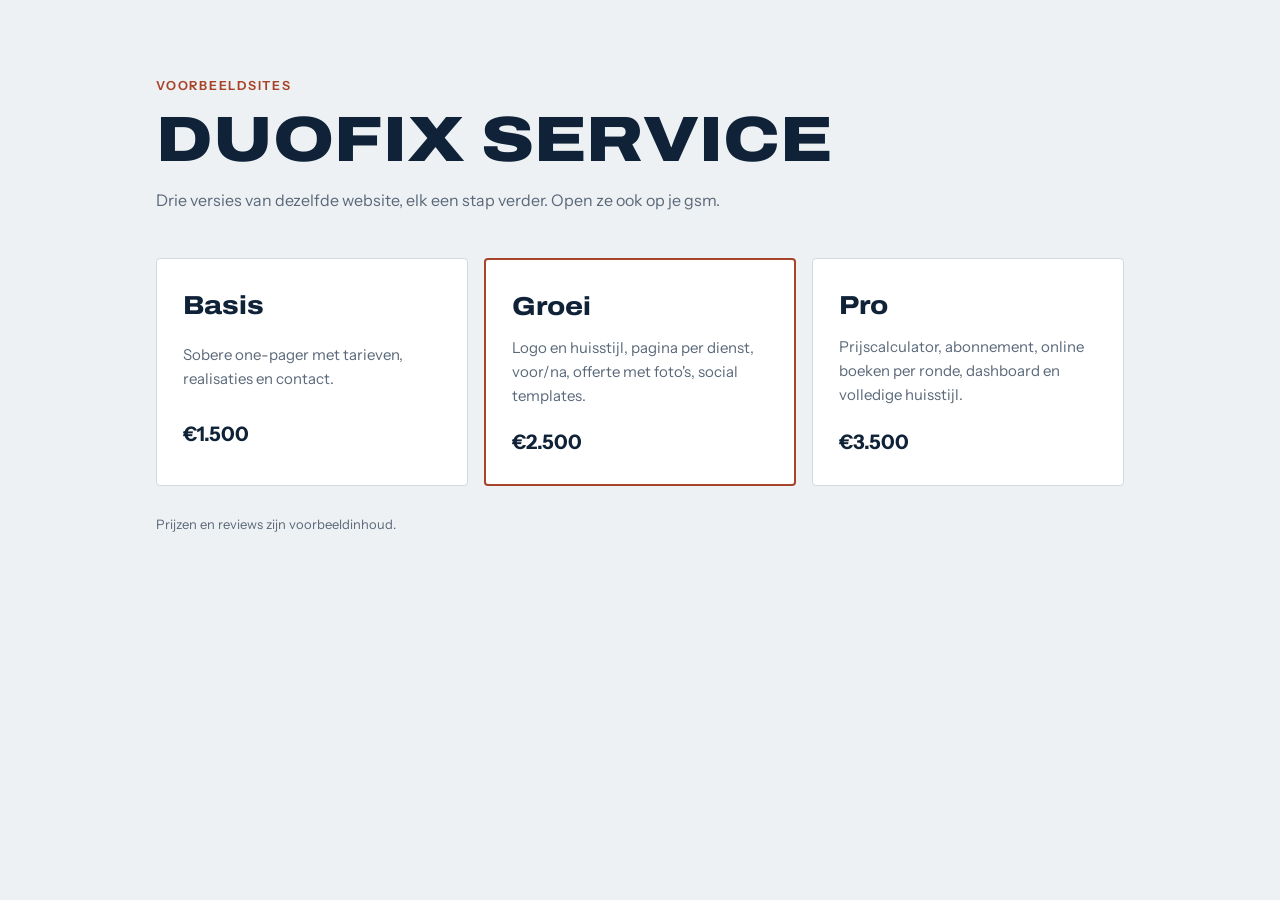
<file: index.html>
<!doctype html>
<html lang="nl">
<head>
<meta charset="utf-8">
<meta name="viewport" content="width=device-width,initial-scale=1,viewport-fit=cover">
<meta name="robots" content="noindex,nofollow">
<style>:root{color-scheme:light;padding-top:env(safe-area-inset-top,0px);padding-bottom:env(safe-area-inset-bottom,0px)}body{margin:0}img{max-width:100%}[hidden]{display:none!important}</style>
<title>DuoFix Service, voorbeeldsites</title>
<link rel="stylesheet" href="https://fonts.googleapis.com/css2?family=Archivo:wdth,wght@62..125,300..900&family=Instrument+Sans:wght@400..700&display=swap">
<style>
:root{--bg:#edf1f3;--s:#fff;--ink:#0f2238;--mu:#5a6879;--li:#d1dae0;--br:#a8432b}
@media (prefers-color-scheme:dark){:root{--bg:#0b131a;--s:#111c26;--ink:#e6edf2;--mu:#93a4b3;--li:#213140;--br:#d0674c;color-scheme:dark}}
*{box-sizing:border-box}body{background:var(--bg);color:var(--ink);font-family:"Instrument Sans",system-ui,sans-serif;line-height:1.6}
.w{max-width:1000px;margin:0 auto;padding:72px max(16px,env(safe-area-inset-left,0px)) 72px max(16px,env(safe-area-inset-right,0px))}
.k{font-size:12.5px;font-weight:650;text-transform:uppercase;letter-spacing:.14em;color:var(--br)}
h1{font-family:Archivo,"Arial Narrow",sans-serif;font-stretch:118%;font-weight:850;text-transform:uppercase;font-size:clamp(36px,6vw,64px);line-height:.95;margin:12px 0 18px}
p{color:var(--mu);max-width:56ch;margin:0}
.g{display:grid;grid-template-columns:repeat(3,1fr);gap:16px;margin-top:44px}
a.c{display:grid;gap:8px;padding:26px;background:var(--s);border:1px solid var(--li);border-radius:4px;text-decoration:none;color:inherit;transition:border-color .15s}
a.c:hover,a.c:focus-visible{border-color:var(--ink)}
a.c b{font-family:Archivo,sans-serif;font-stretch:112%;font-weight:800;font-size:26px}
a.c span{color:var(--mu);font-size:15px}
a.c em{font-style:normal;font-weight:700;font-size:20px;margin-top:10px}
a.c.hot{border:2px solid var(--br)}
small{display:block;margin-top:28px;color:var(--mu);font-size:13px}
@media (max-width:760px){.g{grid-template-columns:1fr}}
</style>
</head>
<body><div class="w">
<span class="k">Voorbeeldsites</span>
<h1>DuoFix Service</h1>
<p>Drie versies van dezelfde website, elk een stap verder. Open ze ook op je gsm.</p>
<div class="g">
<a class="c" href="basis/"><b>Basis</b><span>Sobere one-pager met tarieven, realisaties en contact.</span><em>€1.500</em></a>
<a class="c hot" href="groei/"><b>Groei</b><span>Logo en huisstijl, pagina per dienst, voor/na, offerte met foto's, social templates.</span><em>€2.500</em></a>
<a class="c" href="pro/"><b>Pro</b><span>Prijscalculator, abonnement, online boeken per ronde, dashboard en volledige huisstijl.</span><em>€3.500</em></a>
</div>
<small>Prijzen en reviews zijn voorbeeldinhoud.</small>
</div></body></html>
</file>
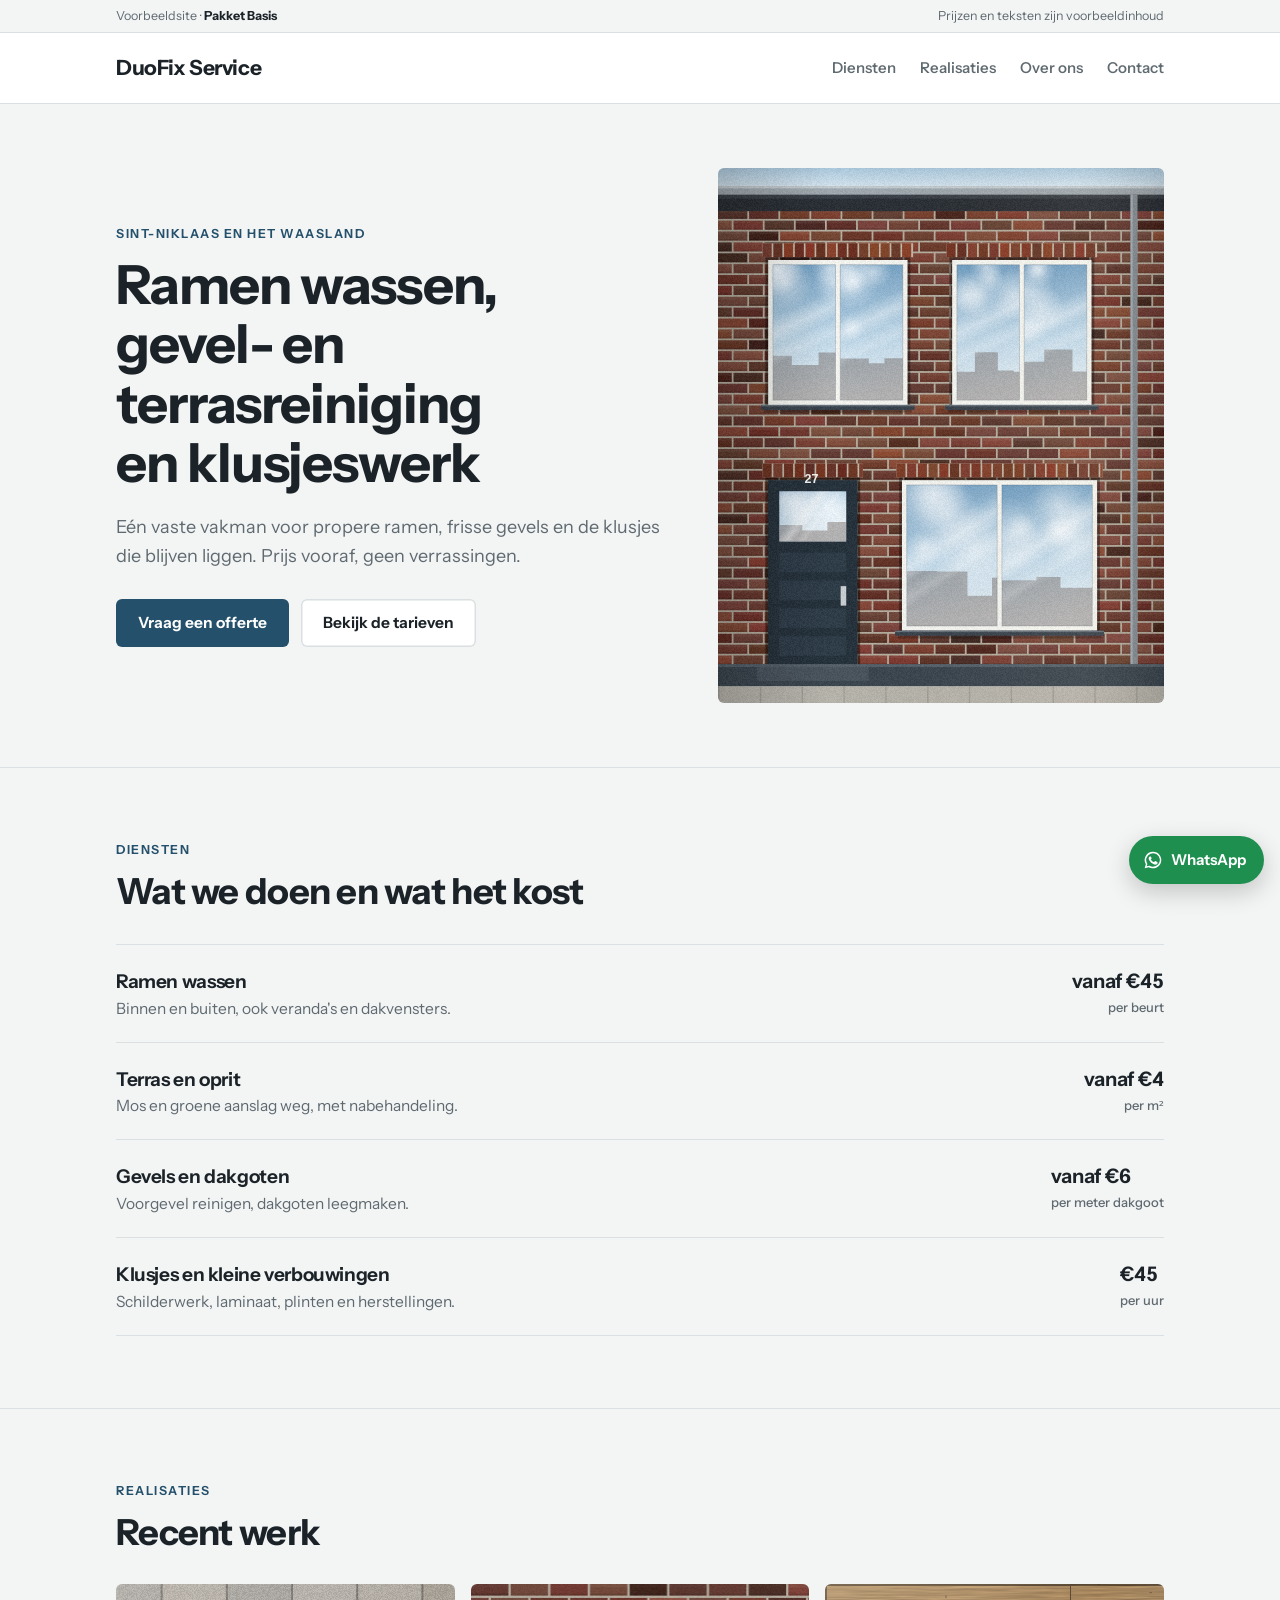
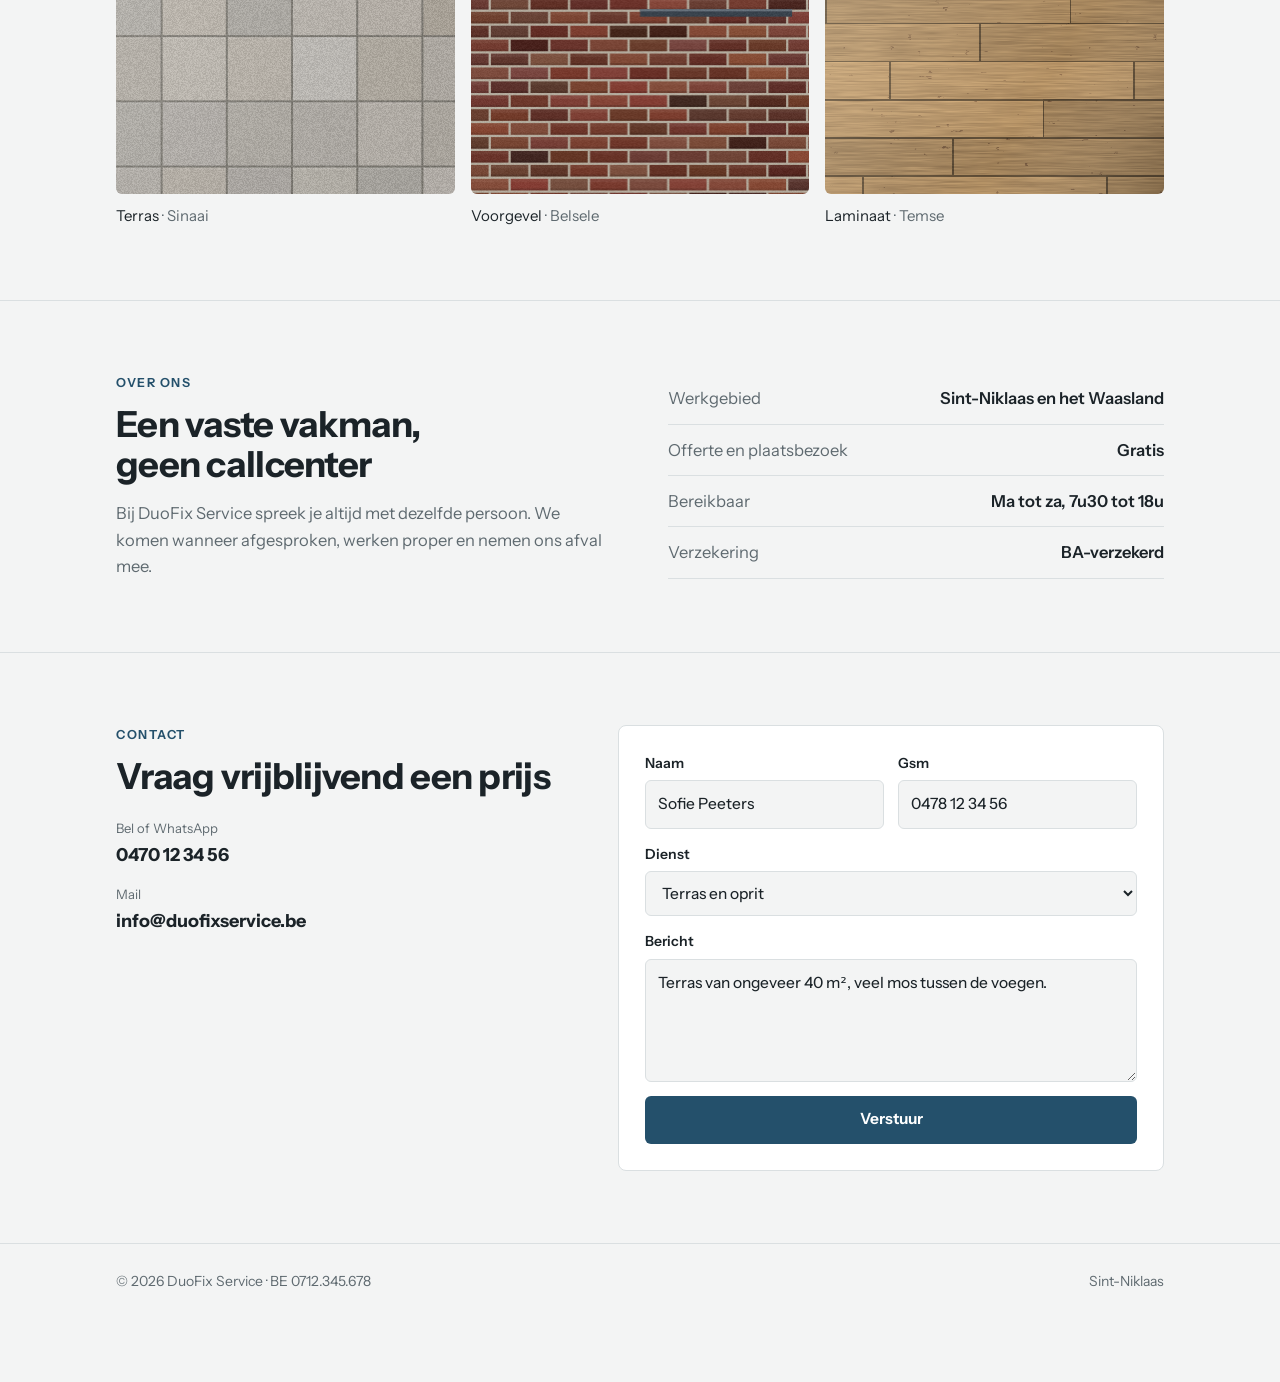
<file: basis/index.html>
<!doctype html>
<html lang="nl">
<head>
<meta charset="utf-8">
<meta name="viewport" content="width=device-width,initial-scale=1,viewport-fit=cover">
<meta name="robots" content="noindex,nofollow">
<style>:root{color-scheme:light;padding-top:env(safe-area-inset-top,0px);padding-bottom:env(safe-area-inset-bottom,0px)}body{margin:0}img{max-width:100%}[hidden]{display:none!important}</style>
<title>DuoFix Service Basis</title>
<meta name="claude:viewport-fit-sides" content="cover">
<link rel="stylesheet" href="https://fonts.googleapis.com/css2?family=Instrument+Sans:wght@400..700&display=swap">
<style>
/* Layout: sobere one-pager zonder huisstijl, tekstlogo, één lettertype, gevelbeeld rechts, tarieven als lijst */
:root{
  --paper:#f3f4f4; --surface:#ffffff; --ink:#1b2328; --muted:#5f6a70; --line:#dadfe1; --accent:#24506b; --accent-fg:#ffffff; --ok:#2c7a4b;
  --font:"Instrument Sans",system-ui,-apple-system,"Segoe UI",sans-serif;
}
@media (prefers-color-scheme: dark){:root:not([data-theme="light"]){
  --paper:#111618; --surface:#171e21; --ink:#e7ecee; --muted:#9aa6ac; --line:#273034; --accent:#7fb1cf; --accent-fg:#0b1a23; --ok:#5bbf86; color-scheme:dark}}
:root[data-theme="dark"]{
  --paper:#111618; --surface:#171e21; --ink:#e7ecee; --muted:#9aa6ac; --line:#273034; --accent:#7fb1cf; --accent-fg:#0b1a23; --ok:#5bbf86; color-scheme:dark}
*{box-sizing:border-box}
html{scroll-behavior:smooth}
@media (prefers-reduced-motion:reduce){html{scroll-behavior:auto}}
body{background:var(--paper);color:var(--ink);font-family:var(--font);font-size:16.5px;line-height:1.6}
.wrap{max-width:1080px;margin:0 auto;padding-left:max(16px,env(safe-area-inset-left,0px));padding-right:max(16px,env(safe-area-inset-right,0px))}
h1,h2,h3{margin:0;text-wrap:balance;letter-spacing:-.02em;line-height:1.1}
h1{font-size:clamp(34px,5vw,54px);font-weight:700}
h2{font-size:clamp(26px,3.4vw,36px);font-weight:700}
h3{font-size:19px;font-weight:650}
p{margin:0}
:focus-visible{outline:2.5px solid var(--accent);outline-offset:2px}
.demo{border-bottom:1px solid var(--line);font-size:12.5px;color:var(--muted)}
.demo .wrap{display:flex;justify-content:space-between;gap:12px;padding-block:6px;flex-wrap:wrap}
.demo b{color:var(--ink)}
header{background:var(--surface);border-bottom:1px solid var(--line)}
header .wrap{display:flex;align-items:center;justify-content:space-between;gap:20px;padding-block:18px;flex-wrap:wrap}
.logo{font-weight:700;font-size:21px;letter-spacing:-.02em;text-decoration:none;color:var(--ink)}
nav{display:flex;gap:24px;flex-wrap:wrap}
nav a{color:var(--muted);text-decoration:none;font-weight:550;font-size:15px}
nav a:hover{color:var(--ink)}
.label{font-size:12.5px;font-weight:650;text-transform:uppercase;letter-spacing:.12em;color:var(--accent);display:block;margin-bottom:12px}
.lead{color:var(--muted);font-size:18px;max-width:54ch}
.btn{display:inline-flex;align-items:center;justify-content:center;min-height:48px;padding:0 22px;border-radius:6px;font:inherit;font-weight:650;font-size:15.5px;text-decoration:none;border:0;cursor:pointer}
.btn.solid{background:var(--accent);color:var(--accent-fg)}
.btn.line{color:var(--ink);box-shadow:inset 0 0 0 1.5px var(--line);background:var(--surface)}
.hero .wrap{display:grid;grid-template-columns:1.1fr .9fr;gap:56px;align-items:center;padding-block:64px}
.hero .lead{margin:20px 0 28px}
.btns{display:flex;gap:12px;flex-wrap:wrap}
.house{aspect-ratio:320/384;max-width:100%;border-radius:6px;overflow:hidden}
.house canvas{width:100%;height:100%;display:block}
section{padding-block:72px;border-top:1px solid var(--line)}
.list{margin-top:32px;border-top:1px solid var(--line)}
.item{display:grid;grid-template-columns:1fr auto;gap:24px;padding-block:20px;border-bottom:1px solid var(--line);align-items:baseline}
.item p{color:var(--muted);font-size:15.5px;margin-top:4px}
.item b{font-size:20px;font-weight:650;white-space:nowrap;font-variant-numeric:tabular-nums}
.item small{display:block;text-align:right;color:var(--muted);font-size:13px;font-weight:500}
.real{display:grid;grid-template-columns:repeat(3,1fr);gap:16px;margin-top:32px}
.real figure{margin:0;min-width:0}
.real canvas{width:100%;aspect-ratio:1/.62;display:block;border-radius:6px;max-width:100%}
.real figcaption{margin-top:10px;font-size:15px}
.real figcaption span{color:var(--muted)}
.about{display:grid;grid-template-columns:1fr 1fr;gap:56px}
.about p{color:var(--muted);margin-top:16px;max-width:58ch}
dl{margin:0}
dl div{display:flex;justify-content:space-between;gap:16px;padding-block:12px;border-bottom:1px solid var(--line)}
dt{color:var(--muted)}
dd{margin:0;font-weight:600;text-align:right}
.contact{display:grid;grid-template-columns:.9fr 1.1fr;gap:56px}
.ci{display:grid;gap:14px;margin-top:22px}
.ci div{display:grid;gap:2px}
.ci span{font-size:13px;color:var(--muted)}
.ci b{font-size:18px;user-select:all}
form{display:grid;grid-template-columns:1fr 1fr;gap:14px;background:var(--surface);border:1px solid var(--line);border-radius:8px;padding:26px}
form .full{grid-column:1/-1}
label{display:grid;gap:6px;font-weight:600;font-size:14px}
input,select,textarea{font:inherit;font-weight:450;font-size:15.5px;padding:11px 12px;border:1px solid var(--line);border-radius:6px;background:var(--paper);color:var(--ink);width:100%}
.ok{grid-column:1/-1;border:1px solid var(--line);border-radius:6px;padding:12px 14px;font-size:15px}
.ok b{color:var(--ok)}
.wa{position:fixed;right:calc(16px + env(safe-area-inset-right,0px));bottom:calc(16px + env(safe-area-inset-bottom,0px));display:flex;align-items:center;gap:8px;background:#1f8f50;color:#fff;border-radius:999px;padding:12px 18px 12px 14px;font-weight:650;font-size:15px;text-decoration:none;box-shadow:0 8px 24px rgba(0,0,0,.2)}
.wa svg{width:20px;height:20px}
footer{border-top:1px solid var(--line);color:var(--muted);font-size:14px}
footer .wrap{display:flex;justify-content:space-between;gap:12px;flex-wrap:wrap;padding-block:26px 90px}
@media (max-width:860px){
  .hero .wrap,.about,.contact{grid-template-columns:1fr}
  .hero .wrap{gap:36px;padding-block:44px}
  .house{max-width:420px}
  .real{grid-template-columns:1fr}
  nav{display:none}
}
@media (max-width:520px){form{grid-template-columns:1fr;padding:18px}}
</style>
</head>
<body>


<div class="demo"><div class="wrap"><span>Voorbeeldsite · <b>Pakket Basis</b></span><span>Prijzen en teksten zijn voorbeeldinhoud</span></div></div>
<header><div class="wrap">
  <a class="logo" href="#top">DuoFix Service</a>
  <nav aria-label="Hoofdmenu"><a href="#diensten">Diensten</a><a href="#realisaties">Realisaties</a><a href="#over">Over ons</a><a href="#contact">Contact</a></nav>
</div></header>

<main id="top">
<div class="hero"><div class="wrap">
  <div>
    <span class="label">Sint-Niklaas en het Waasland</span>
    <h1>Ramen wassen, gevel- en terrasreiniging en klusjeswerk</h1>
    <p class="lead">Eén vaste vakman voor propere ramen, frisse gevels en de klusjes die blijven liggen. Prijs vooraf, geen verrassingen.</p>
    <div class="btns"><a class="btn solid" href="#contact">Vraag een offerte</a><a class="btn line" href="#diensten">Bekijk de tarieven</a></div>
  </div>
  <div class="house"><canvas id="fac" aria-label="Rijwoning met propere ramen"></canvas></div>
</div></div>

<section id="diensten"><div class="wrap">
  <span class="label">Diensten</span>
  <h2>Wat we doen en wat het kost</h2>
  <div class="list">
    <div class="item"><div><h3>Ramen wassen</h3><p>Binnen en buiten, ook veranda's en dakvensters.</p></div><div><b>vanaf €45</b><small>per beurt</small></div></div>
    <div class="item"><div><h3>Terras en oprit</h3><p>Mos en groene aanslag weg, met nabehandeling.</p></div><div><b>vanaf €4</b><small>per m²</small></div></div>
    <div class="item"><div><h3>Gevels en dakgoten</h3><p>Voorgevel reinigen, dakgoten leegmaken.</p></div><div><b>vanaf €6</b><small>per meter dakgoot</small></div></div>
    <div class="item"><div><h3>Klusjes en kleine verbouwingen</h3><p>Schilderwerk, laminaat, plinten en herstellingen.</p></div><div><b>€45</b><small>per uur</small></div></div>
  </div>
</div></section>

<section id="realisaties"><div class="wrap">
  <span class="label">Realisaties</span>
  <h2>Recent werk</h2>
  <div class="real">
    <figure><canvas data-a="terrace"></canvas><figcaption>Terras <span>· Sinaai</span></figcaption></figure>
    <figure><canvas data-a="wall"></canvas><figcaption>Voorgevel <span>· Belsele</span></figcaption></figure>
    <figure><canvas data-a="laminate"></canvas><figcaption>Laminaat <span>· Temse</span></figcaption></figure>
  </div>
</div></section>

<section id="over"><div class="wrap about">
  <div>
    <span class="label">Over ons</span>
    <h2>Een vaste vakman, geen callcenter</h2>
    <p>Bij DuoFix Service spreek je altijd met dezelfde persoon. We komen wanneer afgesproken, werken proper en nemen ons afval mee.</p>
  </div>
  <dl>
    <div><dt>Werkgebied</dt><dd>Sint-Niklaas en het Waasland</dd></div>
    <div><dt>Offerte en plaatsbezoek</dt><dd>Gratis</dd></div>
    <div><dt>Bereikbaar</dt><dd>Ma tot za, 7u30 tot 18u</dd></div>
    <div><dt>Verzekering</dt><dd>BA-verzekerd</dd></div>
  </dl>
</div></section>

<section id="contact"><div class="wrap contact">
  <div>
    <span class="label">Contact</span>
    <h2>Vraag vrijblijvend een prijs</h2>
    <div class="ci">
      <div><span>Bel of WhatsApp</span><b>0470 12 34 56</b></div>
      <div><span>Mail</span><b>info@duofixservice.be</b></div>
    </div>
  </div>
  <form id="f">
    <label for="n">Naam<input id="n" autocomplete="name" required value="Sofie Peeters"></label>
    <label for="t">Gsm<input id="t" autocomplete="tel" required value="0478 12 34 56"></label>
    <label class="full" for="d">Dienst<select id="d"><option>Ramen wassen</option><option selected>Terras en oprit</option><option>Gevels en dakgoten</option><option>Klusjes</option></select></label>
    <label class="full" for="m">Bericht<textarea id="m" rows="4">Terras van ongeveer 40 m², veel mos tussen de voegen.</textarea></label>
    <button class="btn solid full" type="submit">Verstuur</button>
    <div class="ok" id="ok" hidden><b>Verstuurd.</b> We nemen snel contact op. (demo)</div>
  </form>
</div></section>
</main>

<a class="wa" href="https://wa.me/32470123456"><svg viewBox="0 0 24 24" aria-hidden="true"><path fill="currentColor" d="M12 2a10 10 0 00-8.6 15.1L2 22l5-1.3A10 10 0 1012 2zm0 18.2a8.2 8.2 0 01-4.2-1.2l-.3-.2-3 .8.8-2.9-.2-.3A8.2 8.2 0 1112 20.2zm4.5-6.1c-.2-.1-1.5-.7-1.7-.8s-.4-.1-.6.1-.7.8-.8 1-.3.2-.5.1a6.7 6.7 0 01-3.3-2.9c-.2-.4.2-.4.7-1.3.1-.2 0-.3 0-.4l-.8-1.8c-.2-.5-.4-.4-.6-.4h-.5a1 1 0 00-.7.3 3 3 0 00-.9 2.2 5.2 5.2 0 001.1 2.7 11.8 11.8 0 004.5 4c1.7.7 2.3.8 3.2.6a2.7 2.7 0 001.8-1.2 2.2 2.2 0 00.1-1.3c0-.1-.2-.2-.4-.3z"/></svg>WhatsApp</a>
<footer><div class="wrap"><span>© 2026 DuoFix Service · BE 0712.345.678</span><span>Sint-Niklaas</span></div></footer>

<script>
/* Procedurele beelden: gevel, ramen, terras, muur, laminaat. Geen externe foto's nodig. */
const Art = (() => {
  const rng = s => () => { s |= 0; s = s + 0x6D2B79F5 | 0; let t = Math.imul(s ^ s >>> 15, 1 | s); t = t + Math.imul(t ^ t >>> 7, 61 | t) ^ t; return ((t ^ t >>> 14) >>> 0) / 4294967296; };
  function noise(seed) {
    const r = rng(seed), P = new Float32Array(65536);
    for (let i = 0; i < 65536; i++) P[i] = r();
    const g = (x, y) => P[((y & 255) << 8) | (x & 255)], sm = t => t * t * (3 - 2 * t);
    const n = (x, y) => { const xi = Math.floor(x), yi = Math.floor(y), u = sm(x - xi), v = sm(y - yi), a = g(xi, yi), b = g(xi + 1, yi), c = g(xi, yi + 1), d = g(xi + 1, yi + 1); return a + (b - a) * u + (c - a) * v + (a - b - c + d) * u * v; };
    return (x, y, o = 4) => { let t = 0, a = .5, f = 1, m = 0; for (let i = 0; i < o; i++) { t += a * n(x * f, y * f); m += a; a *= .5; f *= 2; } return t / m; };
  }
  const sst = (a, b, x) => { const t = Math.min(1, Math.max(0, (x - a) / (b - a))); return t * t * (3 - 2 * t); };
  function size(cv, ratio, max = 1400) {
    const w = Math.max(200, Math.min(max, Math.round((cv.clientWidth || cv.parentNode.clientWidth || 600) * Math.min(window.devicePixelRatio || 1, 2))));
    cv.width = w; cv.height = Math.round(w * ratio);
    return cv.getContext('2d', { willReadFrequently: true });
  }
  function grain(ctx, w, h, amt, seed) {
    const r = rng(seed), id = ctx.getImageData(0, 0, w, h), d = id.data;
    for (let i = 0; i < d.length; i += 4) { const v = (r() - .5) * amt; d[i] += v; d[i + 1] += v; d[i + 2] += v; }
    ctx.putImageData(id, 0, 0);
  }
  function bricks(ctx, x0, y0, w, h, s, seed) {
    const r = rng(seed);
    ctx.save(); ctx.beginPath(); ctx.rect(x0, y0, w, h); ctx.clip();
    ctx.fillStyle = '#b3ab9d'; ctx.fillRect(x0, y0, w, h);
    const bw = 21 * s, bh = 6.5 * s, m = 1.3 * s; let row = 0;
    for (let y = y0; y < y0 + h; y += bh + m, row++) {
      const off = row % 2 ? (bw + m) / 2 : 0;
      for (let x = x0 - off; x < x0 + w; x += bw + m) {
        const burnt = r() < .1, L = burnt ? 18 + r() * 6 : 26 + r() * 12, H = 6 + r() * 12, S = 30 + r() * 16;
        ctx.fillStyle = `hsl(${H},${S}%,${L}%)`; ctx.fillRect(x, y, bw, bh);
        ctx.fillStyle = `rgba(255,240,230,${r() * .07})`; ctx.fillRect(x, y, bw, bh * .3);
        ctx.fillStyle = `rgba(0,0,0,${.08 + r() * .08})`; ctx.fillRect(x, y + bh * .82, bw, bh * .18);
      }
    }
    ctx.restore();
  }
  function soldier(ctx, x, y, w, s, seed) {
    const r = rng(seed), bw = 6.5 * s, h = 10 * s, m = 1.2 * s;
    ctx.fillStyle = '#bfb5a4'; ctx.fillRect(x, y, w, h);
    for (let px = x; px < x + w - 1; px += bw + m) { ctx.fillStyle = `hsl(${9 + r() * 10},${40 + r() * 15}%,${26 + r() * 10}%)`; ctx.fillRect(px, y, Math.min(bw, x + w - px), h); }
  }
  function glass(ctx, x, y, w, h, seed) {
    const r = rng(seed);
    const g = ctx.createLinearGradient(x, y, x + w * .3, y + h);
    g.addColorStop(0, '#6f9cbf'); g.addColorStop(.55, '#bcd5e6'); g.addColorStop(1, '#e6eff4');
    ctx.fillStyle = g; ctx.fillRect(x, y, w, h);
    ctx.save(); ctx.beginPath(); ctx.rect(x, y, w, h); ctx.clip();
    for (let i = 0; i < 5; i++) { const cx = x + r() * w, cy = y + r() * h * .5, rr = w * (.18 + r() * .3); const cg = ctx.createRadialGradient(cx, cy, 0, cx, cy, rr); cg.addColorStop(0, 'rgba(255,255,255,.5)'); cg.addColorStop(1, 'rgba(255,255,255,0)'); ctx.fillStyle = cg; ctx.fillRect(cx - rr, cy - rr, rr * 2, rr * 2); }
    ctx.fillStyle = 'rgba(70,48,40,.32)'; ctx.beginPath(); ctx.moveTo(x, y + h); let px = x; ctx.lineTo(x, y + h * .8);
    while (px < x + w) { const ww = w * (.22 + r() * .3), hh = h * (.6 + r() * .2); ctx.lineTo(px, y + hh); ctx.lineTo(px + ww, y + hh); px += ww; }
    ctx.lineTo(x + w, y + h); ctx.fill();
    const sg = ctx.createLinearGradient(x, y, x + w, y + h); sg.addColorStop(.32, 'rgba(255,255,255,0)'); sg.addColorStop(.42, 'rgba(255,255,255,.38)'); sg.addColorStop(.5, 'rgba(255,255,255,0)'); sg.addColorStop(.58, 'rgba(255,255,255,.18)'); sg.addColorStop(.62, 'rgba(255,255,255,0)');
    ctx.fillStyle = sg; ctx.fillRect(x, y, w, h); ctx.restore();
  }
  function win(ctx, x, y, w, h, s, seed, out, split = true) {
    const f = 3.4 * s;
    ctx.fillStyle = 'rgba(0,0,0,.4)'; ctx.fillRect(x - 2 * s, y - 2 * s, w + 4 * s, h + 3 * s);
    ctx.fillStyle = '#f2f3ef'; ctx.fillRect(x, y, w, h);
    const pw = split ? (w - 3 * f) / 2 : w - 2 * f;
    const panes = split ? [[x + f, y + f, pw, h - 2 * f], [x + 2 * f + pw, y + f, pw, h - 2 * f]] : [[x + f, y + f, pw, h - 2 * f]];
    panes.forEach((p, i) => { glass(ctx, ...p, seed + i * 7); ctx.strokeStyle = 'rgba(0,0,0,.15)'; ctx.lineWidth = Math.max(1, s * .4); ctx.strokeRect(p[0], p[1], p[2], p[3]); out && out.push(p); });
    ctx.fillStyle = '#39434d'; ctx.fillRect(x - 5 * s, y + h, w + 10 * s, 3.6 * s);
    ctx.fillStyle = '#66717b'; ctx.fillRect(x - 5 * s, y + h, w + 10 * s, 1 * s);
    ctx.fillStyle = 'rgba(0,0,0,.25)'; ctx.fillRect(x - 3 * s, y + h + 3.6 * s, w + 6 * s, 2 * s);
  }
  /* Vlaamse rijwoning, 320 x 384 ontwerp-eenheden */
  function facade(cv, seed = 3) {
    const ctx = size(cv, 1.2), W = cv.width, H = cv.height, s = W / 320, out = [];
    const sky = ctx.createLinearGradient(0, 0, 0, 16 * s); sky.addColorStop(0, '#a9c6da'); sky.addColorStop(1, '#d9e6ee');
    ctx.fillStyle = sky; ctx.fillRect(0, 0, W, 16 * s);
    bricks(ctx, 0, 30 * s, W, 330 * s, s, seed);
    ctx.fillStyle = '#2b3036'; ctx.fillRect(0, 19 * s, W, 12 * s);
    ctx.fillStyle = '#3a4047'; ctx.fillRect(0, 19 * s, W, 3 * s);
    ctx.fillStyle = '#9ea7ad'; ctx.fillRect(0, 13 * s, W, 6 * s);
    ctx.fillStyle = '#c3cacf'; ctx.fillRect(0, 13 * s, W, 1.6 * s);
    ctx.fillStyle = '#868f96'; ctx.fillRect(296 * s, 19 * s, 5 * s, 342 * s);
    ctx.fillStyle = '#a6aeb4'; ctx.fillRect(296 * s, 19 * s, 1.5 * s, 342 * s);
    [[36, 66, 100, 104], [168, 66, 100, 104]].forEach(([x, y, w, h], i) => { soldier(ctx, (x - 4) * s, (y - 12) * s, (w + 8) * s, s, seed + 20 + i); win(ctx, x * s, y * s, w * s, h * s, s, seed + 40 + i * 13, out); });
    soldier(ctx, 128 * s, 212 * s, 148 * s, s, seed + 30);
    win(ctx, 132 * s, 224 * s, 140 * s, 108 * s, s, seed + 70, out, true);
    soldier(ctx, 32 * s, 212 * s, 72 * s, s, seed + 31);
    ctx.fillStyle = 'rgba(0,0,0,.45)'; ctx.fillRect(34 * s, 222 * s, 68 * s, 138 * s);
    ctx.fillStyle = '#26323c'; ctx.fillRect(36 * s, 224 * s, 64 * s, 136 * s);
    ctx.fillStyle = '#2f3d49'; for (let i = 0; i < 4; i++) ctx.fillRect(44 * s, (276 + i * 20) * s, 48 * s, 14 * s);
    glass(ctx, 44 * s, 232 * s, 48 * s, 36 * s, seed + 90); out.push([44 * s, 232 * s, 48 * s, 36 * s]);
    ctx.fillStyle = '#c7ccd0'; ctx.fillRect(88 * s, 300 * s, 4 * s, 14 * s);
    ctx.fillStyle = '#f2f3ef'; ctx.font = `600 ${9 * s}px sans-serif`; ctx.fillText('27', 62 * s, 228 * s - 2 * s);
    ctx.fillStyle = '#3c464f'; ctx.fillRect(0, 356 * s, W, 16 * s);
    ctx.fillStyle = '#56616a'; ctx.fillRect(0, 356 * s, W, 2 * s);
    ctx.fillStyle = '#4a545d'; ctx.fillRect(28 * s, 358 * s, 80 * s, 10 * s);
    ctx.fillStyle = '#b5b2aa'; ctx.fillRect(0, 372 * s, W, 12 * s);
    ctx.fillStyle = 'rgba(0,0,0,.12)'; for (let x = 0; x < 320; x += 30) ctx.fillRect(x * s, 372 * s, 1 * s, 12 * s);
    const sh = ctx.createLinearGradient(0, 0, W, 0); sh.addColorStop(0, 'rgba(0,0,0,.18)'); sh.addColorStop(.25, 'rgba(0,0,0,0)'); sh.addColorStop(.8, 'rgba(255,230,200,.05)'); sh.addColorStop(1, 'rgba(0,0,0,.12)');
    ctx.fillStyle = sh; ctx.fillRect(0, 0, W, H);
    grain(ctx, W, H, 14, seed + 99);
    return out;
  }
  /* Vuile film over glasvlakken, op een aparte canvas */
  function grime(cv, rects, seed = 5) {
    const ctx = cv.getContext('2d', { willReadFrequently: true }), n = noise(seed), r = rng(seed), W = cv.width;
    ctx.clearRect(0, 0, cv.width, cv.height);
    const k = 600 / W;
    rects.forEach(([x, y, w, h]) => {
      x = Math.round(x); y = Math.round(y); w = Math.round(w); h = Math.round(h);
      const id = ctx.createImageData(w, h), d = id.data;
      for (let j = 0; j < h; j++) for (let i = 0; i < w; i++) {
        const X = (x + i) * k, Y = (y + j) * k, a = n(X * .035, Y * .035), drip = n(X * .16, Y * .012, 3), o = (j * w + i) * 4;
        const al = .5 + .38 * a + sst(.58, .75, drip) * .3 + (j / h) * .12;
        d[o] = 118 + a * 30; d[o + 1] = 110 + a * 24; d[o + 2] = 88 + a * 14; d[o + 3] = Math.min(235, al * 255);
      }
      ctx.putImageData(id, x, y);
      for (let i = 0; i < w * h / 900; i++) { ctx.fillStyle = `rgba(90,78,60,${.25 + r() * .4})`; ctx.beginPath(); ctx.arc(x + r() * w, y + r() * h, (.5 + r() * 1.6) * W / 600, 0, 7); ctx.fill(); }
    });
  }
  function wiper(cv, rects, onProgress) {
    const ctx = cv.getContext('2d', { willReadFrequently: true });
    let last = null, down = false;
    const pts = []; rects.forEach(([x, y, w, h]) => { for (let j = y + 4; j < y + h; j += 8) for (let i = x + 4; i < x + w; i += 8) pts.push([i | 0, j | 0]); });
    const id0 = ctx.getImageData(0, 0, cv.width, cv.height).data;
    const base = pts.filter(([i, j]) => id0[(j * cv.width + i) * 4 + 3] > 40).length || 1;
    const measure = () => { const d = ctx.getImageData(0, 0, cv.width, cv.height).data; const left = pts.filter(([i, j]) => d[(j * cv.width + i) * 4 + 3] > 40).length; onProgress && onProgress(Math.round(100 * (1 - left / base))); };
    const pos = e => { const b = cv.getBoundingClientRect(); return [(e.clientX - b.left) * cv.width / b.width, (e.clientY - b.top) * cv.height / b.height]; };
    const stroke = (a, b) => { ctx.save(); ctx.globalCompositeOperation = 'destination-out'; ctx.lineCap = 'round'; ctx.lineJoin = 'round'; ctx.lineWidth = cv.width * .075; ctx.beginPath(); ctx.moveTo(a[0], a[1]); ctx.lineTo(b[0], b[1]); ctx.stroke(); ctx.restore(); };
    let t = 0;
    cv.addEventListener('pointerdown', e => { down = true; last = pos(e); cv.setPointerCapture(e.pointerId); stroke(last, last); });
    cv.addEventListener('pointermove', e => { if (!down) return; const p = pos(e); stroke(last, p); last = p; if (++t % 6 === 0) measure(); });
    const up = () => { if (down) { down = false; measure(); } };
    cv.addEventListener('pointerup', up); cv.addEventListener('pointercancel', up);
    return { stroke, measure };
  }
  function autoWipe(api, rect, cv) {
    const [x, y, w, h] = rect, path = [];
    for (let k = 0; k <= 3; k++) { const yy = y + h * (.15 + k * .22); path.push(k % 2 ? [x + w * .9, yy] : [x + w * .1, yy], k % 2 ? [x + w * .1, yy] : [x + w * .9, yy]); }
    if (matchMedia('(prefers-reduced-motion: reduce)').matches) { for (let i = 1; i < path.length; i++) api.stroke(path[i - 1], path[i]); api.measure(); return; }
    let i = 0, f = 0, prev = path[0];
    const step = () => { const a = path[i], b = path[i + 1]; if (!b) { api.measure(); return; } f += .06; const p = [a[0] + (b[0] - a[0]) * Math.min(f, 1), a[1] + (b[1] - a[1]) * Math.min(f, 1)]; api.stroke(prev, p); prev = p; if (f >= 1) { f = 0; i++; } requestAnimationFrame(step); };
    setTimeout(() => requestAnimationFrame(step), 500);
  }
  /* Terras in betontegels 60x60 */
  function terrace(cv, dirty, seed = 11) {
    const ctx = size(cv, .62, 1100), W = cv.width, H = cv.height, r = rng(seed), n = noise(seed);
    const T = W / 5.2, jw = Math.max(2, T * .03), ox = -T * .3, oy = -T * .2;
    ctx.fillStyle = '#7d7a73'; ctx.fillRect(0, 0, W, H);
    for (let y = oy; y < H; y += T) for (let x = ox; x < W; x += T) { const L = 64 + r() * 9; ctx.fillStyle = `hsl(36,${5 + r() * 5}%,${L}%)`; ctx.fillRect(x + jw / 2, y + jw / 2, T - jw, T - jw); ctx.fillStyle = 'rgba(255,255,255,.08)'; ctx.fillRect(x + jw / 2, y + jw / 2, T - jw, jw); }
    const id = ctx.getImageData(0, 0, W, H), d = id.data, k = 900 / W;
    for (let j = 0; j < H; j++) for (let i = 0; i < W; i++) {
      const o = (j * W + i) * 4, X = i * k, Y = j * k, sp = (r() - .5) * 26;
      d[o] += sp; d[o + 1] += sp; d[o + 2] += sp;
      if (!dirty) continue;
      const mx = ((i - ox) % T + T) % T, my = ((j - oy) % T + T) % T, dj = Math.min(mx, T - mx, my, T - my);
      const stain = sst(.38, .72, n(X * .012, Y * .012)), moss = sst(jw * (1.2 + 2.6 * n(X * .03 + 7, Y * .03)), 0, dj) * sst(.25, .6, n(X * .06, Y * .06)) * .85, lich = sst(.7, .78, n(X * .05 + 50, Y * .05));
      const a = Math.min(1, stain * .7 + .18);
      d[o] = d[o] * (1 - a) + 62 * a; d[o + 1] = d[o + 1] * (1 - a) + 66 * a; d[o + 2] = d[o + 2] * (1 - a) + 48 * a;
      if (moss > .05) { d[o] = d[o] * (1 - moss) + 66 * moss; d[o + 1] = d[o + 1] * (1 - moss) + 84 * moss; d[o + 2] = d[o + 2] * (1 - moss) + 36 * moss; }
      if (lich > .1) { d[o] = d[o] * (1 - lich * .6) + 170 * lich * .6; d[o + 1] = d[o + 1] * (1 - lich * .6) + 168 * lich * .6; d[o + 2] = d[o + 2] * (1 - lich * .6) + 140 * lich * .6; }
    }
    ctx.putImageData(id, 0, 0);
    if (!dirty) { const g = ctx.createLinearGradient(0, 0, W, H); g.addColorStop(0, 'rgba(255,255,255,.08)'); g.addColorStop(1, 'rgba(0,0,0,.05)'); ctx.fillStyle = g; ctx.fillRect(0, 0, W, H); }
  }
  /* Gevel close-up met groene aanslag */
  function wall(cv, dirty, seed = 21) {
    const ctx = size(cv, .62, 1100), W = cv.width, H = cv.height, s = W / 190, n = noise(seed);
    bricks(ctx, 0, 0, W, H, s, seed);
    ctx.fillStyle = '#39434d'; ctx.fillRect(W * .5, H * .12, W * .45, 4.2 * s); ctx.fillStyle = '#66717b'; ctx.fillRect(W * .5, H * .12, W * .45, 1.2 * s);
    if (dirty) {
      const id = ctx.getImageData(0, 0, W, H), d = id.data, k = 900 / W;
      for (let j = 0; j < H; j++) for (let i = 0; i < W; i++) {
        const o = (j * W + i) * 4, X = i * k, Y = j * k;
        const streak = sst(.5, .85, n(X * .025, Y * .004, 3)) * (j > H * .14 ? 1 : .3), algae = sst(.5, .8, n(X * .01 + 9, Y * .01)) * (1 - j / H * .4), soot = sst(.55, .8, n(X * .02 + 30, Y * .02)) * .5;
        const g = Math.min(.8, algae * .6 + streak * .45 + .08);
        d[o] = d[o] * (1 - g) + 58 * g; d[o + 1] = d[o + 1] * (1 - g) + 82 * g; d[o + 2] = d[o + 2] * (1 - g) + 38 * g;
        d[o] *= 1 - soot * .5; d[o + 1] *= 1 - soot * .5; d[o + 2] *= 1 - soot * .5;
      }
      ctx.putImageData(id, 0, 0);
    }
    grain(ctx, W, H, 12, seed + 5);
  }
  /* Laminaat eik */
  function laminate(cv, seed = 31) {
    const ctx = size(cv, .62, 1100), W = cv.width, H = cv.height, r = rng(seed), n = noise(seed);
    const ph = H / 5.5, pl = W * .72;
    const id = ctx.createImageData(W, H), d = id.data, k = 900 / W;
    const tone = []; for (let i = 0; i < 80; i++) tone.push([.92 + r() * .16, r() * 1000]);
    for (let j = 0; j < H; j++) {
      const row = Math.floor(j / ph), off = (row * 0.37 % 1) * pl, yj = j - row * ph;
      for (let i = 0; i < W; i++) {
        const col = Math.floor((i + off) / pl), t = tone[(row * 7 + col) % 80], X = i * k, Y = j * k;
        const grainv = n((X + t[1]) * .012, Y * .35, 3), knot = sst(.78, .86, n(X * .04 + t[1], Y * .09));
        let R = 196 * t[0] - grainv * 52 - knot * 40, G = 160 * t[0] - grainv * 46 - knot * 38, B = 112 * t[0] - grainv * 34 - knot * 26;
        const ex = (i + off) % pl;
        if (yj < 1.6 || ex < 1.6) { R *= .55; G *= .55; B *= .55; } else if (yj < 4) { R *= 1.05; G *= 1.05; B *= 1.05; }
        const o = (j * W + i) * 4; d[o] = R; d[o + 1] = G; d[o + 2] = B; d[o + 3] = 255;
      }
    }
    ctx.putImageData(id, 0, 0);
    const g = ctx.createLinearGradient(0, 0, W, H); g.addColorStop(0, 'rgba(255,245,225,.18)'); g.addColorStop(.6, 'rgba(255,255,255,0)'); g.addColorStop(1, 'rgba(0,0,0,.18)'); ctx.fillStyle = g; ctx.fillRect(0, 0, W, H);
  }
  /* Raam close-up: kader + glas, optioneel vuil */
  function pane(cv, dirty, seed = 41) {
    const ctx = size(cv, .62, 1100), W = cv.width, H = cv.height, s = W / 190, out = [];
    bricks(ctx, 0, 0, W, H, s, seed);
    soldier(ctx, 22 * s, 4 * s, 146 * s, s, seed + 2);
    win(ctx, 26 * s, 16 * s, 138 * s, 92 * s, s, seed + 3, out);
    grain(ctx, W, H, 10, seed + 4);
    if (dirty) { const c2 = document.createElement('canvas'); c2.width = W; c2.height = H; grime(c2, out, seed + 9); ctx.drawImage(c2, 0, 0); }
  }
  return { facade, grime, wiper, autoWipe, terrace, wall, laminate, pane, size };
})();

Art.facade(document.getElementById('fac'));
document.querySelectorAll('[data-a]').forEach((c,i)=>{const k=c.dataset.a;k==='terrace'?Art.terrace(c,false,12):k==='wall'?Art.wall(c,false,22):Art.laminate(c,32)});
document.getElementById('f').addEventListener('submit',e=>{e.preventDefault();document.getElementById('ok').hidden=false});
</script>

</body>
</html>
</file>
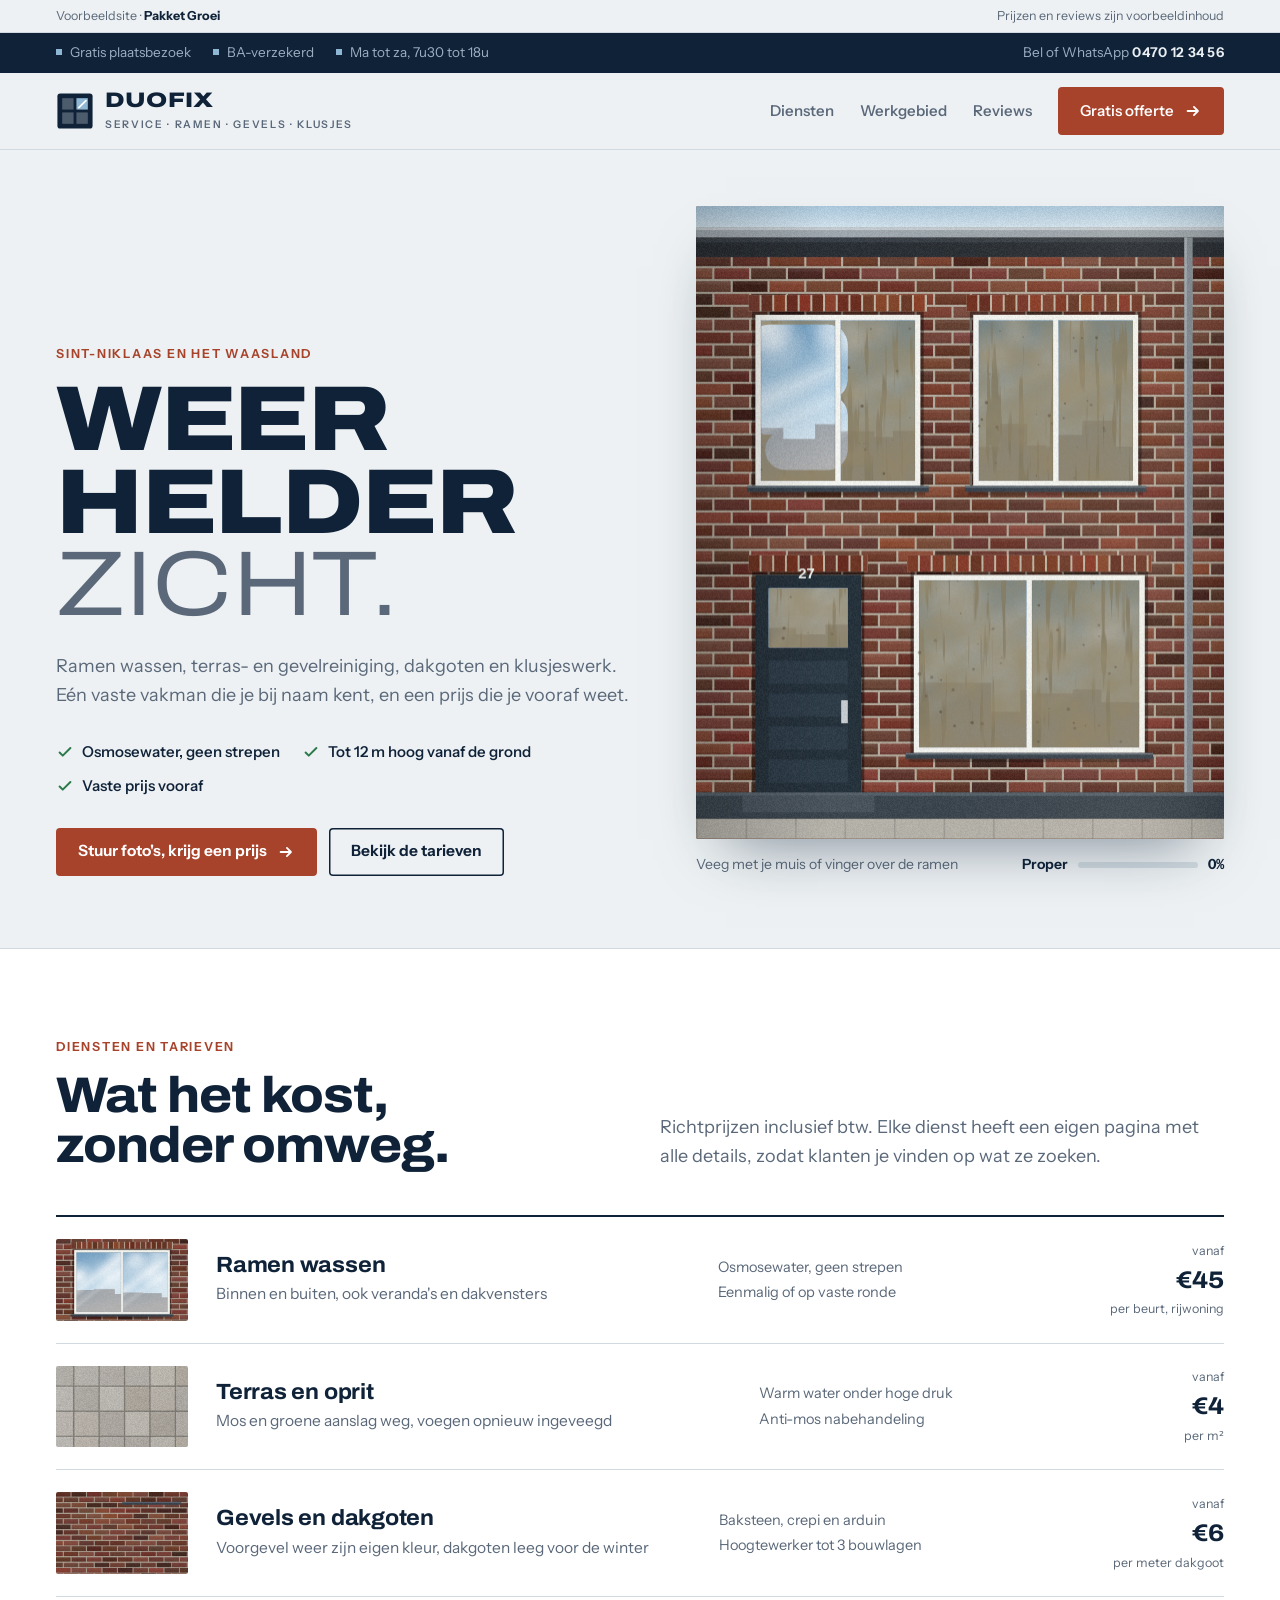
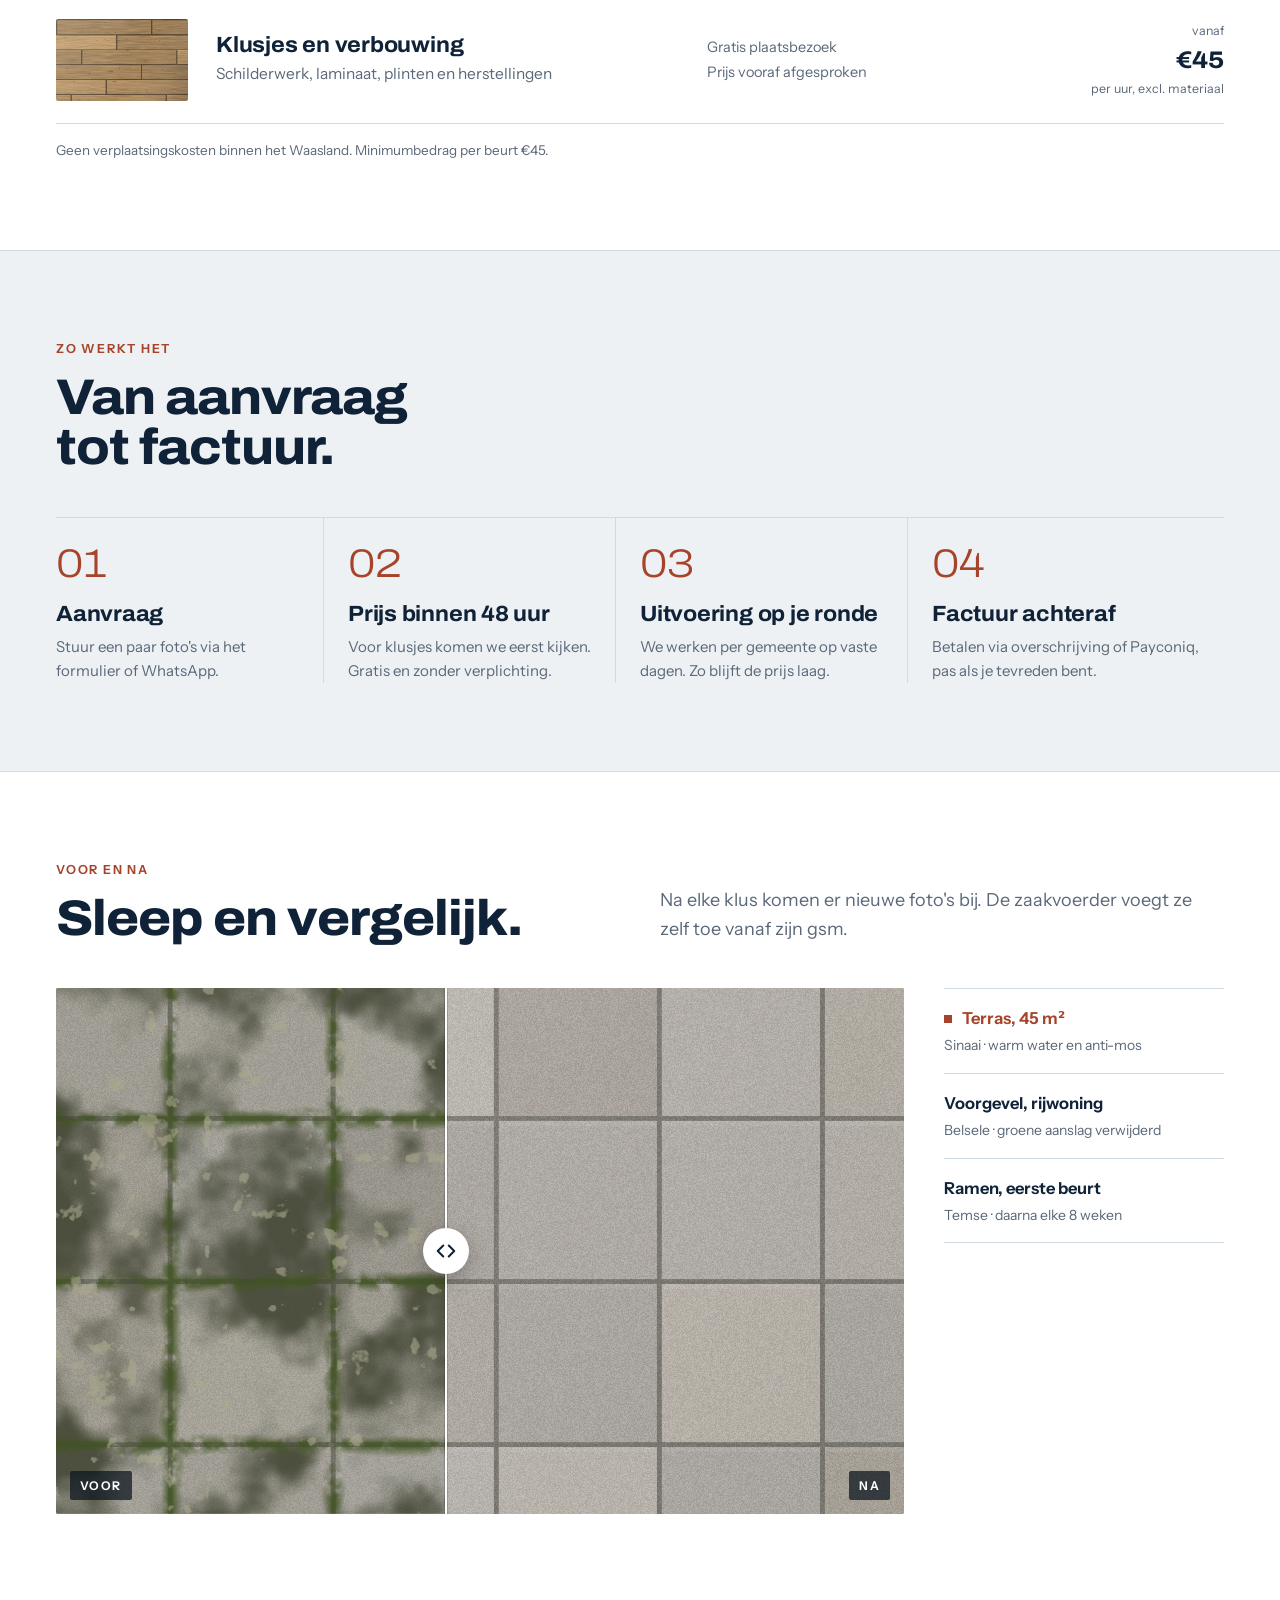
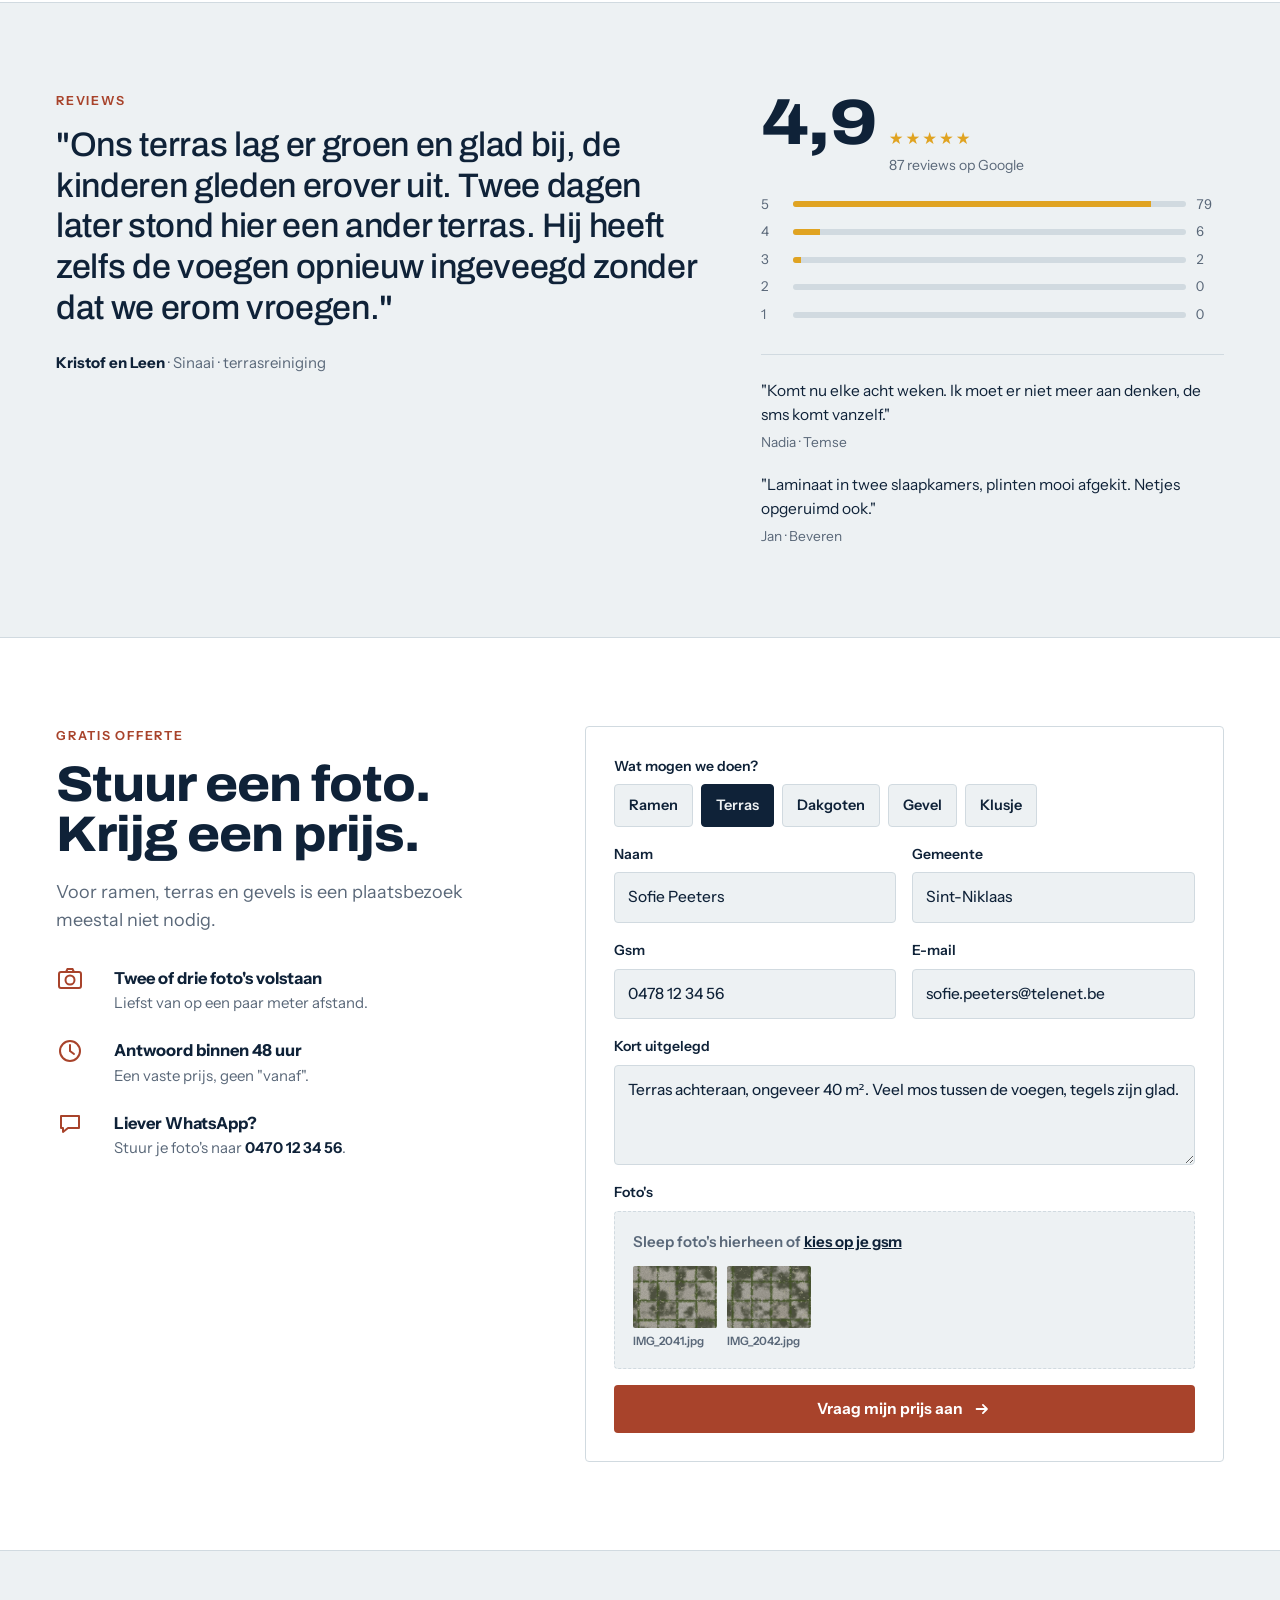
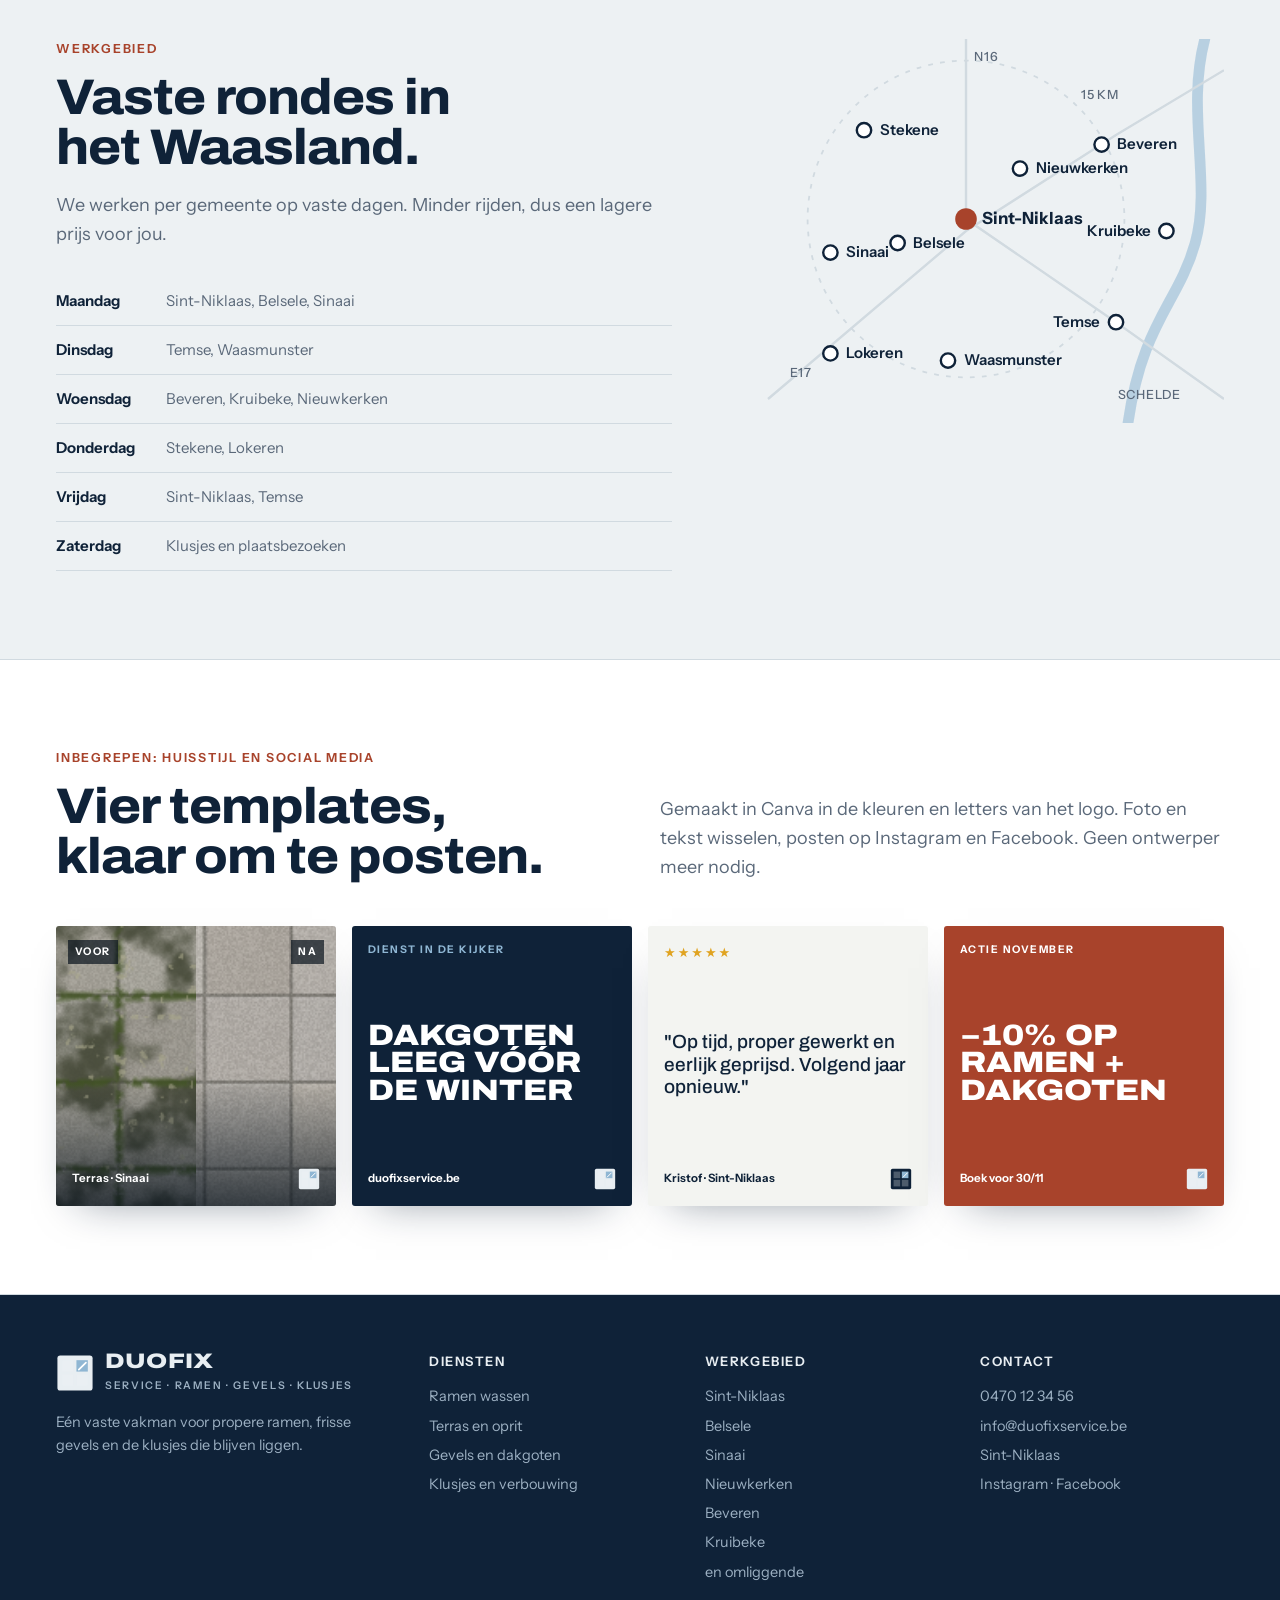
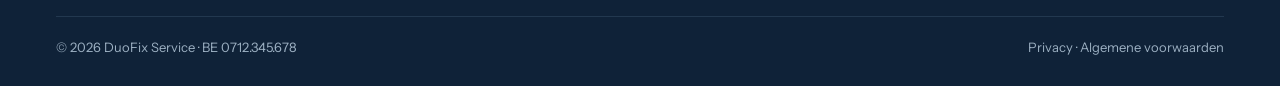
<file: groei/index.html>
<!doctype html>
<html lang="nl">
<head>
<meta charset="utf-8">
<meta name="viewport" content="width=device-width,initial-scale=1,viewport-fit=cover">
<meta name="robots" content="noindex,nofollow">
<style>:root{color-scheme:light;padding-top:env(safe-area-inset-top,0px);padding-bottom:env(safe-area-inset-bottom,0px)}body{margin:0}img{max-width:100%}[hidden]{display:none!important}</style>
<title>DuoFix Service Groei</title>
<meta name="claude:viewport-fit-sides" content="cover">
<link rel="preconnect" href="https://fonts.googleapis.com">
<link rel="stylesheet" href="https://fonts.googleapis.com/css2?family=Archivo:wdth,wght@62..125,300..900&family=Instrument+Sans:wght@400..700&display=swap">
<style>/* Layout: bestelwagen-belettering als typografie (breed, kapitalen), Vlaamse rijwoning als hoofdbeeld, prijslijst zoals een vakman ze hanteert, rondes per gemeente */
:root{
  --paper:#edf1f3; --surface:#ffffff; --ink:#0f2238; --muted:#5a6879; --line:#d1dae0;
  --sky:#8fb6d3; --brick:#a8432b; --brick-fg:#ffffff; --band:#0f2238; --band-fg:#e8eef2; --band-muted:#9cb0c2; --band-line:#22384f;
  --ok:#2c7a4b; --warn:#b07b12;
  --display:"Archivo","Arial Narrow",system-ui,sans-serif;
  --body:"Instrument Sans",system-ui,-apple-system,"Segoe UI",sans-serif;
}
@media (prefers-color-scheme: dark){:root:not([data-theme="light"]){
  --paper:#0b131a; --surface:#111c26; --ink:#e6edf2; --muted:#93a4b3; --line:#213140;
  --sky:#6c9cc1; --brick:#d0674c; --brick-fg:#1a0703; --band:#070e15; --band-fg:#e6edf2; --band-muted:#8296a9; --band-line:#1a2a3a;
  --ok:#5bbf86; --warn:#e0a83a; color-scheme:dark}}
:root[data-theme="dark"]{
  --paper:#0b131a; --surface:#111c26; --ink:#e6edf2; --muted:#93a4b3; --line:#213140;
  --sky:#6c9cc1; --brick:#d0674c; --brick-fg:#1a0703; --band:#070e15; --band-fg:#e6edf2; --band-muted:#8296a9; --band-line:#1a2a3a;
  --ok:#5bbf86; --warn:#e0a83a; color-scheme:dark}
*{box-sizing:border-box}
html{scroll-behavior:smooth;scroll-padding-top:90px}
@media (prefers-reduced-motion:reduce){html{scroll-behavior:auto}}
body{background:var(--paper);color:var(--ink);font-family:var(--body);font-size:16.5px;line-height:1.6;-webkit-font-smoothing:antialiased}
body::before{content:"";position:fixed;inset:0 0 auto;height:env(safe-area-inset-top,0px);z-index:30;background:var(--band)}
.wrap{max-width:1200px;margin:0 auto;padding-left:max(16px,env(safe-area-inset-left,0px));padding-right:max(16px,env(safe-area-inset-right,0px))}
h1,h2,h3,h4{margin:0;text-wrap:balance}
h1{font-family:var(--display);font-stretch:118%;font-weight:850;text-transform:uppercase;font-size:clamp(42px,7.2vw,92px);line-height:.9;letter-spacing:-.015em}
h2{font-family:var(--display);font-stretch:108%;font-weight:780;font-size:clamp(30px,4.2vw,50px);line-height:1;letter-spacing:-.02em}
h3{font-family:var(--display);font-stretch:105%;font-weight:720;font-size:22px;line-height:1.15;letter-spacing:-.01em}
p{margin:0}
a{color:inherit}
:focus-visible{outline:2.5px solid var(--sky);outline-offset:2px}
.kicker{font-size:12.5px;font-weight:650;text-transform:uppercase;letter-spacing:.14em;color:var(--brick);margin-bottom:14px;display:block}
.lead{color:var(--muted);font-size:18px;max-width:58ch}
.num{font-variant-numeric:tabular-nums}
.demo{background:var(--paper);border-bottom:1px solid var(--line);font-size:12.5px;color:var(--muted)}
.demo .wrap{display:flex;justify-content:space-between;gap:12px;padding-block:6px;flex-wrap:wrap}
.demo b{color:var(--ink)}
.util{background:var(--band);color:var(--band-muted);font-size:13.5px}
.util .wrap{display:flex;justify-content:space-between;align-items:center;gap:16px;padding-block:9px;flex-wrap:wrap}
.util ul{display:flex;gap:22px;list-style:none;margin:0;padding:0;flex-wrap:wrap}
.util li::before{content:"";display:inline-block;width:6px;height:6px;background:var(--sky);margin-right:8px;vertical-align:2px}
.util .tel{color:var(--band-fg);font-weight:650;letter-spacing:.02em;user-select:all}
.nav{position:sticky;top:env(safe-area-inset-top,0px);z-index:20;background:color-mix(in srgb,var(--paper) 92%,transparent);backdrop-filter:saturate(1.4) blur(10px);-webkit-backdrop-filter:saturate(1.4) blur(10px);border-bottom:1px solid var(--line)}
.nav .wrap{display:flex;align-items:center;justify-content:space-between;gap:20px;padding-block:14px}
.logo{display:flex;align-items:center;gap:11px;text-decoration:none;color:var(--ink)}
.logo svg{width:38px;height:38px;flex:none}
.logo b{font-family:var(--display);font-stretch:125%;font-weight:850;font-size:21px;letter-spacing:.01em;text-transform:uppercase;line-height:1}
.logo small{display:block;font-size:10.5px;letter-spacing:.16em;text-transform:uppercase;color:var(--muted);margin-top:3px;font-weight:600}
.links{display:flex;gap:26px;align-items:center}
.links a{text-decoration:none;font-weight:550;font-size:15px;color:var(--muted)}
.links a:hover,.links a[aria-current="page"]{color:var(--ink)}
.btn{display:inline-flex;align-items:center;justify-content:center;gap:10px;min-height:48px;padding:0 22px;border-radius:4px;font:inherit;font-weight:650;font-size:15.5px;text-decoration:none;border:0;cursor:pointer;transition:transform .15s ease,background .15s ease}
.btn:active{transform:translateY(1px)}
.btn.brick{background:var(--brick);color:var(--brick-fg)}
.btn.ink{background:var(--ink);color:var(--paper)}
.btn.ghost{background:transparent;color:var(--ink);box-shadow:inset 0 0 0 1.5px var(--ink)}
.btn svg{width:18px;height:18px}
/* hero */
.hero .wrap{display:grid;grid-template-columns:1.05fr .95fr;gap:56px;align-items:end;padding-block:56px 72px}
.hero h1 .thin{display:block;font-weight:350;font-stretch:118%;color:var(--muted)}
.hero .lead{margin:26px 0 30px}
.checks{display:flex;flex-wrap:wrap;gap:10px 22px;margin:0 0 30px;padding:0;list-style:none;font-weight:550;font-size:15px}
.checks li{display:flex;gap:8px;align-items:center}
.checks svg{width:18px;height:18px;color:var(--ok);flex:none}
.cta{display:flex;gap:12px;flex-wrap:wrap}
.house{position:relative;max-width:100%}
.house .frame{position:relative;aspect-ratio:320/384;max-width:100%;background:#7a5a4c;overflow:hidden;border-radius:2px;box-shadow:0 30px 60px -30px rgba(15,34,56,.55)}
.house canvas{position:absolute;inset:0;width:100%;height:100%;display:block}
.house canvas.grime{cursor:crosshair;touch-action:none}
.house figcaption{display:flex;justify-content:space-between;align-items:center;gap:16px;margin-top:14px;font-size:14px;color:var(--muted);flex-wrap:wrap}
.meter{display:flex;align-items:center;gap:10px;font-weight:650;color:var(--ink)}
.meter i{display:block;width:120px;height:6px;background:var(--line);border-radius:3px;overflow:hidden}
.meter i span{display:block;height:100%;width:0;background:var(--ok);transition:width .3s ease}
.done-msg{color:var(--ok);font-weight:650}
section{padding-block:88px}
.alt{background:var(--surface);border-block:1px solid var(--line)}
.head{display:grid;grid-template-columns:1fr 1fr;gap:40px;align-items:end;margin-bottom:44px}
/* prijslijst */
.tarief{border-top:2px solid var(--ink)}
.trow{display:grid;grid-template-columns:132px 1.3fr 1fr auto;gap:28px;align-items:center;padding-block:22px;border-bottom:1px solid var(--line);text-decoration:none;color:inherit}
.trow:hover h3{text-decoration:underline;text-decoration-thickness:2px;text-underline-offset:4px}
.trow canvas{width:132px;aspect-ratio:1/.62;display:block;border-radius:2px;max-width:100%}
.trow p{color:var(--muted);font-size:15.5px;margin-top:4px}
.trow ul{list-style:none;margin:0;padding:0;font-size:14.5px;color:var(--muted);display:grid;gap:2px}
.price{text-align:right;white-space:nowrap}
.price small{display:block;font-size:12.5px;color:var(--muted)}
.price b{font-family:var(--display);font-stretch:110%;font-weight:750;font-size:24px}
.tnote{font-size:13.5px;color:var(--muted);margin-top:16px}
/* werkwijze */
.steps{display:grid;grid-template-columns:repeat(4,1fr);gap:0;counter-reset:s;border-top:1px solid var(--line)}
.step{padding:26px 24px 0 0;border-right:1px solid var(--line);margin-right:24px;min-width:0}
.step:last-child{border-right:0;margin-right:0}
.step::before{counter-increment:s;content:counter(s,decimal-leading-zero);font-family:var(--display);font-stretch:118%;font-weight:300;font-size:40px;line-height:1;color:var(--brick);display:block;margin-bottom:18px}
.step p{color:var(--muted);font-size:15px;margin-top:8px}
/* voor/na */
.ba-wrap{display:grid;grid-template-columns:1fr 280px;gap:40px;align-items:start}
.ba{position:relative;aspect-ratio:1/.62;max-width:100%;overflow:hidden;border-radius:2px;user-select:none;touch-action:pan-y;background:#888}
.ba canvas{position:absolute;inset:0;width:100%;height:100%;display:block}
.ba .before{clip-path:inset(0 calc(100% - var(--p,50%)) 0 0)}
.ba .tag{position:absolute;bottom:14px;padding:5px 10px;background:rgba(10,20,30,.72);color:#fff;font-size:12px;font-weight:650;letter-spacing:.12em;text-transform:uppercase;border-radius:2px}
.ba .bar{position:absolute;top:0;bottom:0;left:var(--p,50%);width:2px;background:#fff;transform:translateX(-1px);box-shadow:0 0 0 1px rgba(0,0,0,.15)}
.ba .knob{position:absolute;top:50%;left:var(--p,50%);width:46px;height:46px;transform:translate(-50%,-50%);border-radius:50%;background:#fff;display:grid;place-items:center;box-shadow:0 6px 20px rgba(0,0,0,.25)}
.ba .knob svg{width:22px;height:22px;color:#0f2238}
.ba input{position:absolute;inset:0;width:100%;height:100%;opacity:0;margin:0;cursor:ew-resize}
.jobs{display:grid;gap:0;border-top:1px solid var(--line)}
.job{all:unset;cursor:pointer;display:grid;gap:3px;padding:16px 0;border-bottom:1px solid var(--line)}
.job b{font-weight:650}
.job span{font-size:14px;color:var(--muted)}
.job[aria-pressed="true"] b{color:var(--brick)}
.job[aria-pressed="true"] b::before{content:"";display:inline-block;width:8px;height:8px;background:var(--brick);margin-right:10px;vertical-align:1px}
.job:focus-visible{outline:2.5px solid var(--sky)}
/* reviews */
.rev{display:grid;grid-template-columns:1.4fr 1fr;gap:56px;align-items:start}
blockquote{margin:0}
blockquote p{font-family:var(--display);font-stretch:100%;font-weight:500;font-size:clamp(24px,2.8vw,34px);line-height:1.2;letter-spacing:-.01em;text-wrap:pretty}
blockquote footer{margin-top:22px;color:var(--muted);font-size:15px}
blockquote footer b{color:var(--ink)}
.score{display:grid;gap:10px}
.score .big{display:flex;align-items:baseline;gap:12px}
.score .big b{font-family:var(--display);font-stretch:118%;font-weight:800;font-size:64px;line-height:1}
.stars{color:#e0a321;letter-spacing:2px}
.dist{display:grid;gap:6px;margin-top:6px}
.dist div{display:grid;grid-template-columns:22px 1fr 28px;gap:10px;align-items:center;font-size:13.5px;color:var(--muted)}
.dist i{height:6px;background:var(--line);border-radius:3px;overflow:hidden}
.dist i span{display:block;height:100%;background:#e0a321}
.minis{display:grid;gap:18px;margin-top:28px;padding-top:24px;border-top:1px solid var(--line)}
.minis p{font-size:15.5px}
.minis small{color:var(--muted)}
/* formulieren */
.field{display:grid;gap:7px;font-weight:600;font-size:14px}
input,select,textarea{font:inherit;font-weight:450;font-size:15.5px;padding:12px 13px;border:1px solid var(--line);border-radius:4px;background:var(--paper);color:var(--ink);width:100%}
textarea{resize:vertical}
.notice{background:color-mix(in srgb,var(--ok) 12%,var(--surface));border:1px solid color-mix(in srgb,var(--ok) 35%,transparent);border-radius:4px;padding:14px 16px;font-size:15px}
.notice b{color:var(--ok)}
/* werkgebied */
.area{display:grid;grid-template-columns:1.1fr .9fr;gap:48px;align-items:start}
.map{width:100%;height:auto;display:block;max-width:100%}
.map .river{fill:none;stroke:var(--sky);stroke-width:9;stroke-linecap:round;opacity:.55}
.map .ring{fill:none;stroke:var(--line);stroke-width:1.5;stroke-dasharray:4 6}
.map .road{fill:none;stroke:var(--line);stroke-width:2}
.map circle.t{fill:var(--surface);stroke:var(--ink);stroke-width:2}
.map circle.home{fill:var(--brick);stroke:none}
.map text{font-family:var(--body);font-size:12.5px;font-weight:600;fill:var(--ink)}
.map text.s{font-size:10.5px;fill:var(--muted);font-weight:500;letter-spacing:.06em}
.map a:hover circle.t,.map a:focus circle.t{fill:var(--brick);stroke:var(--brick)}
.rondes{width:100%;border-collapse:collapse;font-size:15px}
.rondes th{text-align:left;font-weight:650;padding:12px 16px 12px 0;vertical-align:top;white-space:nowrap;width:110px}
.rondes td{padding:12px 0;color:var(--muted)}
.rondes tr{border-bottom:1px solid var(--line)}
.rondes a{color:var(--ink);text-decoration-color:var(--line);text-underline-offset:3px}
/* footer */
.foot{background:var(--band);color:var(--band-muted);font-size:14.5px}
.foot .wrap{display:grid;grid-template-columns:1.4fr 1fr 1fr 1fr;gap:32px;padding-block:56px 28px}
.foot h4{color:var(--band-fg);font-size:13px;letter-spacing:.12em;text-transform:uppercase;margin-bottom:14px;font-weight:650}
.foot ul{list-style:none;margin:0;padding:0;display:grid;gap:6px}
.foot a{color:inherit;text-decoration:none}
.foot a:hover{color:var(--band-fg)}
.foot .logo{color:var(--band-fg)}
.foot .logo small{color:var(--band-muted)}
.foot .legal{grid-column:1/-1;border-top:1px solid var(--band-line);padding-top:20px;display:flex;justify-content:space-between;gap:12px;flex-wrap:wrap;font-size:13px}
/* dienstpagina */
.crumbs{font-size:14px;color:var(--muted);padding-top:28px}
.crumbs a{color:var(--muted)}
.crumbs code{font-size:12.5px;margin-left:10px;padding:2px 7px;border:1px solid var(--line);border-radius:3px}
.svc-hero{display:grid;grid-template-columns:1fr 1fr;gap:56px;align-items:start;padding-block:36px 72px}
.svc-hero h1{font-size:clamp(36px,4.6vw,60px)}
.incl{list-style:none;margin:26px 0 30px;padding:0;display:grid;gap:10px}
.incl li{display:flex;gap:10px;align-items:baseline}
.incl li::before{content:"";flex:none;width:8px;height:8px;background:var(--brick);transform:translateY(-2px)}
.pricebox{display:flex;align-items:baseline;gap:14px;flex-wrap:wrap;padding-block:18px;border-block:1px solid var(--line);margin-bottom:26px}
.pricebox b{font-family:var(--display);font-stretch:112%;font-weight:800;font-size:34px}
.pricebox span{color:var(--muted);font-size:14.5px}
.single{aspect-ratio:1/.62;max-width:100%;border-radius:2px;overflow:hidden}
.single canvas{width:100%;height:100%;display:block}
.faq{max-width:780px}
.faq details{border-bottom:1px solid var(--line);padding-block:18px}
.faq summary{cursor:pointer;font-weight:650;font-size:17px;list-style:none;display:flex;justify-content:space-between;gap:16px}
.faq summary::after{content:"+";font-family:var(--display);font-size:24px;line-height:1;color:var(--brick)}
.faq details[open] summary::after{content:"−"}
.faq details p{color:var(--muted);margin-top:10px;max-width:62ch}
.others{display:flex;gap:10px;flex-wrap:wrap;margin-top:22px}
.others a{padding:10px 16px;border:1px solid var(--line);border-radius:4px;text-decoration:none;font-weight:600;font-size:15px;background:var(--surface)}
@media (max-width:980px){
  .hero .wrap,.head,.ba-wrap,.rev,.area,.svc-hero{grid-template-columns:1fr}
  .hero .wrap{gap:40px;padding-block:40px 56px}
  .house{max-width:460px}
  .steps{grid-template-columns:1fr 1fr;row-gap:32px}
  .step:nth-child(2){border-right:0;margin-right:0}
  .trow{grid-template-columns:96px 1fr auto;gap:16px}
  .trow canvas{width:96px}
  .trow ul{display:none}
  .foot .wrap{grid-template-columns:1fr 1fr}
  .links a:not(.btn){display:none}
  section{padding-block:64px}
}
@media (max-width:560px){
  .steps{grid-template-columns:1fr}
  .step{border-right:0;margin-right:0;padding-right:0}
  .trow{grid-template-columns:1fr auto}
  .trow canvas{display:none}
  .util ul{display:none}
  .foot .wrap{grid-template-columns:1fr}
  .nav .btn{padding:0 14px}
  .nav .btn span{display:none}
}
/* offerte met foto's (Groei) */
.quote{display:grid;grid-template-columns:.85fr 1.15fr;gap:56px;align-items:start}
.qform{display:grid;grid-template-columns:1fr 1fr;gap:16px;background:var(--surface);border:1px solid var(--line);border-radius:4px;padding:28px}
.qform .full{grid-column:1/-1}
.drop{border:1.5px dashed var(--line);border-radius:4px;padding:18px;display:grid;gap:12px;background:var(--paper)}
.drop.over{border-color:var(--brick)}
.drop label{cursor:pointer;color:var(--muted);font-size:15px}
.drop label u{color:var(--ink);font-weight:650}
.thumbs{display:flex;gap:10px;flex-wrap:wrap}
.thumbs figure{margin:0;width:84px}
.thumbs canvas,.thumbs img{width:84px;height:62px;object-fit:cover;border-radius:2px;display:block}
.thumbs figcaption{font-size:11.5px;color:var(--muted);margin-top:4px;white-space:nowrap;overflow:hidden;text-overflow:ellipsis}
.chipset{display:flex;flex-wrap:wrap;gap:8px}
.chip{font:inherit;font-size:14.5px;font-weight:600;padding:9px 14px;border-radius:4px;border:1px solid var(--line);background:var(--paper);color:var(--ink);cursor:pointer}
.chip[aria-pressed="true"]{background:var(--ink);color:var(--paper);border-color:var(--ink)}
.promise{display:grid;gap:22px;margin-top:30px}
.promise>div{display:grid;grid-template-columns:44px 1fr;gap:14px}
.promise svg{width:28px;height:28px;color:var(--brick)}
.promise p{color:var(--muted);font-size:15px}
/* social templates */
.posts{display:grid;grid-template-columns:repeat(4,1fr);gap:16px}
.post{position:relative;aspect-ratio:1;max-width:100%;overflow:hidden;border-radius:3px;color:#fff;box-shadow:0 18px 40px -24px rgba(15,34,56,.5)}
.post canvas{position:absolute;inset:0;width:100%;height:100%;display:block}
.post .ov{position:absolute;inset:0;padding:16px;display:flex;flex-direction:column;justify-content:space-between}
.post .tg{font-size:10.5px;font-weight:700;letter-spacing:.14em;text-transform:uppercase}
.post .big{font-family:var(--display);font-stretch:118%;font-weight:850;text-transform:uppercase;line-height:.92;font-size:clamp(20px,2.3vw,30px)}
.post .ft{display:flex;justify-content:space-between;align-items:center;font-size:11.5px;font-weight:650}
.post .mk{width:22px;height:22px}
.post.split .half{position:absolute;top:0;bottom:0;width:50%;overflow:hidden}
.post.split .half canvas{width:200%}
.post.split .half.r{right:0}
.post.split .half.r canvas{left:-100%}
.post.split .lbl{position:absolute;top:14px;font-size:10.5px;font-weight:700;letter-spacing:.14em;background:rgba(10,20,30,.7);padding:4px 7px}
.post.plain{background:#0f2238}
.post.cream{background:#f3f4f1;color:#0f2238}
.post.brickbg{background:#a8432b}
.post .q{font-family:var(--display);font-weight:500;font-size:clamp(15px,1.6vw,19px);line-height:1.2}
.post .st{color:#e0a321;letter-spacing:2px;font-size:13px}
.postnote{font-size:14px;color:var(--muted);margin-top:16px}
/* calculator / werkbon (Pro) */
.calc{display:grid;grid-template-columns:1.05fr .95fr;gap:0;border:1px solid var(--line);border-radius:4px;overflow:hidden;background:var(--surface)}
.calc .in{padding:30px;display:grid;gap:24px;align-content:start}
.grp{display:grid;gap:10px}
.grp>span{font-weight:650;font-size:14px}
.stepper{display:flex;align-items:center;gap:0;border:1px solid var(--line);border-radius:4px;width:max-content;background:var(--paper)}
.stepper button{all:unset;cursor:pointer;width:44px;height:44px;display:grid;place-items:center;font-size:20px;font-weight:600;color:var(--ink)}
.stepper button:focus-visible{outline:2.5px solid var(--sky)}
.stepper output{min-width:76px;text-align:center;font-weight:700;font-variant-numeric:tabular-nums;border-inline:1px solid var(--line);line-height:44px}
.row2{display:grid;grid-template-columns:1fr 1fr;gap:20px}
.toggle{display:flex;align-items:center;gap:10px;font-weight:600;font-size:15px;cursor:pointer}
.toggle input{width:20px;height:20px;accent-color:var(--brick)}
.bon{background:var(--paper);border-left:1px dashed var(--line);padding:30px;display:grid;gap:14px;align-content:start;position:relative}
.bon::before,.bon::after{content:"";position:absolute;left:-9px;width:16px;height:16px;border-radius:50%;background:var(--surface);border:1px solid var(--line)}
.bon::before{top:-9px}.bon::after{bottom:-9px}
.bon h3{display:flex;justify-content:space-between;align-items:baseline;gap:12px}
.bon h3 small{font-family:var(--body);font-size:12.5px;color:var(--muted);font-weight:500;font-stretch:100%}
.lines{display:grid;gap:0;font-size:15px}
.lines div{display:grid;grid-template-columns:1fr auto;gap:16px;padding-block:9px;border-bottom:1px dotted var(--line)}
.lines span{color:var(--muted)}
.lines b{font-weight:600;font-variant-numeric:tabular-nums;text-align:right}
.lines .disc b{color:var(--ok)}
.tot{display:flex;justify-content:space-between;align-items:baseline;gap:12px;padding-top:6px}
.tot b{font-family:var(--display);font-stretch:112%;font-weight:850;font-size:46px;line-height:1;font-variant-numeric:tabular-nums}
.tot span{font-size:13px;color:var(--muted)}
.fine{font-size:13px;color:var(--muted)}
/* boeken */
.book{display:grid;grid-template-columns:1.15fr .85fr;gap:40px;align-items:start}
.cal{display:grid;gap:22px}
.days{display:grid;grid-template-columns:repeat(6,1fr);gap:8px}
.dow{font-size:12px;font-weight:650;letter-spacing:.1em;text-transform:uppercase;color:var(--muted);text-align:center}
.day{all:unset;box-sizing:border-box;cursor:pointer;border:1px solid var(--line);border-radius:4px;background:var(--surface);padding:10px 6px 8px;display:grid;gap:2px;text-align:center;min-height:74px;align-content:start}
.day b{font-family:var(--display);font-stretch:110%;font-weight:750;font-size:22px;line-height:1.1}
.day small{font-size:11px;color:var(--muted);line-height:1.2}
.day.on small{color:var(--ok);font-weight:650}
.day[aria-pressed="true"]{background:var(--ink);color:var(--paper);border-color:var(--ink)}
.day[aria-pressed="true"] small{color:inherit;opacity:.8}
.day:disabled{cursor:not-allowed;opacity:.38;background:transparent}
.day:focus-visible{outline:2.5px solid var(--sky)}
.legend{display:flex;gap:18px;flex-wrap:wrap;font-size:13px;color:var(--muted)}
.legend i{display:inline-block;width:10px;height:10px;margin-right:6px;vertical-align:-1px;border-radius:2px}
.bform{display:grid;grid-template-columns:1fr 1fr;gap:14px}
.bform .full{grid-column:1/-1}
.ticket{background:var(--surface);border:1px solid var(--line);border-radius:4px;padding:26px;display:grid;gap:16px;position:sticky;top:96px}
.ticket dl{margin:0;display:grid;gap:0}
.ticket dl div{display:grid;grid-template-columns:96px 1fr;gap:12px;padding-block:10px;border-bottom:1px solid var(--line);font-size:15px}
.ticket dt{color:var(--muted)}
.ticket dd{margin:0;font-weight:600}
/* dashboard */
.dash{background:var(--band);color:var(--band-fg);border-radius:6px;overflow:hidden;box-shadow:0 40px 80px -40px rgba(7,14,21,.6)}
.dash .top{display:flex;justify-content:space-between;align-items:center;gap:12px;padding:14px 20px;border-bottom:1px solid var(--band-line);font-size:13.5px;color:var(--band-muted);flex-wrap:wrap}
.dash .top b{color:var(--band-fg)}
.dash .body{display:grid;grid-template-columns:200px 1fr;min-height:360px}
.dash nav{border-right:1px solid var(--band-line);padding:18px 12px;display:grid;gap:4px;align-content:start;font-size:14px}
.dash nav span{padding:8px 10px;border-radius:4px;color:var(--band-muted);display:flex;justify-content:space-between}
.dash nav span.on{background:var(--band-line);color:var(--band-fg)}
.dash nav em{font-style:normal;background:var(--brick);color:var(--brick-fg);font-size:11.5px;font-weight:700;padding:0 7px;border-radius:9px}
.dash main{padding:20px;display:grid;gap:18px;min-width:0}
.kpis{display:grid;grid-template-columns:repeat(4,1fr);gap:12px}
.kpi{border:1px solid var(--band-line);border-radius:4px;padding:14px}
.kpi small{color:var(--band-muted);font-size:12.5px}
.kpi b{display:block;font-family:var(--display);font-stretch:110%;font-weight:750;font-size:26px;font-variant-numeric:tabular-nums}
.kpi .d{font-size:12px;color:#7fd3a1}
.tbl{overflow-x:auto}
.dash table{width:100%;border-collapse:collapse;font-size:14px;min-width:620px}
.dash th{text-align:left;font-weight:600;color:var(--band-muted);font-size:11.5px;letter-spacing:.1em;text-transform:uppercase;padding:8px 10px;border-bottom:1px solid var(--band-line)}
.dash td{padding:12px 10px;border-bottom:1px solid var(--band-line)}
.dash td.r{text-align:right;font-variant-numeric:tabular-nums}
.pill{font-size:12px;font-weight:700;padding:3px 9px;border-radius:3px;white-space:nowrap}
.pill.n{background:#e0a321;color:#1a1200}
.pill.p{background:#2f5f86;color:#e6f0f7}
.pill.d{background:var(--band-line);color:var(--band-muted)}
/* huisstijl */
.kit{display:grid;grid-template-columns:repeat(6,1fr);gap:16px}
.kit figure{margin:0;background:var(--surface);border:1px solid var(--line);border-radius:4px;overflow:hidden;display:grid;grid-template-rows:1fr auto;min-width:0}
.kit figure .v{display:grid;place-items:center;padding:28px;min-height:240px;background:var(--paper)}
.kit figcaption{padding:14px 18px;font-size:14.5px;display:flex;justify-content:space-between;gap:10px;border-top:1px solid var(--line)}
.kit figcaption span{color:var(--muted)}
.k-van{grid-column:span 4}
.k-card{grid-column:span 2}
.k-polo,.k-swatch,.k-social{grid-column:span 2}
.vansvg{width:100%;max-width:560px;height:auto}
.bcard{width:220px;max-width:100%;aspect-ratio:85/55;border-radius:3px;padding:14px;display:flex;flex-direction:column;justify-content:space-between;box-shadow:0 14px 30px -14px rgba(0,0,0,.35)}
.bcard.f{background:#0f2238;color:#e8eef2;position:relative;z-index:2;transform:rotate(3deg) translate(-16px,22px)}
.bcard.b{background:#f4f4f1;color:#0f2238;transform:rotate(-4deg) translate(18px,-26px);font-size:11.5px;line-height:1.5}
.bcard.f b{font-family:var(--display);font-stretch:125%;font-weight:850;text-transform:uppercase;font-size:17px}
.bcard.f small{font-size:9px;letter-spacing:.16em;text-transform:uppercase;color:#9cb0c2}
.stack{display:grid}
.stack>*{grid-area:1/1}
.swatches{display:grid;grid-template-columns:1fr 1fr;gap:10px;width:100%}
.swatches div{border-radius:3px;padding:10px;height:84px;display:flex;flex-direction:column;justify-content:flex-end;font-size:12px;font-weight:650}
.swatches small{font-weight:500;opacity:.8;font-variant-numeric:tabular-nums}
@media (max-width:980px){
  .quote,.calc,.book{grid-template-columns:1fr}
  .bon{border-left:0;border-top:1px dashed var(--line)}
  .bon::before,.bon::after{display:none}
  .posts{grid-template-columns:1fr 1fr}
  .ticket{position:static}
  .dash .body{grid-template-columns:1fr}
  .dash nav{display:none}
  .kpis{grid-template-columns:1fr 1fr}
  .kit{grid-template-columns:1fr 1fr}
  .k-van{grid-column:1/-1}
  .k-card,.k-polo,.k-swatch,.k-social{grid-column:span 1}
}
@media (max-width:560px){
  .qform,.bform,.row2{grid-template-columns:1fr}
  .days{grid-template-columns:repeat(3,1fr)}
  .dow{display:none}
  .kit{grid-template-columns:1fr}
  .k-card,.k-polo,.k-swatch,.k-social{grid-column:1/-1}
  .calc .in,.bon,.qform{padding:20px}
}

.k-social .post .ov{padding:9px}.k-social .post .big{font-size:14px}.k-social .post .q{font-size:11px}
.k-social .post .tg,.k-social .post .ft,.k-social .post.split .lbl{font-size:8px}.k-social .post .mk{width:14px;height:14px}.k-social .post .st{font-size:9px}
</style>
</head>
<body>


<svg width="0" height="0" style="position:absolute" aria-hidden="true">
  <symbol id="mark" viewBox="0 0 40 40">
    <rect x="1.5" y="1.5" width="37" height="37" rx="3" fill="currentColor"/>
    <rect x="6.5" y="6.5" width="12" height="12" fill="var(--paper)" opacity=".28"/>
    <rect x="21.5" y="6.5" width="12" height="12" fill="var(--sky)"/>
    <path d="M24 16.5 L31.5 9" stroke="#fff" stroke-width="1.8" stroke-linecap="round"/>
    <rect x="6.5" y="21.5" width="12" height="12" fill="var(--paper)" opacity=".28"/>
    <rect x="21.5" y="21.5" width="12" height="12" fill="var(--paper)" opacity=".28"/>
  </symbol>
  <symbol id="check" viewBox="0 0 20 20"><path d="M4 10.5l3.5 3.5L16 5.5" fill="none" stroke="currentColor" stroke-width="2.2" stroke-linecap="round" stroke-linejoin="round"/></symbol>
  <symbol id="arrow" viewBox="0 0 20 20"><path d="M4 10h11M11 5.5l4.5 4.5-4.5 4.5" fill="none" stroke="currentColor" stroke-width="2" stroke-linecap="round" stroke-linejoin="round"/></symbol>
  <symbol id="lr" viewBox="0 0 24 24"><path d="M9 6l-6 6 6 6M15 6l6 6-6 6" fill="none" stroke="currentColor" stroke-width="2.2" stroke-linecap="round" stroke-linejoin="round"/></symbol>
  <symbol id="phone" viewBox="0 0 20 20"><path d="M6.6 2.8l2 3.6-1.5 1.6a10 10 0 004.9 4.9l1.6-1.5 3.6 2-.8 3a1.6 1.6 0 01-1.7 1.1A15.4 15.4 0 012.5 5.4 1.6 1.6 0 013.6 3.6z" fill="currentColor"/></symbol>
</svg>

<div class="demo"><div class="wrap"><span>Voorbeeldsite · <b>Pakket Groei</b></span><span>Prijzen en reviews zijn voorbeeldinhoud</span></div></div>
<div class="util"><div class="wrap">
  <ul><li>Gratis plaatsbezoek</li><li>BA-verzekerd</li><li>Ma tot za, 7u30 tot 18u</li></ul>
  <span>Bel of WhatsApp <span class="tel">0470 12 34 56</span></span>
</div></div>

<header class="nav"><div class="wrap">
  <a class="logo" href="#top" aria-label="DuoFix Service, naar home"><svg><use href="#mark"/></svg><span><b>DuoFix</b><small>Service · Ramen · Gevels · Klusjes</small></span></a>
  <nav class="links" aria-label="Hoofdmenu">
    <a href="#diensten">Diensten</a>
    
    <a href="#werkgebied">Werkgebied</a>
    <a href="#reviews">Reviews</a>
    <a class="btn brick" href="#offerte"><span>Gratis offerte</span><svg><use href="#arrow"/></svg></a>
    
  </nav>
</div></header>

<main id="top">
<div data-view="home">

<div class="hero"><div class="wrap">
  <div>
    <span class="kicker">Sint-Niklaas en het Waasland</span>
    <h1>Weer helder<span class="thin">zicht.</span></h1>
    <p class="lead">Ramen wassen, terras- en gevelreiniging, dakgoten en klusjeswerk. Eén vaste vakman die je bij naam kent, en een prijs die je vooraf weet.</p>
    <ul class="checks">
      <li><svg><use href="#check"/></svg>Osmosewater, geen strepen</li>
      <li><svg><use href="#check"/></svg>Tot 12 m hoog vanaf de grond</li>
      <li><svg><use href="#check"/></svg>Vaste prijs vooraf</li>
    </ul>
    <div class="cta">
      <a class="btn brick" href="#offerte">Stuur foto's, krijg een prijs<svg><use href="#arrow"/></svg></a>
      
      <a class="btn ghost" href="#diensten">Bekijk de tarieven</a>
    </div>
  </div>
  <figure class="house" style="margin:0">
    <div class="frame"><canvas id="fac" aria-label="Rijwoning met vuile ramen die je zelf proper kan vegen"></canvas><canvas id="grime" class="grime"></canvas></div>
    <figcaption><span id="hint">Veeg met je muis of vinger over de ramen</span><span class="meter">Proper <i><span id="bar"></span></i><span id="pct" class="num">0%</span></span></figcaption>
  </figure>
</div></div>

<section id="diensten" class="alt"><div class="wrap">
  <div class="head">
    <div><span class="kicker">Diensten en tarieven</span><h2>Wat het kost, zonder omweg.</h2></div>
    <p class="lead">Richtprijzen inclusief btw. Elke dienst heeft een eigen pagina met alle details, zodat klanten je vinden op wat ze zoeken.</p>
  </div>
  <div class="tarief" id="tarief"></div>
  <p class="tnote">Geen verplaatsingskosten binnen het Waasland. Minimumbedrag per beurt €45.</p>
</div></section>

<section id="werkwijze"><div class="wrap">
  <div class="head"><div><span class="kicker">Zo werkt het</span><h2>Van aanvraag tot factuur.</h2></div></div>
  <div class="steps">
    <div class="step"><h3>Aanvraag</h3><p>Stuur een paar foto's via het formulier of WhatsApp.</p></div>
    <div class="step"><h3>Prijs binnen 48 uur</h3><p>Voor klusjes komen we eerst kijken. Gratis en zonder verplichting.</p></div>
    <div class="step"><h3>Uitvoering op je ronde</h3><p>We werken per gemeente op vaste dagen. Zo blijft de prijs laag.</p></div>
    <div class="step"><h3>Factuur achteraf</h3><p>Betalen via overschrijving of Payconiq, pas als je tevreden bent.</p></div>
  </div>
</div></section>

<section id="resultaten" class="alt"><div class="wrap">
  <div class="head"><div><span class="kicker">Voor en na</span><h2>Sleep en vergelijk.</h2></div><p class="lead">Na elke klus komen er nieuwe foto's bij. De zaakvoerder voegt ze zelf toe vanaf zijn gsm.</p></div>
  <div class="ba-wrap">
    <div class="ba" id="ba" style="--p:46%">
      <canvas id="baA"></canvas><canvas id="baB" class="before"></canvas>
      <span class="tag" style="left:14px">Voor</span><span class="tag" style="right:14px">Na</span>
      <span class="bar"></span><span class="knob"><svg><use href="#lr"/></svg></span>
      <input id="baR" type="range" min="0" max="100" value="46" aria-label="Schuif tussen voor en na">
    </div>
    <div class="jobs" id="jobs">
      <button class="job" aria-pressed="true" data-job="terrace"><b>Terras, 45 m²</b><span>Sinaai · warm water en anti-mos</span></button>
      <button class="job" aria-pressed="false" data-job="wall"><b>Voorgevel, rijwoning</b><span>Belsele · groene aanslag verwijderd</span></button>
      <button class="job" aria-pressed="false" data-job="pane"><b>Ramen, eerste beurt</b><span>Temse · daarna elke 8 weken</span></button>
    </div>
  </div>
</div></section>



<section id="reviews"><div class="wrap">
  <div class="rev">
    <blockquote>
      <span class="kicker">Reviews</span>
      <p>"Ons terras lag er groen en glad bij, de kinderen gleden erover uit. Twee dagen later stond hier een ander terras. Hij heeft zelfs de voegen opnieuw ingeveegd zonder dat we erom vroegen."</p>
      <footer><b>Kristof en Leen</b> · Sinaai · terrasreiniging</footer>
    </blockquote>
    <div>
      <div class="score">
        <div class="big"><b class="num">4,9</b><div><div class="stars" aria-label="5 sterren">★★★★★</div><span style="color:var(--muted);font-size:14px">87 reviews op Google</span></div></div>
        <div class="dist">
          <div><span>5</span><i><span style="width:91%"></span></i><span class="num">79</span></div>
          <div><span>4</span><i><span style="width:7%"></span></i><span class="num">6</span></div>
          <div><span>3</span><i><span style="width:2%"></span></i><span class="num">2</span></div>
          <div><span>2</span><i><span style="width:0%"></span></i><span class="num">0</span></div>
          <div><span>1</span><i><span style="width:0%"></span></i><span class="num">0</span></div>
        </div>
      </div>
      <div class="minis">
        <div><p>"Komt nu elke acht weken. Ik moet er niet meer aan denken, de sms komt vanzelf."</p><small>Nadia · Temse</small></div>
        <div><p>"Laminaat in twee slaapkamers, plinten mooi afgekit. Netjes opgeruimd ook."</p><small>Jan · Beveren</small></div>
      </div>
    </div>
  </div>
</div></section>


<section id="offerte" class="alt"><div class="wrap">
  <div class="quote">
    <div>
      <span class="kicker">Gratis offerte</span>
      <h2>Stuur een foto. Krijg een prijs.</h2>
      <p class="lead" style="margin-top:18px">Voor ramen, terras en gevels is een plaatsbezoek meestal niet nodig.</p>
      <div class="promise">
        <div><svg viewBox="0 0 28 28"><rect x="3" y="7" width="22" height="16" rx="2" fill="none" stroke="currentColor" stroke-width="2"/><circle cx="14" cy="15" r="4.5" fill="none" stroke="currentColor" stroke-width="2"/><path d="M10 7l1.5-3h5L18 7" fill="none" stroke="currentColor" stroke-width="2"/></svg><div><b>Twee of drie foto's volstaan</b><p>Liefst van op een paar meter afstand.</p></div></div>
        <div><svg viewBox="0 0 28 28"><circle cx="14" cy="14" r="10" fill="none" stroke="currentColor" stroke-width="2"/><path d="M14 8v6l4 3" fill="none" stroke="currentColor" stroke-width="2" stroke-linecap="round"/></svg><div><b>Antwoord binnen 48 uur</b><p>Een vaste prijs, geen "vanaf".</p></div></div>
        <div><svg viewBox="0 0 28 28"><path d="M5 6h18v12H12l-5 4v-4H5z" fill="none" stroke="currentColor" stroke-width="2" stroke-linejoin="round"/></svg><div><b>Liever WhatsApp?</b><p>Stuur je foto's naar <span style="user-select:all;font-weight:650;color:var(--ink)">0470 12 34 56</span>.</p></div></div>
      </div>
    </div>
    <form class="qform" id="qf">
      <div class="field full"><span>Wat mogen we doen?</span><div class="chipset" data-g="dienst" data-multi="1"><button class="chip" aria-pressed="false" type="button">Ramen</button><button class="chip" aria-pressed="true" type="button">Terras</button><button class="chip" aria-pressed="false" type="button">Dakgoten</button><button class="chip" aria-pressed="false" type="button">Gevel</button><button class="chip" aria-pressed="false" type="button">Klusje</button></div></div>
      <label class="field" for="qn">Naam<input id="qn" autocomplete="name" required value="Sofie Peeters"></label>
      <label class="field" for="qg">Gemeente<input id="qg" required value="Sint-Niklaas"></label>
      <label class="field" for="qt">Gsm<input id="qt" autocomplete="tel" required value="0478 12 34 56"></label>
      <label class="field" for="qe">E-mail<input id="qe" type="email" autocomplete="email" value="sofie.peeters@telenet.be"></label>
      <label class="field full" for="qm">Kort uitgelegd<textarea id="qm" rows="3">Terras achteraan, ongeveer 40 m². Veel mos tussen de voegen, tegels zijn glad.</textarea></label>
      <div class="field full"><span>Foto's</span>
        <div class="drop" id="drop">
          <label for="qf-files">Sleep foto's hierheen of <u>kies op je gsm</u></label>
          <input id="qf-files" type="file" accept="image/*" multiple hidden>
          <div class="thumbs" id="thumbs"></div>
        </div>
      </div>
      <button class="btn brick full" type="submit">Vraag mijn prijs aan<svg><use href="#arrow"/></svg></button>
      <div class="notice full" id="qok" hidden><b>Aanvraag verstuurd.</b> Je krijgt binnen 48 uur een prijs. (demo)</div>
    </form>
  </div>
</div></section>


<section id="werkgebied"><div class="wrap">
  <div class="area">
    <div>
      <span class="kicker">Werkgebied</span>
      <h2>Vaste rondes in het Waasland.</h2>
      <p class="lead" style="margin:18px 0 28px">We werken per gemeente op vaste dagen. Minder rijden, dus een lagere prijs voor jou.</p>
      <table class="rondes" id="rondes"></table>
    </div>
    <svg class="map" viewBox="0 0 420 320" role="img" aria-label="Kaart van het werkgebied rond Sint-Niklaas" id="map"></svg>
  </div>
</div></section>


<section id="social" class="alt"><div class="wrap">
  <div class="head"><div><span class="kicker">Inbegrepen: huisstijl en social media</span><h2>Vier templates, klaar om te posten.</h2></div><p class="lead">Gemaakt in Canva in de kleuren en letters van het logo. Foto en tekst wisselen, posten op Instagram en Facebook. Geen ontwerper meer nodig.</p></div>
  <div class="posts" id="posts"></div>
</div></section>




</div>

<div data-view="page" hidden><div class="wrap" id="page"></div></div>
</main>

<footer class="foot"><div class="wrap">
  <div style="display:grid;gap:16px;align-content:start">
    <a class="logo" href="#top"><svg style="color:var(--band-fg)"><use href="#mark"/></svg><span><b>DuoFix</b><small>Service · Ramen · Gevels · Klusjes</small></span></a>
    <p style="max-width:34ch">Eén vaste vakman voor propere ramen, frisse gevels en de klusjes die blijven liggen.</p>
  </div>
  <div><h4>Diensten</h4><ul id="fsvc"></ul></div>
  <div><h4>Werkgebied</h4><ul id="ftown"></ul></div>
  <div><h4>Contact</h4><ul><li style="user-select:all">0470 12 34 56</li><li style="user-select:all">info@duofixservice.be</li><li>Sint-Niklaas</li><li><a href="https://instagram.com">Instagram</a> · <a href="https://facebook.com">Facebook</a></li></ul></div>
  <div class="legal"><span>© 2026 DuoFix Service · BE 0712.345.678</span><span>Privacy · Algemene voorwaarden</span></div>
</div></footer>

<script>
/* Procedurele beelden: gevel, ramen, terras, muur, laminaat. Geen externe foto's nodig. */
const Art = (() => {
  const rng = s => () => { s |= 0; s = s + 0x6D2B79F5 | 0; let t = Math.imul(s ^ s >>> 15, 1 | s); t = t + Math.imul(t ^ t >>> 7, 61 | t) ^ t; return ((t ^ t >>> 14) >>> 0) / 4294967296; };
  function noise(seed) {
    const r = rng(seed), P = new Float32Array(65536);
    for (let i = 0; i < 65536; i++) P[i] = r();
    const g = (x, y) => P[((y & 255) << 8) | (x & 255)], sm = t => t * t * (3 - 2 * t);
    const n = (x, y) => { const xi = Math.floor(x), yi = Math.floor(y), u = sm(x - xi), v = sm(y - yi), a = g(xi, yi), b = g(xi + 1, yi), c = g(xi, yi + 1), d = g(xi + 1, yi + 1); return a + (b - a) * u + (c - a) * v + (a - b - c + d) * u * v; };
    return (x, y, o = 4) => { let t = 0, a = .5, f = 1, m = 0; for (let i = 0; i < o; i++) { t += a * n(x * f, y * f); m += a; a *= .5; f *= 2; } return t / m; };
  }
  const sst = (a, b, x) => { const t = Math.min(1, Math.max(0, (x - a) / (b - a))); return t * t * (3 - 2 * t); };
  function size(cv, ratio, max = 1400) {
    const w = Math.max(200, Math.min(max, Math.round((cv.clientWidth || cv.parentNode.clientWidth || 600) * Math.min(window.devicePixelRatio || 1, 2))));
    cv.width = w; cv.height = Math.round(w * ratio);
    return cv.getContext('2d', { willReadFrequently: true });
  }
  function grain(ctx, w, h, amt, seed) {
    const r = rng(seed), id = ctx.getImageData(0, 0, w, h), d = id.data;
    for (let i = 0; i < d.length; i += 4) { const v = (r() - .5) * amt; d[i] += v; d[i + 1] += v; d[i + 2] += v; }
    ctx.putImageData(id, 0, 0);
  }
  function bricks(ctx, x0, y0, w, h, s, seed) {
    const r = rng(seed);
    ctx.save(); ctx.beginPath(); ctx.rect(x0, y0, w, h); ctx.clip();
    ctx.fillStyle = '#b3ab9d'; ctx.fillRect(x0, y0, w, h);
    const bw = 21 * s, bh = 6.5 * s, m = 1.3 * s; let row = 0;
    for (let y = y0; y < y0 + h; y += bh + m, row++) {
      const off = row % 2 ? (bw + m) / 2 : 0;
      for (let x = x0 - off; x < x0 + w; x += bw + m) {
        const burnt = r() < .1, L = burnt ? 18 + r() * 6 : 26 + r() * 12, H = 6 + r() * 12, S = 30 + r() * 16;
        ctx.fillStyle = `hsl(${H},${S}%,${L}%)`; ctx.fillRect(x, y, bw, bh);
        ctx.fillStyle = `rgba(255,240,230,${r() * .07})`; ctx.fillRect(x, y, bw, bh * .3);
        ctx.fillStyle = `rgba(0,0,0,${.08 + r() * .08})`; ctx.fillRect(x, y + bh * .82, bw, bh * .18);
      }
    }
    ctx.restore();
  }
  function soldier(ctx, x, y, w, s, seed) {
    const r = rng(seed), bw = 6.5 * s, h = 10 * s, m = 1.2 * s;
    ctx.fillStyle = '#bfb5a4'; ctx.fillRect(x, y, w, h);
    for (let px = x; px < x + w - 1; px += bw + m) { ctx.fillStyle = `hsl(${9 + r() * 10},${40 + r() * 15}%,${26 + r() * 10}%)`; ctx.fillRect(px, y, Math.min(bw, x + w - px), h); }
  }
  function glass(ctx, x, y, w, h, seed) {
    const r = rng(seed);
    const g = ctx.createLinearGradient(x, y, x + w * .3, y + h);
    g.addColorStop(0, '#6f9cbf'); g.addColorStop(.55, '#bcd5e6'); g.addColorStop(1, '#e6eff4');
    ctx.fillStyle = g; ctx.fillRect(x, y, w, h);
    ctx.save(); ctx.beginPath(); ctx.rect(x, y, w, h); ctx.clip();
    for (let i = 0; i < 5; i++) { const cx = x + r() * w, cy = y + r() * h * .5, rr = w * (.18 + r() * .3); const cg = ctx.createRadialGradient(cx, cy, 0, cx, cy, rr); cg.addColorStop(0, 'rgba(255,255,255,.5)'); cg.addColorStop(1, 'rgba(255,255,255,0)'); ctx.fillStyle = cg; ctx.fillRect(cx - rr, cy - rr, rr * 2, rr * 2); }
    ctx.fillStyle = 'rgba(70,48,40,.32)'; ctx.beginPath(); ctx.moveTo(x, y + h); let px = x; ctx.lineTo(x, y + h * .8);
    while (px < x + w) { const ww = w * (.22 + r() * .3), hh = h * (.6 + r() * .2); ctx.lineTo(px, y + hh); ctx.lineTo(px + ww, y + hh); px += ww; }
    ctx.lineTo(x + w, y + h); ctx.fill();
    const sg = ctx.createLinearGradient(x, y, x + w, y + h); sg.addColorStop(.32, 'rgba(255,255,255,0)'); sg.addColorStop(.42, 'rgba(255,255,255,.38)'); sg.addColorStop(.5, 'rgba(255,255,255,0)'); sg.addColorStop(.58, 'rgba(255,255,255,.18)'); sg.addColorStop(.62, 'rgba(255,255,255,0)');
    ctx.fillStyle = sg; ctx.fillRect(x, y, w, h); ctx.restore();
  }
  function win(ctx, x, y, w, h, s, seed, out, split = true) {
    const f = 3.4 * s;
    ctx.fillStyle = 'rgba(0,0,0,.4)'; ctx.fillRect(x - 2 * s, y - 2 * s, w + 4 * s, h + 3 * s);
    ctx.fillStyle = '#f2f3ef'; ctx.fillRect(x, y, w, h);
    const pw = split ? (w - 3 * f) / 2 : w - 2 * f;
    const panes = split ? [[x + f, y + f, pw, h - 2 * f], [x + 2 * f + pw, y + f, pw, h - 2 * f]] : [[x + f, y + f, pw, h - 2 * f]];
    panes.forEach((p, i) => { glass(ctx, ...p, seed + i * 7); ctx.strokeStyle = 'rgba(0,0,0,.15)'; ctx.lineWidth = Math.max(1, s * .4); ctx.strokeRect(p[0], p[1], p[2], p[3]); out && out.push(p); });
    ctx.fillStyle = '#39434d'; ctx.fillRect(x - 5 * s, y + h, w + 10 * s, 3.6 * s);
    ctx.fillStyle = '#66717b'; ctx.fillRect(x - 5 * s, y + h, w + 10 * s, 1 * s);
    ctx.fillStyle = 'rgba(0,0,0,.25)'; ctx.fillRect(x - 3 * s, y + h + 3.6 * s, w + 6 * s, 2 * s);
  }
  /* Vlaamse rijwoning, 320 x 384 ontwerp-eenheden */
  function facade(cv, seed = 3) {
    const ctx = size(cv, 1.2), W = cv.width, H = cv.height, s = W / 320, out = [];
    const sky = ctx.createLinearGradient(0, 0, 0, 16 * s); sky.addColorStop(0, '#a9c6da'); sky.addColorStop(1, '#d9e6ee');
    ctx.fillStyle = sky; ctx.fillRect(0, 0, W, 16 * s);
    bricks(ctx, 0, 30 * s, W, 330 * s, s, seed);
    ctx.fillStyle = '#2b3036'; ctx.fillRect(0, 19 * s, W, 12 * s);
    ctx.fillStyle = '#3a4047'; ctx.fillRect(0, 19 * s, W, 3 * s);
    ctx.fillStyle = '#9ea7ad'; ctx.fillRect(0, 13 * s, W, 6 * s);
    ctx.fillStyle = '#c3cacf'; ctx.fillRect(0, 13 * s, W, 1.6 * s);
    ctx.fillStyle = '#868f96'; ctx.fillRect(296 * s, 19 * s, 5 * s, 342 * s);
    ctx.fillStyle = '#a6aeb4'; ctx.fillRect(296 * s, 19 * s, 1.5 * s, 342 * s);
    [[36, 66, 100, 104], [168, 66, 100, 104]].forEach(([x, y, w, h], i) => { soldier(ctx, (x - 4) * s, (y - 12) * s, (w + 8) * s, s, seed + 20 + i); win(ctx, x * s, y * s, w * s, h * s, s, seed + 40 + i * 13, out); });
    soldier(ctx, 128 * s, 212 * s, 148 * s, s, seed + 30);
    win(ctx, 132 * s, 224 * s, 140 * s, 108 * s, s, seed + 70, out, true);
    soldier(ctx, 32 * s, 212 * s, 72 * s, s, seed + 31);
    ctx.fillStyle = 'rgba(0,0,0,.45)'; ctx.fillRect(34 * s, 222 * s, 68 * s, 138 * s);
    ctx.fillStyle = '#26323c'; ctx.fillRect(36 * s, 224 * s, 64 * s, 136 * s);
    ctx.fillStyle = '#2f3d49'; for (let i = 0; i < 4; i++) ctx.fillRect(44 * s, (276 + i * 20) * s, 48 * s, 14 * s);
    glass(ctx, 44 * s, 232 * s, 48 * s, 36 * s, seed + 90); out.push([44 * s, 232 * s, 48 * s, 36 * s]);
    ctx.fillStyle = '#c7ccd0'; ctx.fillRect(88 * s, 300 * s, 4 * s, 14 * s);
    ctx.fillStyle = '#f2f3ef'; ctx.font = `600 ${9 * s}px sans-serif`; ctx.fillText('27', 62 * s, 228 * s - 2 * s);
    ctx.fillStyle = '#3c464f'; ctx.fillRect(0, 356 * s, W, 16 * s);
    ctx.fillStyle = '#56616a'; ctx.fillRect(0, 356 * s, W, 2 * s);
    ctx.fillStyle = '#4a545d'; ctx.fillRect(28 * s, 358 * s, 80 * s, 10 * s);
    ctx.fillStyle = '#b5b2aa'; ctx.fillRect(0, 372 * s, W, 12 * s);
    ctx.fillStyle = 'rgba(0,0,0,.12)'; for (let x = 0; x < 320; x += 30) ctx.fillRect(x * s, 372 * s, 1 * s, 12 * s);
    const sh = ctx.createLinearGradient(0, 0, W, 0); sh.addColorStop(0, 'rgba(0,0,0,.18)'); sh.addColorStop(.25, 'rgba(0,0,0,0)'); sh.addColorStop(.8, 'rgba(255,230,200,.05)'); sh.addColorStop(1, 'rgba(0,0,0,.12)');
    ctx.fillStyle = sh; ctx.fillRect(0, 0, W, H);
    grain(ctx, W, H, 14, seed + 99);
    return out;
  }
  /* Vuile film over glasvlakken, op een aparte canvas */
  function grime(cv, rects, seed = 5) {
    const ctx = cv.getContext('2d', { willReadFrequently: true }), n = noise(seed), r = rng(seed), W = cv.width;
    ctx.clearRect(0, 0, cv.width, cv.height);
    const k = 600 / W;
    rects.forEach(([x, y, w, h]) => {
      x = Math.round(x); y = Math.round(y); w = Math.round(w); h = Math.round(h);
      const id = ctx.createImageData(w, h), d = id.data;
      for (let j = 0; j < h; j++) for (let i = 0; i < w; i++) {
        const X = (x + i) * k, Y = (y + j) * k, a = n(X * .035, Y * .035), drip = n(X * .16, Y * .012, 3), o = (j * w + i) * 4;
        const al = .5 + .38 * a + sst(.58, .75, drip) * .3 + (j / h) * .12;
        d[o] = 118 + a * 30; d[o + 1] = 110 + a * 24; d[o + 2] = 88 + a * 14; d[o + 3] = Math.min(235, al * 255);
      }
      ctx.putImageData(id, x, y);
      for (let i = 0; i < w * h / 900; i++) { ctx.fillStyle = `rgba(90,78,60,${.25 + r() * .4})`; ctx.beginPath(); ctx.arc(x + r() * w, y + r() * h, (.5 + r() * 1.6) * W / 600, 0, 7); ctx.fill(); }
    });
  }
  function wiper(cv, rects, onProgress) {
    const ctx = cv.getContext('2d', { willReadFrequently: true });
    let last = null, down = false;
    const pts = []; rects.forEach(([x, y, w, h]) => { for (let j = y + 4; j < y + h; j += 8) for (let i = x + 4; i < x + w; i += 8) pts.push([i | 0, j | 0]); });
    const id0 = ctx.getImageData(0, 0, cv.width, cv.height).data;
    const base = pts.filter(([i, j]) => id0[(j * cv.width + i) * 4 + 3] > 40).length || 1;
    const measure = () => { const d = ctx.getImageData(0, 0, cv.width, cv.height).data; const left = pts.filter(([i, j]) => d[(j * cv.width + i) * 4 + 3] > 40).length; onProgress && onProgress(Math.round(100 * (1 - left / base))); };
    const pos = e => { const b = cv.getBoundingClientRect(); return [(e.clientX - b.left) * cv.width / b.width, (e.clientY - b.top) * cv.height / b.height]; };
    const stroke = (a, b) => { ctx.save(); ctx.globalCompositeOperation = 'destination-out'; ctx.lineCap = 'round'; ctx.lineJoin = 'round'; ctx.lineWidth = cv.width * .075; ctx.beginPath(); ctx.moveTo(a[0], a[1]); ctx.lineTo(b[0], b[1]); ctx.stroke(); ctx.restore(); };
    let t = 0;
    cv.addEventListener('pointerdown', e => { down = true; last = pos(e); cv.setPointerCapture(e.pointerId); stroke(last, last); });
    cv.addEventListener('pointermove', e => { if (!down) return; const p = pos(e); stroke(last, p); last = p; if (++t % 6 === 0) measure(); });
    const up = () => { if (down) { down = false; measure(); } };
    cv.addEventListener('pointerup', up); cv.addEventListener('pointercancel', up);
    return { stroke, measure };
  }
  function autoWipe(api, rect, cv) {
    const [x, y, w, h] = rect, path = [];
    for (let k = 0; k <= 3; k++) { const yy = y + h * (.15 + k * .22); path.push(k % 2 ? [x + w * .9, yy] : [x + w * .1, yy], k % 2 ? [x + w * .1, yy] : [x + w * .9, yy]); }
    if (matchMedia('(prefers-reduced-motion: reduce)').matches) { for (let i = 1; i < path.length; i++) api.stroke(path[i - 1], path[i]); api.measure(); return; }
    let i = 0, f = 0, prev = path[0];
    const step = () => { const a = path[i], b = path[i + 1]; if (!b) { api.measure(); return; } f += .06; const p = [a[0] + (b[0] - a[0]) * Math.min(f, 1), a[1] + (b[1] - a[1]) * Math.min(f, 1)]; api.stroke(prev, p); prev = p; if (f >= 1) { f = 0; i++; } requestAnimationFrame(step); };
    setTimeout(() => requestAnimationFrame(step), 500);
  }
  /* Terras in betontegels 60x60 */
  function terrace(cv, dirty, seed = 11) {
    const ctx = size(cv, .62, 1100), W = cv.width, H = cv.height, r = rng(seed), n = noise(seed);
    const T = W / 5.2, jw = Math.max(2, T * .03), ox = -T * .3, oy = -T * .2;
    ctx.fillStyle = '#7d7a73'; ctx.fillRect(0, 0, W, H);
    for (let y = oy; y < H; y += T) for (let x = ox; x < W; x += T) { const L = 64 + r() * 9; ctx.fillStyle = `hsl(36,${5 + r() * 5}%,${L}%)`; ctx.fillRect(x + jw / 2, y + jw / 2, T - jw, T - jw); ctx.fillStyle = 'rgba(255,255,255,.08)'; ctx.fillRect(x + jw / 2, y + jw / 2, T - jw, jw); }
    const id = ctx.getImageData(0, 0, W, H), d = id.data, k = 900 / W;
    for (let j = 0; j < H; j++) for (let i = 0; i < W; i++) {
      const o = (j * W + i) * 4, X = i * k, Y = j * k, sp = (r() - .5) * 26;
      d[o] += sp; d[o + 1] += sp; d[o + 2] += sp;
      if (!dirty) continue;
      const mx = ((i - ox) % T + T) % T, my = ((j - oy) % T + T) % T, dj = Math.min(mx, T - mx, my, T - my);
      const stain = sst(.38, .72, n(X * .012, Y * .012)), moss = sst(jw * (1.2 + 2.6 * n(X * .03 + 7, Y * .03)), 0, dj) * sst(.25, .6, n(X * .06, Y * .06)) * .85, lich = sst(.7, .78, n(X * .05 + 50, Y * .05));
      const a = Math.min(1, stain * .7 + .18);
      d[o] = d[o] * (1 - a) + 62 * a; d[o + 1] = d[o + 1] * (1 - a) + 66 * a; d[o + 2] = d[o + 2] * (1 - a) + 48 * a;
      if (moss > .05) { d[o] = d[o] * (1 - moss) + 66 * moss; d[o + 1] = d[o + 1] * (1 - moss) + 84 * moss; d[o + 2] = d[o + 2] * (1 - moss) + 36 * moss; }
      if (lich > .1) { d[o] = d[o] * (1 - lich * .6) + 170 * lich * .6; d[o + 1] = d[o + 1] * (1 - lich * .6) + 168 * lich * .6; d[o + 2] = d[o + 2] * (1 - lich * .6) + 140 * lich * .6; }
    }
    ctx.putImageData(id, 0, 0);
    if (!dirty) { const g = ctx.createLinearGradient(0, 0, W, H); g.addColorStop(0, 'rgba(255,255,255,.08)'); g.addColorStop(1, 'rgba(0,0,0,.05)'); ctx.fillStyle = g; ctx.fillRect(0, 0, W, H); }
  }
  /* Gevel close-up met groene aanslag */
  function wall(cv, dirty, seed = 21) {
    const ctx = size(cv, .62, 1100), W = cv.width, H = cv.height, s = W / 190, n = noise(seed);
    bricks(ctx, 0, 0, W, H, s, seed);
    ctx.fillStyle = '#39434d'; ctx.fillRect(W * .5, H * .12, W * .45, 4.2 * s); ctx.fillStyle = '#66717b'; ctx.fillRect(W * .5, H * .12, W * .45, 1.2 * s);
    if (dirty) {
      const id = ctx.getImageData(0, 0, W, H), d = id.data, k = 900 / W;
      for (let j = 0; j < H; j++) for (let i = 0; i < W; i++) {
        const o = (j * W + i) * 4, X = i * k, Y = j * k;
        const streak = sst(.5, .85, n(X * .025, Y * .004, 3)) * (j > H * .14 ? 1 : .3), algae = sst(.5, .8, n(X * .01 + 9, Y * .01)) * (1 - j / H * .4), soot = sst(.55, .8, n(X * .02 + 30, Y * .02)) * .5;
        const g = Math.min(.8, algae * .6 + streak * .45 + .08);
        d[o] = d[o] * (1 - g) + 58 * g; d[o + 1] = d[o + 1] * (1 - g) + 82 * g; d[o + 2] = d[o + 2] * (1 - g) + 38 * g;
        d[o] *= 1 - soot * .5; d[o + 1] *= 1 - soot * .5; d[o + 2] *= 1 - soot * .5;
      }
      ctx.putImageData(id, 0, 0);
    }
    grain(ctx, W, H, 12, seed + 5);
  }
  /* Laminaat eik */
  function laminate(cv, seed = 31) {
    const ctx = size(cv, .62, 1100), W = cv.width, H = cv.height, r = rng(seed), n = noise(seed);
    const ph = H / 5.5, pl = W * .72;
    const id = ctx.createImageData(W, H), d = id.data, k = 900 / W;
    const tone = []; for (let i = 0; i < 80; i++) tone.push([.92 + r() * .16, r() * 1000]);
    for (let j = 0; j < H; j++) {
      const row = Math.floor(j / ph), off = (row * 0.37 % 1) * pl, yj = j - row * ph;
      for (let i = 0; i < W; i++) {
        const col = Math.floor((i + off) / pl), t = tone[(row * 7 + col) % 80], X = i * k, Y = j * k;
        const grainv = n((X + t[1]) * .012, Y * .35, 3), knot = sst(.78, .86, n(X * .04 + t[1], Y * .09));
        let R = 196 * t[0] - grainv * 52 - knot * 40, G = 160 * t[0] - grainv * 46 - knot * 38, B = 112 * t[0] - grainv * 34 - knot * 26;
        const ex = (i + off) % pl;
        if (yj < 1.6 || ex < 1.6) { R *= .55; G *= .55; B *= .55; } else if (yj < 4) { R *= 1.05; G *= 1.05; B *= 1.05; }
        const o = (j * W + i) * 4; d[o] = R; d[o + 1] = G; d[o + 2] = B; d[o + 3] = 255;
      }
    }
    ctx.putImageData(id, 0, 0);
    const g = ctx.createLinearGradient(0, 0, W, H); g.addColorStop(0, 'rgba(255,245,225,.18)'); g.addColorStop(.6, 'rgba(255,255,255,0)'); g.addColorStop(1, 'rgba(0,0,0,.18)'); ctx.fillStyle = g; ctx.fillRect(0, 0, W, H);
  }
  /* Raam close-up: kader + glas, optioneel vuil */
  function pane(cv, dirty, seed = 41) {
    const ctx = size(cv, .62, 1100), W = cv.width, H = cv.height, s = W / 190, out = [];
    bricks(ctx, 0, 0, W, H, s, seed);
    soldier(ctx, 22 * s, 4 * s, 146 * s, s, seed + 2);
    win(ctx, 26 * s, 16 * s, 138 * s, 92 * s, s, seed + 3, out);
    grain(ctx, W, H, 10, seed + 4);
    if (dirty) { const c2 = document.createElement('canvas'); c2.width = W; c2.height = H; grime(c2, out, seed + 9); ctx.drawImage(c2, 0, 0); }
  }
  return { facade, grime, wiper, autoWipe, terrace, wall, laminate, pane, size };
})();

const PRO = false;
const $ = id => document.getElementById(id);
const eur = n => new Intl.NumberFormat('nl-BE', { style: 'currency', currency: 'EUR', minimumFractionDigits: n % 1 ? 2 : 0, maximumFractionDigits: 2 }).format(n);
const esc = s => String(s).replace(/[&<>"]/g, c => ({ '&': '&amp;', '<': '&lt;', '>': '&gt;', '"': '&quot;' }[c]));

const SVC = [
  { slug: 'ramen-wassen', title: 'Ramen wassen', h1: 'Ramen wassen in het Waasland', short: "Binnen en buiten, ook veranda's en dakvensters", items: ['Osmosewater, geen strepen', 'Eenmalig of op vaste ronde'], from: '€45', unit: 'per beurt, rijwoning', art: 'pane',
    lead: 'Met gezuiverd osmosewater en een telescopische steel tot 12 meter. Geen ladder tegen je gevel, geen strepen en geen kalkvlekken als het daarna regent.',
    incl: ['Glas, kaders en vensterbanken', "Veranda's, dakvensters en lichtstraten", 'Tot 12 meter hoog vanaf de grond', 'Eenmalig of op een vaste ronde'], note: 'buitenkant rijwoning, binnenkant + €2,50 per raam',
    faq: [['Moet ik thuis zijn?', 'Voor de buitenkant niet. Voor de binnenkant spreken we een moment af op je ronde-dag.'], ['Wat als het regent na het wassen?', 'Osmosewater bevat geen kalk of zeep. Een bui achteraf laat dus geen vlekken achter.'], ['Hoe vaak laat ik mijn ramen wassen?', 'De meeste klanten kiezen elke acht weken. Handelszaken met een etalage vaak elke vier weken.']] },
  { slug: 'terrasreiniging', title: 'Terras en oprit', h1: 'Terrasreiniging in het Waasland', short: 'Mos en groene aanslag weg, voegen opnieuw ingeveegd', items: ['Warm water onder hoge druk', 'Anti-mos nabehandeling'], from: '€4', unit: 'per m²', art: 'terrace',
    lead: 'Een glad, groen terras is niet alleen lelijk, het is gevaarlijk. We reinigen met warm water onder hoge druk en behandelen na, zodat het langer proper blijft.',
    incl: ['Betontegels, klinkers en natuursteen', 'Voegen uitgekrabd en opnieuw ingeveegd', 'Anti-mos nabehandeling', 'Ook opritten en tuinpaden'], note: 'inclusief nabehandeling, voegzand + €1 per m²',
    faq: [['Beschadigt hoge druk mijn tegels niet?', 'We stemmen druk en temperatuur af op het materiaal. Natuursteen reinigen we met een vlakreiniger, niet met een losse lans.'], ['Hoe lang blijft het proper?', 'Met de nabehandeling gemiddeld twee tot drie jaar, afhankelijk van schaduw en bomen in de buurt.'], ['Kan ik er meteen weer op?', 'Ja. Alleen na het invegen vragen we om een dag niet te kuisen met water.']] },
  { slug: 'gevelreiniging', title: 'Gevels en dakgoten', h1: 'Gevelreiniging en dakgoten', short: 'Voorgevel weer zijn eigen kleur, dakgoten leeg voor de winter', items: ['Baksteen, crepi en arduin', 'Hoogtewerker tot 3 bouwlagen'], from: '€6', unit: 'per meter dakgoot', art: 'wall',
    lead: 'Groene aanslag en zwarte strepen trekken diep in baksteen. We reinigen zacht maar grondig, en maken je dakgoten leeg voor ze overlopen.',
    incl: ['Dakgoten leegmaken en afvoeren doorspoelen', 'Gevelreiniging baksteen, crepi en arduin', 'Groene aanslag en zwarte strepen', 'Hoogtewerker tot drie bouwlagen'], note: 'gevelreiniging op offerte na foto of plaatsbezoek',
    faq: [['Wanneer laat ik mijn dakgoten best leegmaken?', 'Eind november, als de bladeren gevallen zijn. Dan zit je veilig voor de winterbuien.'], ['Wordt mijn gevel niet nat binnen?', 'Nee. We werken met lage druk en controleren voegen en ramen vooraf.'], ['Heb ik een vergunning nodig voor de hoogtewerker?', 'Voor de meeste straten niet. Als het nodig is, vragen wij de signalisatie aan bij de stad.']] },
  { slug: 'klusjesman', title: 'Klusjes en verbouwing', h1: 'Klusjesman in Sint-Niklaas', short: 'Schilderwerk, laminaat, plinten en herstellingen', items: ['Gratis plaatsbezoek', 'Prijs vooraf afgesproken'], from: '€45', unit: 'per uur, excl. materiaal', art: 'laminate',
    lead: 'Het werk dat blijft liggen: een kamer die geschilderd moet worden, laminaat in de slaapkamer, plinten, een deur die klemt. We komen eerst kijken en spreken de prijs vooraf af.',
    incl: ['Muren en plafonds schilderen', 'Laminaat en plinten leggen', 'Kleine herstellingen in en rond huis', 'Monteren, ophangen en afwerken'], note: 'of een vaste prijs per klus na plaatsbezoek',
    faq: [['Brengen jullie zelf materiaal mee?', 'Als je wil wel. We rekenen het aan tegen aankoopprijs, met de bon erbij.'], ['Hoe snel kunnen jullie starten?', 'Klusjes plannen we op zaterdag of tussen de rondes, meestal binnen twee weken.'], ['Ruimen jullie zelf op?', 'Altijd. Afval en restmateriaal nemen we mee.']] }
];
const TOWNS = [
  { n: 'Sint-Niklaas', slug: 'sint-niklaas', pc: '9100', x: 205, y: 150, home: 1 },
  { n: 'Belsele', slug: 'belsele', pc: '9111', x: 148, y: 170 },
  { n: 'Sinaai', slug: 'sinaai', pc: '9112', x: 92, y: 178 },
  { n: 'Nieuwkerken', slug: 'nieuwkerken', pc: '9100', x: 250, y: 108 },
  { n: 'Beveren', slug: 'beveren', pc: '9120', x: 318, y: 88 },
  { n: 'Kruibeke', slug: 'kruibeke', pc: '9150', x: 372, y: 160 },
  { n: 'Temse', slug: 'temse', pc: '9140', x: 330, y: 236 },
  { n: 'Waasmunster', slug: 'waasmunster', pc: '9250', x: 190, y: 268 },
  { n: 'Lokeren', slug: 'lokeren', pc: '9160', x: 92, y: 262 },
  { n: 'Stekene', slug: 'stekene', pc: '9190', x: 120, y: 76 }
];
const DAGEN = ['zondag', 'maandag', 'dinsdag', 'woensdag', 'donderdag', 'vrijdag', 'zaterdag'];
const RONDE = { 1: ['Sint-Niklaas', 'Belsele', 'Sinaai'], 2: ['Temse', 'Waasmunster'], 3: ['Beveren', 'Kruibeke', 'Nieuwkerken'], 4: ['Stekene', 'Lokeren'], 5: ['Sint-Niklaas', 'Temse'] };
const daysFor = n => Object.keys(RONDE).filter(d => RONDE[d].includes(n)).map(d => DAGEN[d]);
const tlink = t => PRO ? `<a href="#${t.slug}">${t.n}</a>` : t.n;

/* hero: gevel + vegen */
(() => {
  const f = $('fac'), g = $('grime');
  const rects = Art.facade(f);
  g.width = f.width; g.height = f.height;
  Art.grime(g, rects);
  const done = () => { $('hint').innerHTML = '<span class="done-msg">Zo laten we elk raam achter.</span>'; };
  const api = Art.wiper(g, rects, p => { $('bar').style.width = p + '%'; $('pct').textContent = p + '%'; if (p >= 92) done(); });
  Art.autoWipe(api, rects[0], g);
})();

/* tarieven */
$('tarief').innerHTML = SVC.map(s => `<a class="trow" href="#${s.slug}"><canvas data-art="${s.art}" aria-hidden="true"></canvas><div><h3>${s.title}</h3><p>${s.short}</p></div><ul>${s.items.map(i => `<li>${i}</li>`).join('')}</ul><div class="price"><small>vanaf</small><b>${s.from}</b><small>${s.unit}</small></div></a>`).join('');
const drawArt = (cv, kind, dirty, seed) => { if (kind === 'pane') Art.pane(cv, dirty, seed); else if (kind === 'terrace') Art.terrace(cv, dirty, seed); else if (kind === 'wall') Art.wall(cv, dirty, seed); else Art.laminate(cv, seed); };
document.querySelectorAll('.trow canvas').forEach((c, i) => drawArt(c, c.dataset.art, false, 50 + i));

/* voor/na */
function baBind(root) {
  const r = root.querySelector('input'); r.addEventListener('input', () => root.style.setProperty('--p', r.value + '%'));
}
function baDraw(root, kind, seed) {
  const [a, b] = root.querySelectorAll('canvas'); drawArt(a, kind, false, seed); drawArt(b, kind, true, seed);
}
baBind($('ba'));
let baDone = false;
setTimeout(() => { if (!baDone) { baDone = true; baDraw($('ba'), 'terrace', 11); } }, 60);
document.querySelectorAll('.job').forEach(b => b.addEventListener('click', () => {
  document.querySelectorAll('.job').forEach(x => x.setAttribute('aria-pressed', x === b));
  baDone = true; baDraw($('ba'), b.dataset.job, { terrace: 11, wall: 21, pane: 41 }[b.dataset.job]);
}));

/* werkgebied */
function renderMap(svg, hi) {
  const home = TOWNS[0];
  let h = `<path class="river" d="M404 0 C 388 60, 410 120, 396 170 S 352 236, 340 320"/>
  <text class="s" x="384" y="300" text-anchor="end">SCHELDE</text>
  <path class="road" d="M40 300 L205 160 L330 80 L420 26"/><text class="s" x="58" y="282">E17</text>
  <path class="road" d="M205 0 L205 150 L330 236 L420 300"/><text class="s" x="212" y="18">N16</text>
  <circle class="ring" cx="${home.x}" cy="${home.y}" r="132"/><text class="s" x="${home.x + 96}" y="${home.y - 100}">15 KM</text>`;
  TOWNS.forEach(t => {
    const on = hi && t.slug === hi, r = t.home ? 9 : 6, right = t.x < 330;
    const dot = t.home ? `<circle class="home" cx="${t.x}" cy="${t.y}" r="${r}"/>` : `<circle class="t" cx="${t.x}" cy="${t.y}" r="${r}" ${on ? 'style="fill:var(--brick);stroke:var(--brick)"' : ''}/>`;
    const label = `<text x="${right ? t.x + 13 : t.x - 13}" y="${t.y + 4}" text-anchor="${right ? 'start' : 'end'}" ${t.home || on ? 'style="font-weight:750;font-size:14px"' : ''}>${t.n}</text>`;
    h += PRO ? `<a href="#${t.slug}">${dot}${label}</a>` : dot + label;
  });
  svg.innerHTML = h;
}
renderMap($('map'));
$('rondes').innerHTML = Object.keys(RONDE).map(d => `<tr><th>${DAGEN[d][0].toUpperCase() + DAGEN[d].slice(1)}</th><td>${RONDE[d].map(n => tlink(TOWNS.find(t => t.n === n))).join(', ')}</td></tr>`).join('') + '<tr><th>Zaterdag</th><td>Klusjes en plaatsbezoeken</td></tr>';
$('fsvc').innerHTML = SVC.map(s => `<li><a href="#${s.slug}">${s.title}</a></li>`).join('');
$('ftown').innerHTML = TOWNS.slice(0, 6).map(t => `<li>${PRO ? `<a href="#${t.slug}">${t.n}</a>` : t.n}</li>`).join('') + '<li>en omliggende</li>';

/* social templates */
(() => {
  const el = $('posts'); if (!el) return;
  const mk = '<svg class="mk" style="color:#e8eef2"><use href="#mark"/></svg>';
  el.innerHTML = `
  <div class="post split"><div class="half"><canvas></canvas></div><div class="half r"><canvas></canvas></div>
    <span class="lbl" style="left:12px">VOOR</span><span class="lbl" style="right:12px">NA</span>
    <div class="ov" style="justify-content:flex-end;background:linear-gradient(transparent 55%,rgba(10,20,30,.75))"><div class="ft"><span>Terras · Sinaai</span>${mk}</div></div></div>
  <div class="post plain"><div class="ov"><span class="tg" style="color:#8fb6d3">Dienst in de kijker</span><span class="big">Dakgoten leeg vóór de winter</span><div class="ft"><span>duofixservice.be</span>${mk}</div></div></div>
  <div class="post cream"><div class="ov"><span class="st">★★★★★</span><span class="q">"Op tijd, proper gewerkt en eerlijk geprijsd. Volgend jaar opnieuw."</span><div class="ft"><span>Kristof · Sint-Niklaas</span><svg class="mk" style="color:#0f2238"><use href="#mark"/></svg></div></div></div>
  <div class="post brickbg"><div class="ov"><span class="tg">Actie november</span><span class="big">−10% op ramen + dakgoten</span><div class="ft"><span>Boek voor 30/11</span>${mk}</div></div></div>`;
  const [a, b] = el.querySelectorAll('.split canvas');
  [a, b].forEach(c => c.style.objectFit = 'cover');
  Art.terrace(a, true, 11); Art.terrace(b, false, 11);
})();


/* offerte */
document.querySelectorAll('[data-multi] .chip').forEach(c => c.addEventListener('click', () => c.setAttribute('aria-pressed', c.getAttribute('aria-pressed') !== 'true')));
(() => {
  const th = $('thumbs');
  ['IMG_2041.jpg', 'IMG_2042.jpg'].forEach((n, i) => { const f = document.createElement('figure'); f.innerHTML = `<canvas></canvas><figcaption>${n}</figcaption>`; th.appendChild(f); const c = f.querySelector('canvas'); c.style.width = '84px'; Art.terrace(c, true, 60 + i * 9); });
  const add = files => { [...files].filter(f => f.type.startsWith('image/')).slice(0, 8).forEach(file => { const r = new FileReader(); r.onload = e => { const f = document.createElement('figure'); f.innerHTML = `<img alt=""><figcaption>${esc(file.name)}</figcaption>`; f.querySelector('img').src = e.target.result; th.appendChild(f); }; r.readAsDataURL(file); }); };
  $('qf-files').addEventListener('change', e => add(e.target.files));
  const d = $('drop');
  d.addEventListener('dragover', e => { e.preventDefault(); d.classList.add('over'); });
  d.addEventListener('dragleave', () => d.classList.remove('over'));
  d.addEventListener('drop', e => { e.preventDefault(); d.classList.remove('over'); add(e.dataTransfer.files); });
  $('qf').addEventListener('submit', e => { e.preventDefault(); $('qok').hidden = false; });
})();




/* dienst- en gemeentepagina's */
const home = document.querySelector('[data-view="home"]'), pageV = document.querySelector('[data-view="page"]'), page = $('page');
function baHTML() { return `<div class="ba" style="--p:46%"><canvas></canvas><canvas class="before"></canvas><span class="tag" style="left:14px">Voor</span><span class="tag" style="right:14px">Na</span><span class="bar"></span><span class="knob"><svg><use href="#lr"/></svg></span><input type="range" min="0" max="100" value="46" aria-label="Schuif tussen voor en na"></div>`; }
function svcPage(s) {
  const cta = PRO ? `<a class="btn brick" href="#prijs">Bereken je prijs<svg><use href="#arrow"/></svg></a>` : `<a class="btn brick" href="#offerte">Vraag een offerte<svg><use href="#arrow"/></svg></a>`;
  page.innerHTML = `<div class="crumbs"><a href="#top">Home</a> / <a href="#diensten">Diensten</a> / ${s.title}<code>duofixservice.be/${s.slug}</code></div>
  <div class="svc-hero"><div><span class="kicker">${s.title}</span><h1>${s.h1}</h1><p class="lead" style="margin-top:22px">${s.lead}</p>
  <ul class="incl">${s.incl.map(i => `<li>${i}</li>`).join('')}</ul>
  <div class="pricebox"><b>vanaf ${s.from}</b><span>${s.unit}, ${s.note}</span></div>
  <div class="cta">${cta}<a class="btn ghost" href="#werkgebied">Waar we werken</a></div></div>
  <div>${s.art === 'laminate' ? '<div class="single"><canvas></canvas></div>' : baHTML()}</div></div>
  <section style="padding-block:0 96px"><div class="faq"><span class="kicker">Veelgestelde vragen</span><h2 style="margin-bottom:14px">Goed om te weten.</h2>${s.faq.map(([q, a], i) => `<details ${i ? '' : 'open'}><summary>${q}</summary><p>${a}</p></details>`).join('')}</div>
  <div style="margin-top:64px"><span class="kicker">Andere diensten</span><div class="others">${SVC.filter(x => x !== s).map(x => `<a href="#${x.slug}">${x.title}</a>`).join('')}</div></div></section>`;
  const ba = page.querySelector('.ba');
  if (ba) { baBind(ba); baDraw(ba, s.art, 70); } else Art.laminate(page.querySelector('.single canvas'), 31);
}
function townPage(t) {
  const d = daysFor(t.n);
  page.innerHTML = `<div class="crumbs"><a href="#top">Home</a> / <a href="#werkgebied">Werkgebied</a> / ${t.n}<code>duofixservice.be/ramen-wassen-${t.slug}</code></div>
  <div class="svc-hero"><div><span class="kicker">${t.pc} ${t.n}</span><h1>Ramen wassen in ${t.n}</h1>
  <p class="lead" style="margin-top:22px">${d.length ? `Elke ${d.join(' en ')} rijden we onze ronde in ${t.n}.` : `In ${t.n} komen we op afspraak.`} Ook voor terrassen, gevels, dakgoten en klusjes ben je in ${t.n} aan het juiste adres.</p>
  <ul class="incl">${SVC.map(s => `<li><a href="#${s.slug}">${s.title}</a>&nbsp;vanaf ${s.from}</li>`).join('')}</ul>
  <div class="pricebox"><b>${d.length ? d.map(x => x[0].toUpperCase() + x.slice(1)).join(' + ') : 'Op afspraak'}</b><span>vaste ronde in ${t.n}</span></div>
  <div class="cta"><a class="btn brick" href="#boeken" data-gem="${t.n}">Boek op je ronde-dag<svg><use href="#arrow"/></svg></a></div></div>
  <svg class="map" viewBox="0 0 420 320" role="img" aria-label="Kaart met ${t.n} aangeduid"></svg></div>`;
  renderMap(page.querySelector('svg.map'), t.slug);
  const b = page.querySelector('[data-gem]'); b && b.addEventListener('click', () => { if ($('gem')) { $('gem').value = t.n; S.gem = t.n; days(); } });
}
function route() {
  const h = decodeURIComponent(location.hash.slice(1)), s = SVC.find(x => x.slug === h), t = PRO && TOWNS.find(x => x.slug === h);
  const wasPage = !pageV.hidden;
  if (s || t) { home.hidden = true; pageV.hidden = false; s ? svcPage(s) : townPage(t); window.scrollTo(0, 0); }
  else { pageV.hidden = true; home.hidden = false; if (wasPage) { const el = h && document.getElementById(h); el && h !== 'top' ? el.scrollIntoView() : window.scrollTo(0, 0); } }
}
addEventListener('hashchange', route); route();

</script>

</body>
</html>
</file>
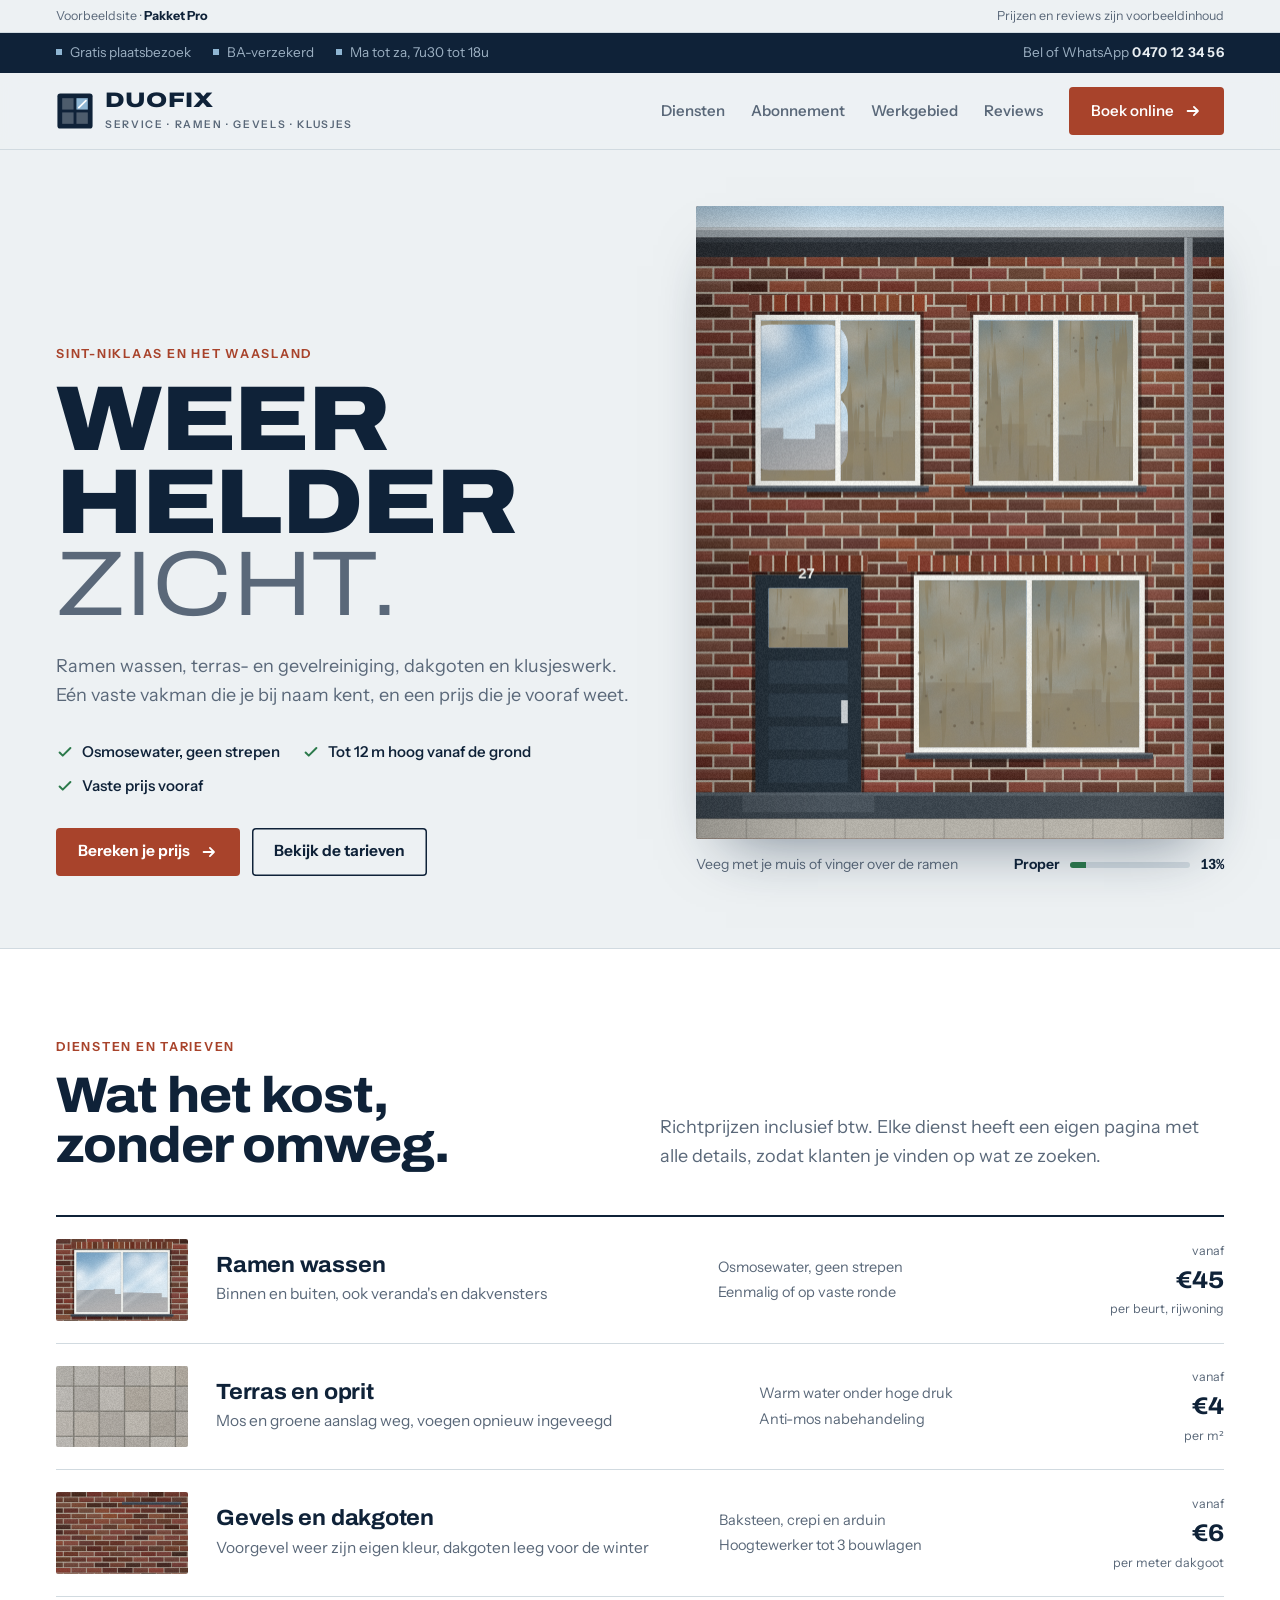
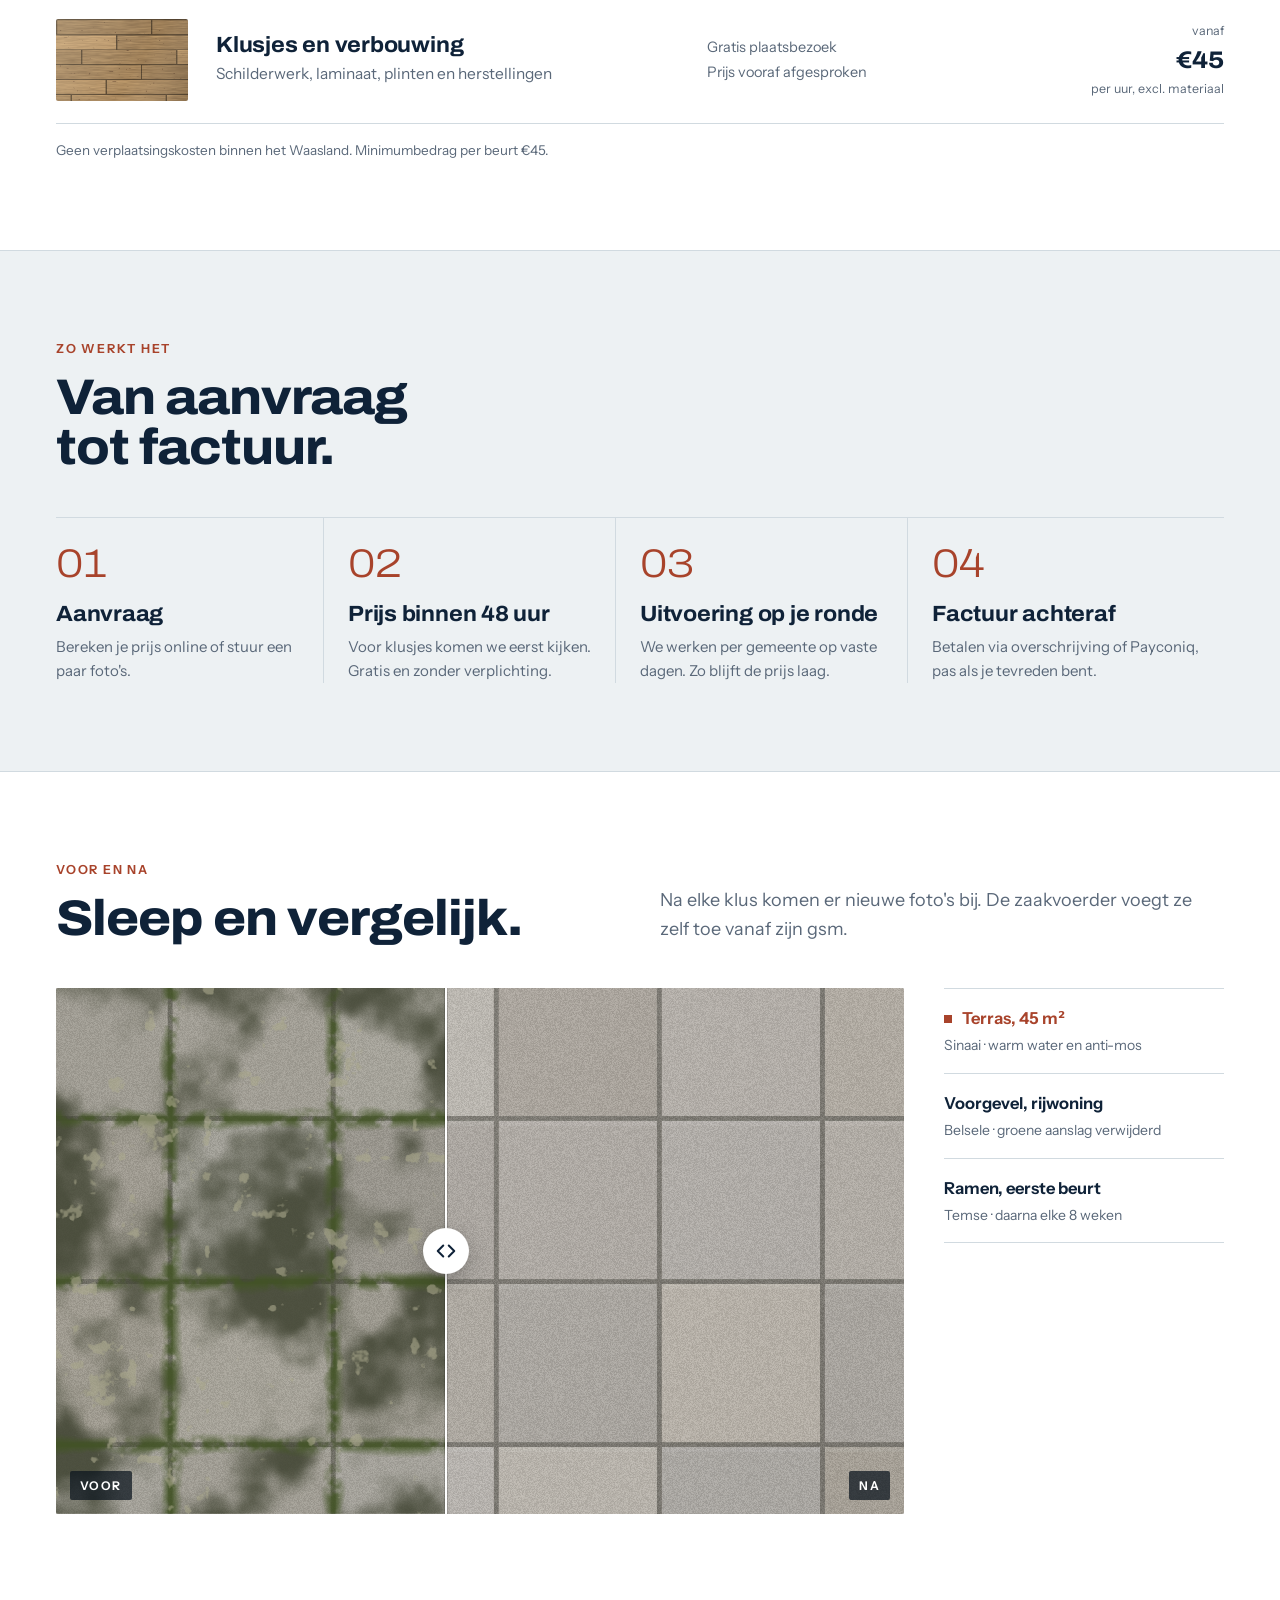
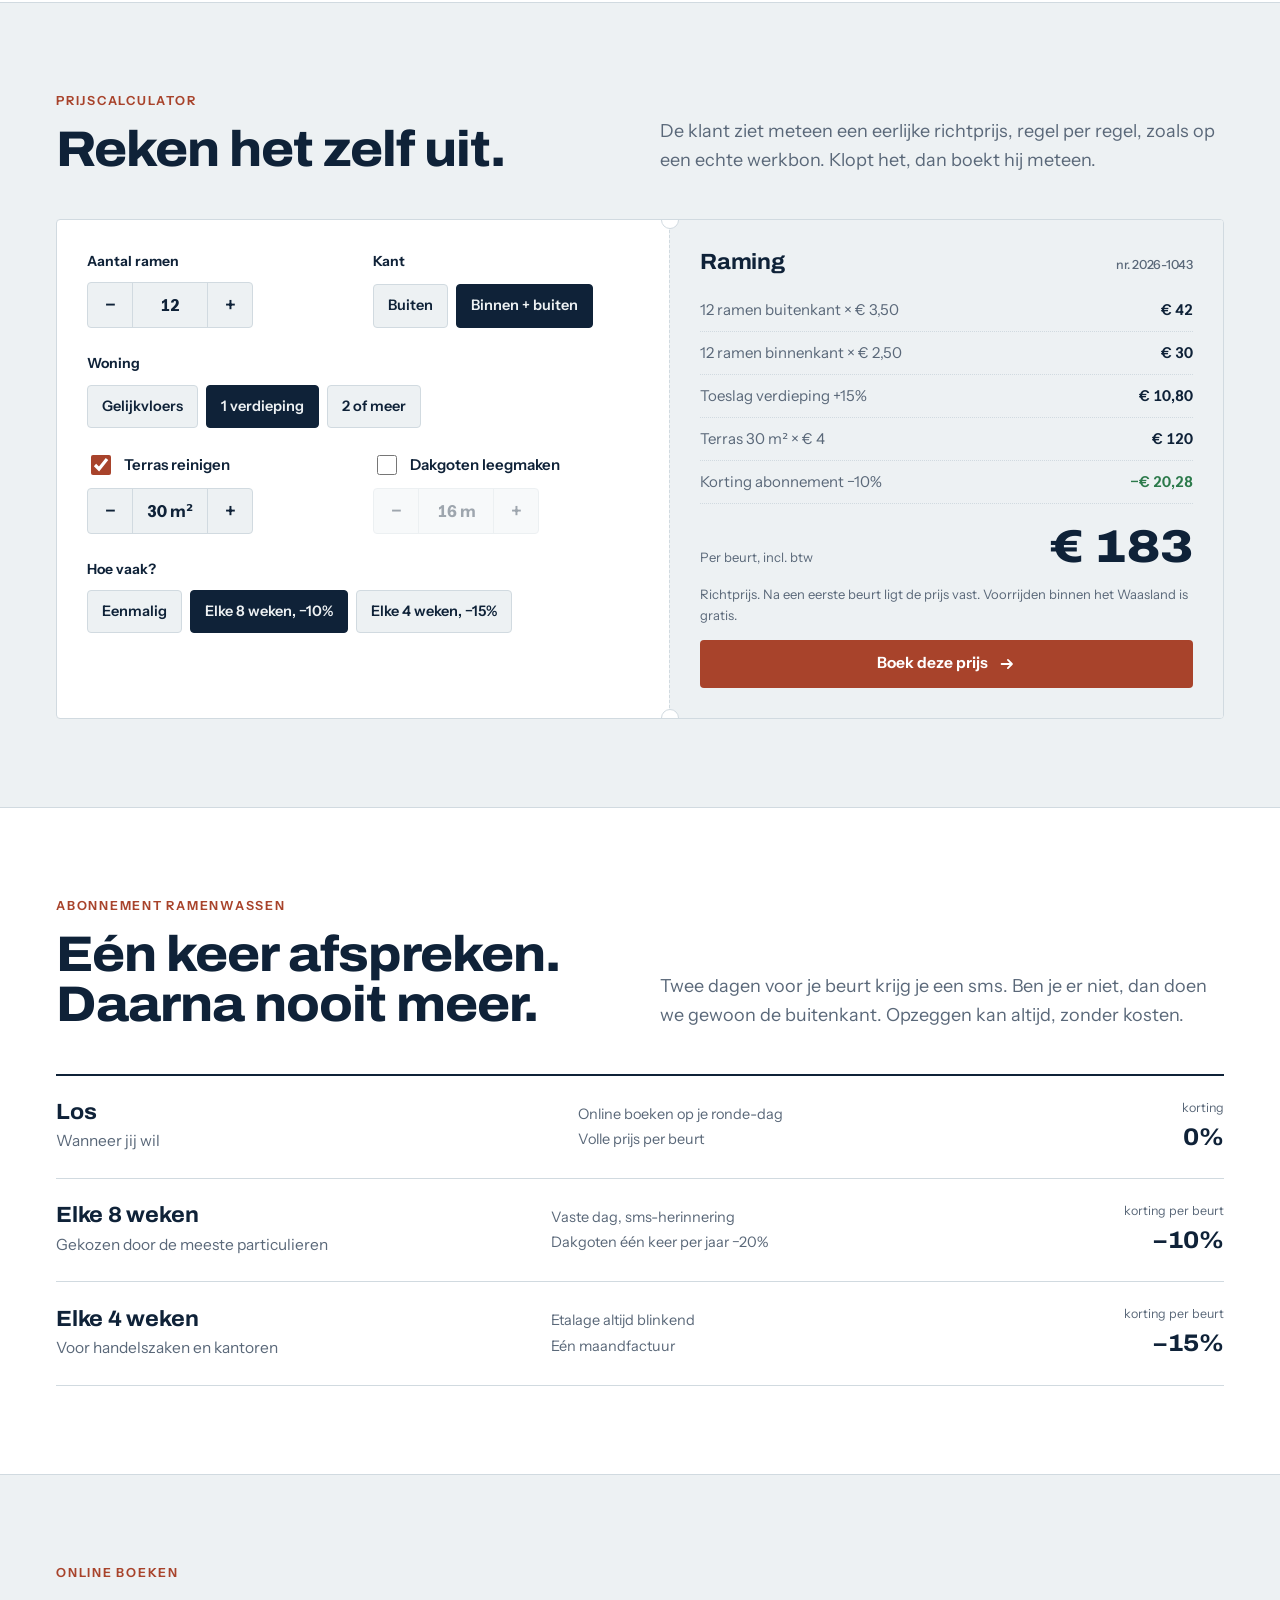
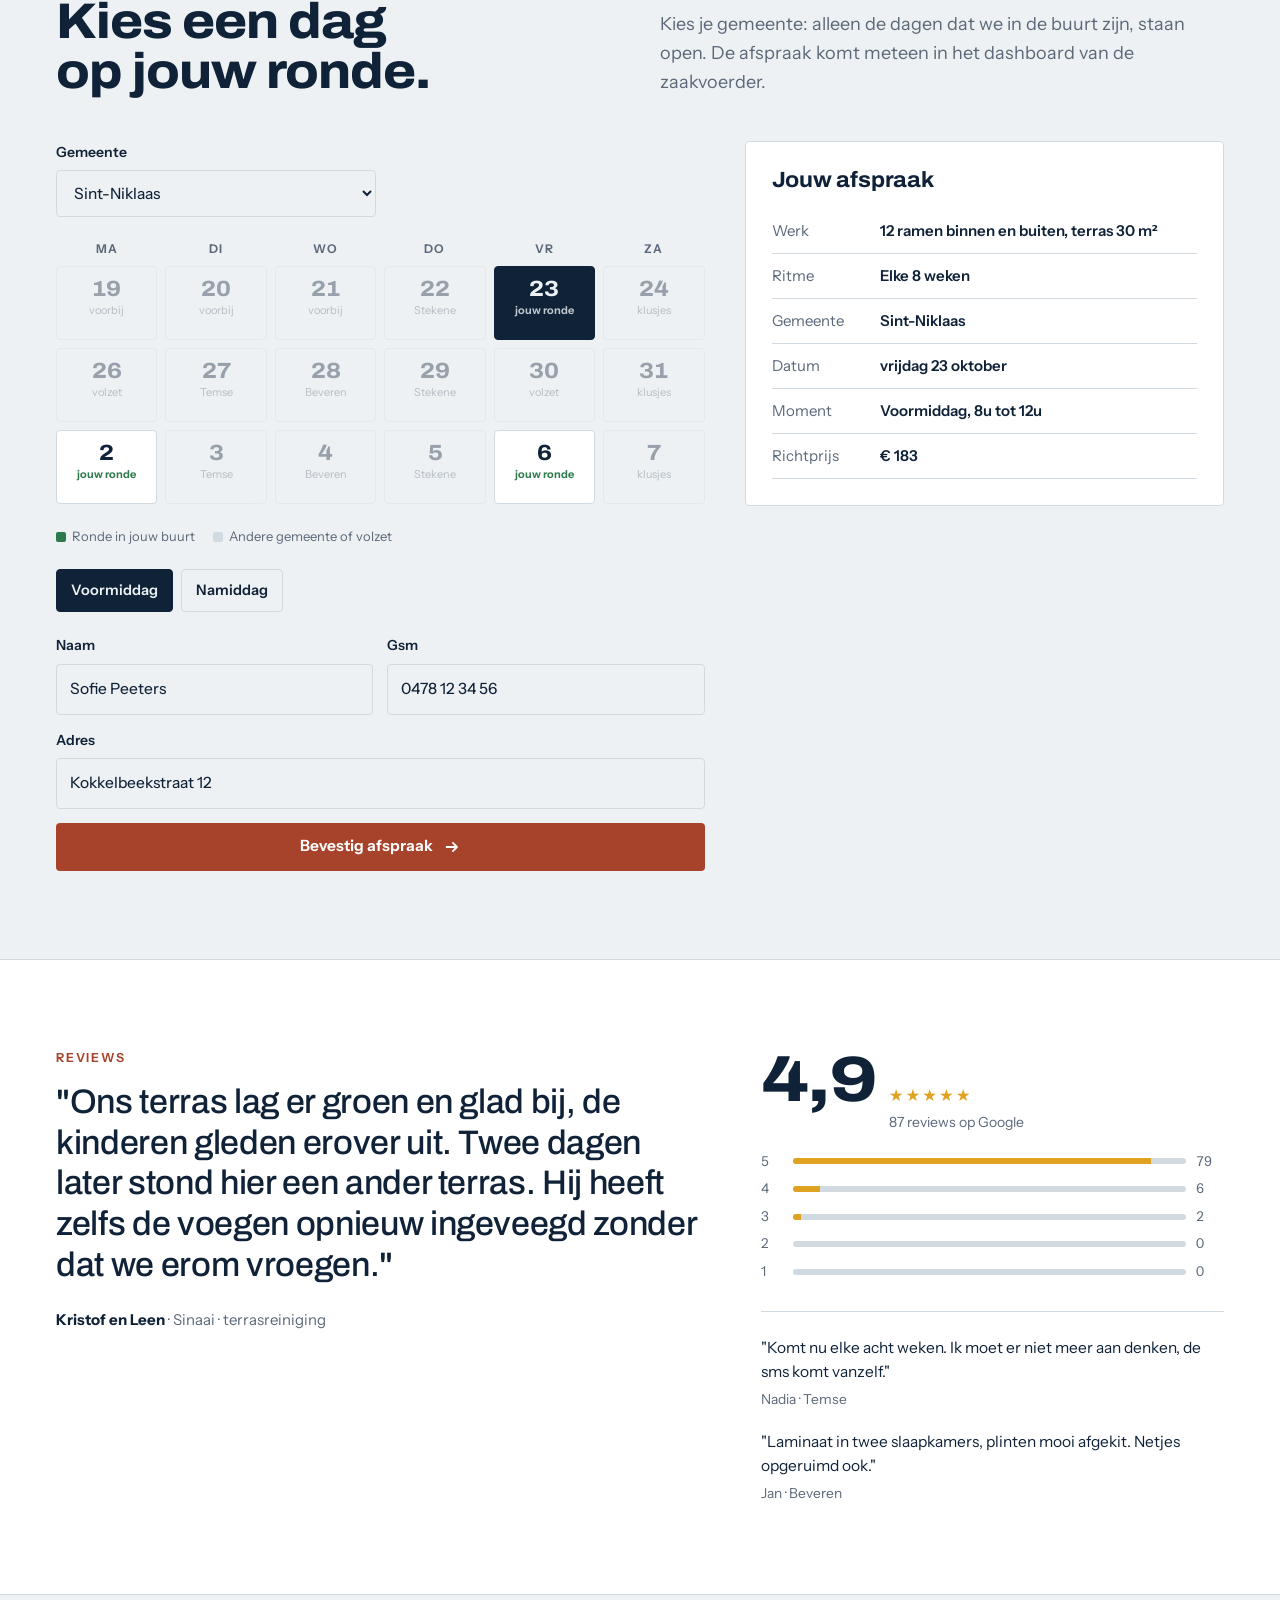
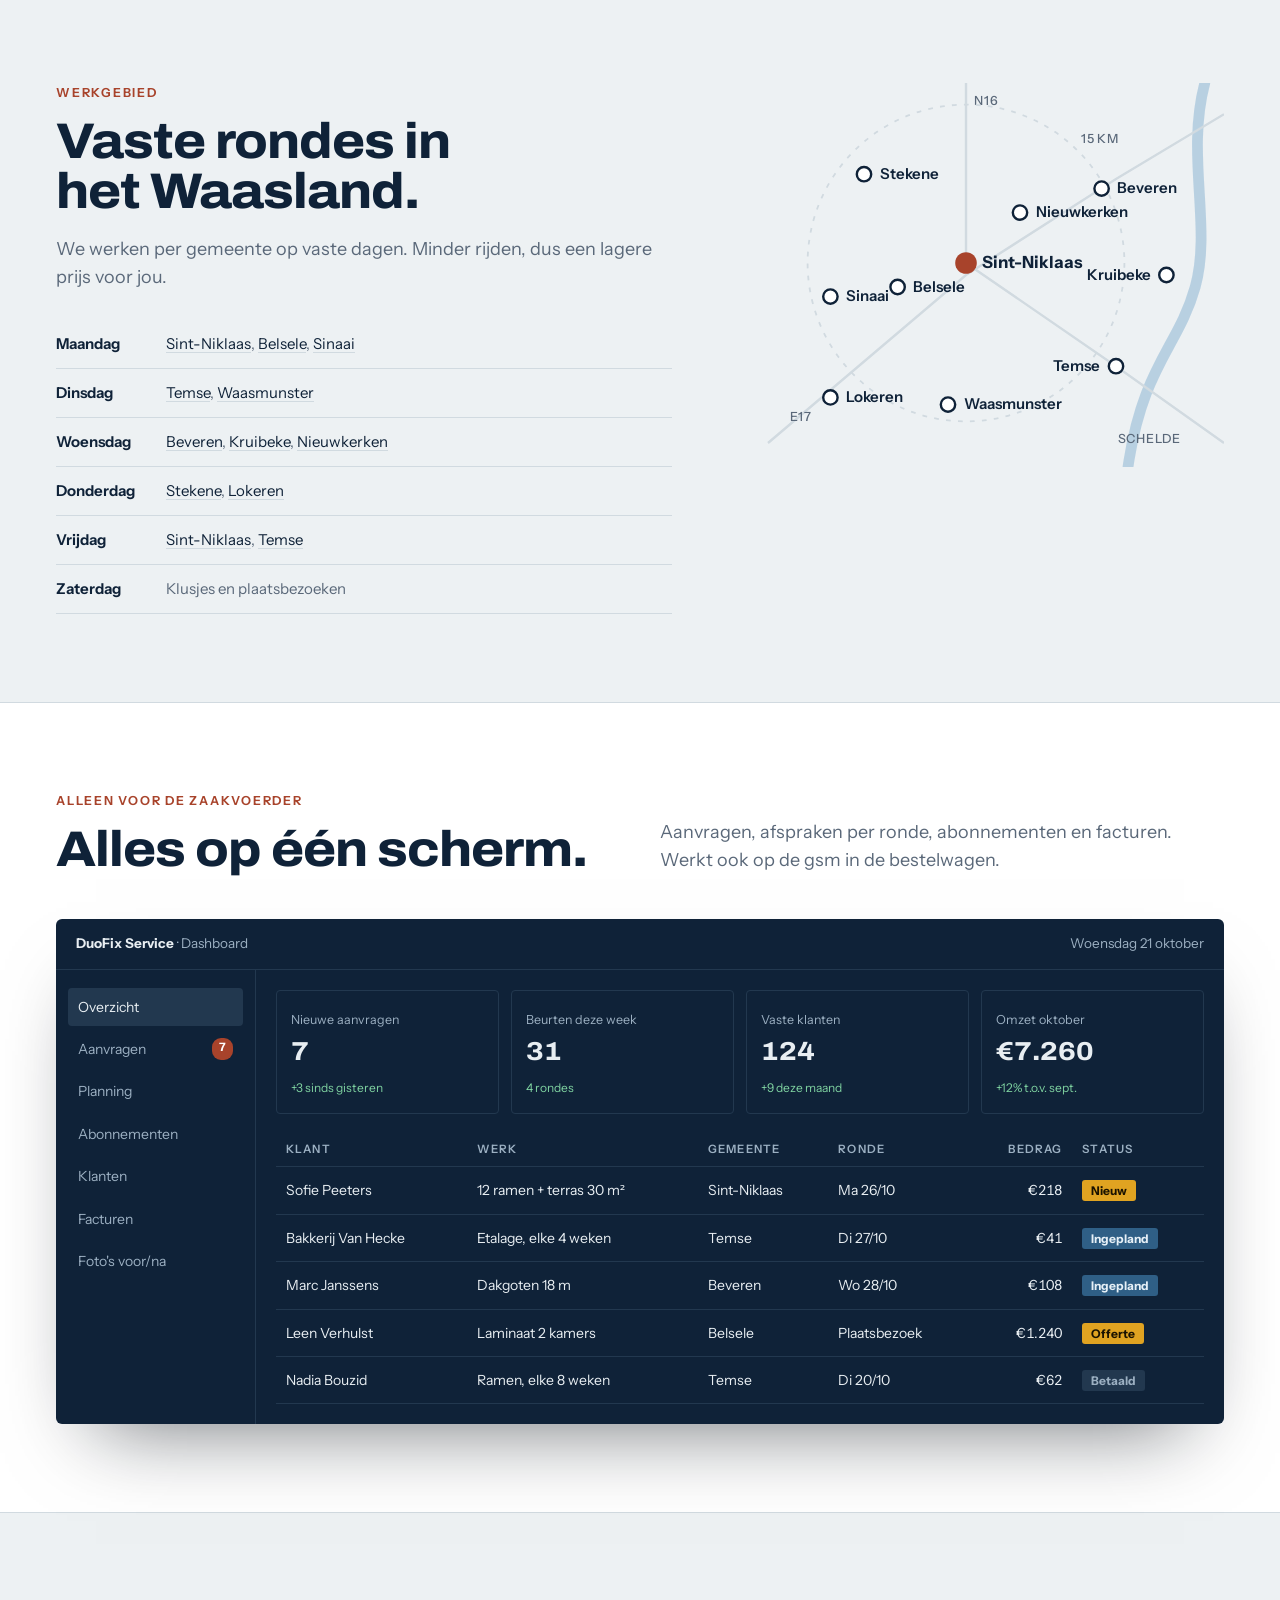
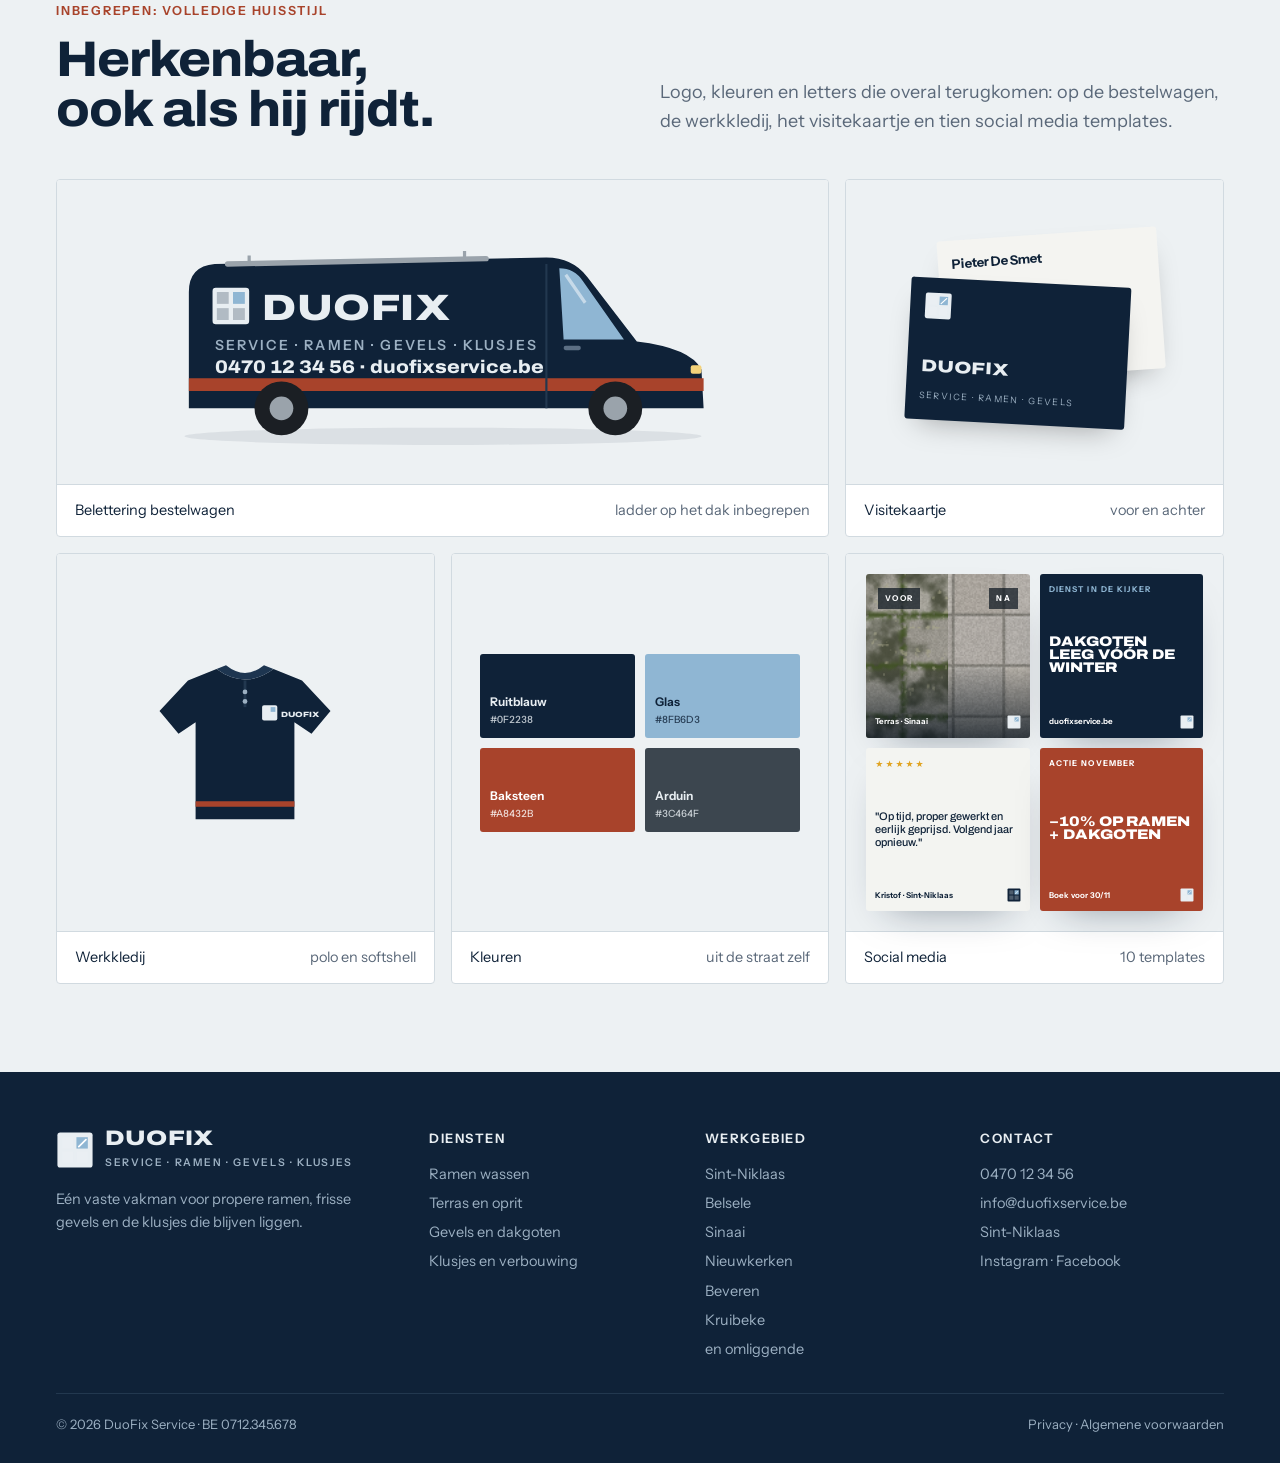
<file: pro/index.html>
<!doctype html>
<html lang="nl">
<head>
<meta charset="utf-8">
<meta name="viewport" content="width=device-width,initial-scale=1,viewport-fit=cover">
<meta name="robots" content="noindex,nofollow">
<style>:root{color-scheme:light;padding-top:env(safe-area-inset-top,0px);padding-bottom:env(safe-area-inset-bottom,0px)}body{margin:0}img{max-width:100%}[hidden]{display:none!important}</style>
<title>DuoFix Service Pro</title>
<meta name="claude:viewport-fit-sides" content="cover">
<link rel="preconnect" href="https://fonts.googleapis.com">
<link rel="stylesheet" href="https://fonts.googleapis.com/css2?family=Archivo:wdth,wght@62..125,300..900&family=Instrument+Sans:wght@400..700&display=swap">
<style>/* Layout: bestelwagen-belettering als typografie (breed, kapitalen), Vlaamse rijwoning als hoofdbeeld, prijslijst zoals een vakman ze hanteert, rondes per gemeente */
:root{
  --paper:#edf1f3; --surface:#ffffff; --ink:#0f2238; --muted:#5a6879; --line:#d1dae0;
  --sky:#8fb6d3; --brick:#a8432b; --brick-fg:#ffffff; --band:#0f2238; --band-fg:#e8eef2; --band-muted:#9cb0c2; --band-line:#22384f;
  --ok:#2c7a4b; --warn:#b07b12;
  --display:"Archivo","Arial Narrow",system-ui,sans-serif;
  --body:"Instrument Sans",system-ui,-apple-system,"Segoe UI",sans-serif;
}
@media (prefers-color-scheme: dark){:root:not([data-theme="light"]){
  --paper:#0b131a; --surface:#111c26; --ink:#e6edf2; --muted:#93a4b3; --line:#213140;
  --sky:#6c9cc1; --brick:#d0674c; --brick-fg:#1a0703; --band:#070e15; --band-fg:#e6edf2; --band-muted:#8296a9; --band-line:#1a2a3a;
  --ok:#5bbf86; --warn:#e0a83a; color-scheme:dark}}
:root[data-theme="dark"]{
  --paper:#0b131a; --surface:#111c26; --ink:#e6edf2; --muted:#93a4b3; --line:#213140;
  --sky:#6c9cc1; --brick:#d0674c; --brick-fg:#1a0703; --band:#070e15; --band-fg:#e6edf2; --band-muted:#8296a9; --band-line:#1a2a3a;
  --ok:#5bbf86; --warn:#e0a83a; color-scheme:dark}
*{box-sizing:border-box}
html{scroll-behavior:smooth;scroll-padding-top:90px}
@media (prefers-reduced-motion:reduce){html{scroll-behavior:auto}}
body{background:var(--paper);color:var(--ink);font-family:var(--body);font-size:16.5px;line-height:1.6;-webkit-font-smoothing:antialiased}
body::before{content:"";position:fixed;inset:0 0 auto;height:env(safe-area-inset-top,0px);z-index:30;background:var(--band)}
.wrap{max-width:1200px;margin:0 auto;padding-left:max(16px,env(safe-area-inset-left,0px));padding-right:max(16px,env(safe-area-inset-right,0px))}
h1,h2,h3,h4{margin:0;text-wrap:balance}
h1{font-family:var(--display);font-stretch:118%;font-weight:850;text-transform:uppercase;font-size:clamp(42px,7.2vw,92px);line-height:.9;letter-spacing:-.015em}
h2{font-family:var(--display);font-stretch:108%;font-weight:780;font-size:clamp(30px,4.2vw,50px);line-height:1;letter-spacing:-.02em}
h3{font-family:var(--display);font-stretch:105%;font-weight:720;font-size:22px;line-height:1.15;letter-spacing:-.01em}
p{margin:0}
a{color:inherit}
:focus-visible{outline:2.5px solid var(--sky);outline-offset:2px}
.kicker{font-size:12.5px;font-weight:650;text-transform:uppercase;letter-spacing:.14em;color:var(--brick);margin-bottom:14px;display:block}
.lead{color:var(--muted);font-size:18px;max-width:58ch}
.num{font-variant-numeric:tabular-nums}
.demo{background:var(--paper);border-bottom:1px solid var(--line);font-size:12.5px;color:var(--muted)}
.demo .wrap{display:flex;justify-content:space-between;gap:12px;padding-block:6px;flex-wrap:wrap}
.demo b{color:var(--ink)}
.util{background:var(--band);color:var(--band-muted);font-size:13.5px}
.util .wrap{display:flex;justify-content:space-between;align-items:center;gap:16px;padding-block:9px;flex-wrap:wrap}
.util ul{display:flex;gap:22px;list-style:none;margin:0;padding:0;flex-wrap:wrap}
.util li::before{content:"";display:inline-block;width:6px;height:6px;background:var(--sky);margin-right:8px;vertical-align:2px}
.util .tel{color:var(--band-fg);font-weight:650;letter-spacing:.02em;user-select:all}
.nav{position:sticky;top:env(safe-area-inset-top,0px);z-index:20;background:color-mix(in srgb,var(--paper) 92%,transparent);backdrop-filter:saturate(1.4) blur(10px);-webkit-backdrop-filter:saturate(1.4) blur(10px);border-bottom:1px solid var(--line)}
.nav .wrap{display:flex;align-items:center;justify-content:space-between;gap:20px;padding-block:14px}
.logo{display:flex;align-items:center;gap:11px;text-decoration:none;color:var(--ink)}
.logo svg{width:38px;height:38px;flex:none}
.logo b{font-family:var(--display);font-stretch:125%;font-weight:850;font-size:21px;letter-spacing:.01em;text-transform:uppercase;line-height:1}
.logo small{display:block;font-size:10.5px;letter-spacing:.16em;text-transform:uppercase;color:var(--muted);margin-top:3px;font-weight:600}
.links{display:flex;gap:26px;align-items:center}
.links a{text-decoration:none;font-weight:550;font-size:15px;color:var(--muted)}
.links a:hover,.links a[aria-current="page"]{color:var(--ink)}
.btn{display:inline-flex;align-items:center;justify-content:center;gap:10px;min-height:48px;padding:0 22px;border-radius:4px;font:inherit;font-weight:650;font-size:15.5px;text-decoration:none;border:0;cursor:pointer;transition:transform .15s ease,background .15s ease}
.btn:active{transform:translateY(1px)}
.btn.brick{background:var(--brick);color:var(--brick-fg)}
.btn.ink{background:var(--ink);color:var(--paper)}
.btn.ghost{background:transparent;color:var(--ink);box-shadow:inset 0 0 0 1.5px var(--ink)}
.btn svg{width:18px;height:18px}
/* hero */
.hero .wrap{display:grid;grid-template-columns:1.05fr .95fr;gap:56px;align-items:end;padding-block:56px 72px}
.hero h1 .thin{display:block;font-weight:350;font-stretch:118%;color:var(--muted)}
.hero .lead{margin:26px 0 30px}
.checks{display:flex;flex-wrap:wrap;gap:10px 22px;margin:0 0 30px;padding:0;list-style:none;font-weight:550;font-size:15px}
.checks li{display:flex;gap:8px;align-items:center}
.checks svg{width:18px;height:18px;color:var(--ok);flex:none}
.cta{display:flex;gap:12px;flex-wrap:wrap}
.house{position:relative;max-width:100%}
.house .frame{position:relative;aspect-ratio:320/384;max-width:100%;background:#7a5a4c;overflow:hidden;border-radius:2px;box-shadow:0 30px 60px -30px rgba(15,34,56,.55)}
.house canvas{position:absolute;inset:0;width:100%;height:100%;display:block}
.house canvas.grime{cursor:crosshair;touch-action:none}
.house figcaption{display:flex;justify-content:space-between;align-items:center;gap:16px;margin-top:14px;font-size:14px;color:var(--muted);flex-wrap:wrap}
.meter{display:flex;align-items:center;gap:10px;font-weight:650;color:var(--ink)}
.meter i{display:block;width:120px;height:6px;background:var(--line);border-radius:3px;overflow:hidden}
.meter i span{display:block;height:100%;width:0;background:var(--ok);transition:width .3s ease}
.done-msg{color:var(--ok);font-weight:650}
section{padding-block:88px}
.alt{background:var(--surface);border-block:1px solid var(--line)}
.head{display:grid;grid-template-columns:1fr 1fr;gap:40px;align-items:end;margin-bottom:44px}
/* prijslijst */
.tarief{border-top:2px solid var(--ink)}
.trow{display:grid;grid-template-columns:132px 1.3fr 1fr auto;gap:28px;align-items:center;padding-block:22px;border-bottom:1px solid var(--line);text-decoration:none;color:inherit}
.trow:hover h3{text-decoration:underline;text-decoration-thickness:2px;text-underline-offset:4px}
.trow canvas{width:132px;aspect-ratio:1/.62;display:block;border-radius:2px;max-width:100%}
.trow p{color:var(--muted);font-size:15.5px;margin-top:4px}
.trow ul{list-style:none;margin:0;padding:0;font-size:14.5px;color:var(--muted);display:grid;gap:2px}
.price{text-align:right;white-space:nowrap}
.price small{display:block;font-size:12.5px;color:var(--muted)}
.price b{font-family:var(--display);font-stretch:110%;font-weight:750;font-size:24px}
.tnote{font-size:13.5px;color:var(--muted);margin-top:16px}
/* werkwijze */
.steps{display:grid;grid-template-columns:repeat(4,1fr);gap:0;counter-reset:s;border-top:1px solid var(--line)}
.step{padding:26px 24px 0 0;border-right:1px solid var(--line);margin-right:24px;min-width:0}
.step:last-child{border-right:0;margin-right:0}
.step::before{counter-increment:s;content:counter(s,decimal-leading-zero);font-family:var(--display);font-stretch:118%;font-weight:300;font-size:40px;line-height:1;color:var(--brick);display:block;margin-bottom:18px}
.step p{color:var(--muted);font-size:15px;margin-top:8px}
/* voor/na */
.ba-wrap{display:grid;grid-template-columns:1fr 280px;gap:40px;align-items:start}
.ba{position:relative;aspect-ratio:1/.62;max-width:100%;overflow:hidden;border-radius:2px;user-select:none;touch-action:pan-y;background:#888}
.ba canvas{position:absolute;inset:0;width:100%;height:100%;display:block}
.ba .before{clip-path:inset(0 calc(100% - var(--p,50%)) 0 0)}
.ba .tag{position:absolute;bottom:14px;padding:5px 10px;background:rgba(10,20,30,.72);color:#fff;font-size:12px;font-weight:650;letter-spacing:.12em;text-transform:uppercase;border-radius:2px}
.ba .bar{position:absolute;top:0;bottom:0;left:var(--p,50%);width:2px;background:#fff;transform:translateX(-1px);box-shadow:0 0 0 1px rgba(0,0,0,.15)}
.ba .knob{position:absolute;top:50%;left:var(--p,50%);width:46px;height:46px;transform:translate(-50%,-50%);border-radius:50%;background:#fff;display:grid;place-items:center;box-shadow:0 6px 20px rgba(0,0,0,.25)}
.ba .knob svg{width:22px;height:22px;color:#0f2238}
.ba input{position:absolute;inset:0;width:100%;height:100%;opacity:0;margin:0;cursor:ew-resize}
.jobs{display:grid;gap:0;border-top:1px solid var(--line)}
.job{all:unset;cursor:pointer;display:grid;gap:3px;padding:16px 0;border-bottom:1px solid var(--line)}
.job b{font-weight:650}
.job span{font-size:14px;color:var(--muted)}
.job[aria-pressed="true"] b{color:var(--brick)}
.job[aria-pressed="true"] b::before{content:"";display:inline-block;width:8px;height:8px;background:var(--brick);margin-right:10px;vertical-align:1px}
.job:focus-visible{outline:2.5px solid var(--sky)}
/* reviews */
.rev{display:grid;grid-template-columns:1.4fr 1fr;gap:56px;align-items:start}
blockquote{margin:0}
blockquote p{font-family:var(--display);font-stretch:100%;font-weight:500;font-size:clamp(24px,2.8vw,34px);line-height:1.2;letter-spacing:-.01em;text-wrap:pretty}
blockquote footer{margin-top:22px;color:var(--muted);font-size:15px}
blockquote footer b{color:var(--ink)}
.score{display:grid;gap:10px}
.score .big{display:flex;align-items:baseline;gap:12px}
.score .big b{font-family:var(--display);font-stretch:118%;font-weight:800;font-size:64px;line-height:1}
.stars{color:#e0a321;letter-spacing:2px}
.dist{display:grid;gap:6px;margin-top:6px}
.dist div{display:grid;grid-template-columns:22px 1fr 28px;gap:10px;align-items:center;font-size:13.5px;color:var(--muted)}
.dist i{height:6px;background:var(--line);border-radius:3px;overflow:hidden}
.dist i span{display:block;height:100%;background:#e0a321}
.minis{display:grid;gap:18px;margin-top:28px;padding-top:24px;border-top:1px solid var(--line)}
.minis p{font-size:15.5px}
.minis small{color:var(--muted)}
/* formulieren */
.field{display:grid;gap:7px;font-weight:600;font-size:14px}
input,select,textarea{font:inherit;font-weight:450;font-size:15.5px;padding:12px 13px;border:1px solid var(--line);border-radius:4px;background:var(--paper);color:var(--ink);width:100%}
textarea{resize:vertical}
.notice{background:color-mix(in srgb,var(--ok) 12%,var(--surface));border:1px solid color-mix(in srgb,var(--ok) 35%,transparent);border-radius:4px;padding:14px 16px;font-size:15px}
.notice b{color:var(--ok)}
/* werkgebied */
.area{display:grid;grid-template-columns:1.1fr .9fr;gap:48px;align-items:start}
.map{width:100%;height:auto;display:block;max-width:100%}
.map .river{fill:none;stroke:var(--sky);stroke-width:9;stroke-linecap:round;opacity:.55}
.map .ring{fill:none;stroke:var(--line);stroke-width:1.5;stroke-dasharray:4 6}
.map .road{fill:none;stroke:var(--line);stroke-width:2}
.map circle.t{fill:var(--surface);stroke:var(--ink);stroke-width:2}
.map circle.home{fill:var(--brick);stroke:none}
.map text{font-family:var(--body);font-size:12.5px;font-weight:600;fill:var(--ink)}
.map text.s{font-size:10.5px;fill:var(--muted);font-weight:500;letter-spacing:.06em}
.map a:hover circle.t,.map a:focus circle.t{fill:var(--brick);stroke:var(--brick)}
.rondes{width:100%;border-collapse:collapse;font-size:15px}
.rondes th{text-align:left;font-weight:650;padding:12px 16px 12px 0;vertical-align:top;white-space:nowrap;width:110px}
.rondes td{padding:12px 0;color:var(--muted)}
.rondes tr{border-bottom:1px solid var(--line)}
.rondes a{color:var(--ink);text-decoration-color:var(--line);text-underline-offset:3px}
/* footer */
.foot{background:var(--band);color:var(--band-muted);font-size:14.5px}
.foot .wrap{display:grid;grid-template-columns:1.4fr 1fr 1fr 1fr;gap:32px;padding-block:56px 28px}
.foot h4{color:var(--band-fg);font-size:13px;letter-spacing:.12em;text-transform:uppercase;margin-bottom:14px;font-weight:650}
.foot ul{list-style:none;margin:0;padding:0;display:grid;gap:6px}
.foot a{color:inherit;text-decoration:none}
.foot a:hover{color:var(--band-fg)}
.foot .logo{color:var(--band-fg)}
.foot .logo small{color:var(--band-muted)}
.foot .legal{grid-column:1/-1;border-top:1px solid var(--band-line);padding-top:20px;display:flex;justify-content:space-between;gap:12px;flex-wrap:wrap;font-size:13px}
/* dienstpagina */
.crumbs{font-size:14px;color:var(--muted);padding-top:28px}
.crumbs a{color:var(--muted)}
.crumbs code{font-size:12.5px;margin-left:10px;padding:2px 7px;border:1px solid var(--line);border-radius:3px}
.svc-hero{display:grid;grid-template-columns:1fr 1fr;gap:56px;align-items:start;padding-block:36px 72px}
.svc-hero h1{font-size:clamp(36px,4.6vw,60px)}
.incl{list-style:none;margin:26px 0 30px;padding:0;display:grid;gap:10px}
.incl li{display:flex;gap:10px;align-items:baseline}
.incl li::before{content:"";flex:none;width:8px;height:8px;background:var(--brick);transform:translateY(-2px)}
.pricebox{display:flex;align-items:baseline;gap:14px;flex-wrap:wrap;padding-block:18px;border-block:1px solid var(--line);margin-bottom:26px}
.pricebox b{font-family:var(--display);font-stretch:112%;font-weight:800;font-size:34px}
.pricebox span{color:var(--muted);font-size:14.5px}
.single{aspect-ratio:1/.62;max-width:100%;border-radius:2px;overflow:hidden}
.single canvas{width:100%;height:100%;display:block}
.faq{max-width:780px}
.faq details{border-bottom:1px solid var(--line);padding-block:18px}
.faq summary{cursor:pointer;font-weight:650;font-size:17px;list-style:none;display:flex;justify-content:space-between;gap:16px}
.faq summary::after{content:"+";font-family:var(--display);font-size:24px;line-height:1;color:var(--brick)}
.faq details[open] summary::after{content:"−"}
.faq details p{color:var(--muted);margin-top:10px;max-width:62ch}
.others{display:flex;gap:10px;flex-wrap:wrap;margin-top:22px}
.others a{padding:10px 16px;border:1px solid var(--line);border-radius:4px;text-decoration:none;font-weight:600;font-size:15px;background:var(--surface)}
@media (max-width:980px){
  .hero .wrap,.head,.ba-wrap,.rev,.area,.svc-hero{grid-template-columns:1fr}
  .hero .wrap{gap:40px;padding-block:40px 56px}
  .house{max-width:460px}
  .steps{grid-template-columns:1fr 1fr;row-gap:32px}
  .step:nth-child(2){border-right:0;margin-right:0}
  .trow{grid-template-columns:96px 1fr auto;gap:16px}
  .trow canvas{width:96px}
  .trow ul{display:none}
  .foot .wrap{grid-template-columns:1fr 1fr}
  .links a:not(.btn){display:none}
  section{padding-block:64px}
}
@media (max-width:560px){
  .steps{grid-template-columns:1fr}
  .step{border-right:0;margin-right:0;padding-right:0}
  .trow{grid-template-columns:1fr auto}
  .trow canvas{display:none}
  .util ul{display:none}
  .foot .wrap{grid-template-columns:1fr}
  .nav .btn{padding:0 14px}
  .nav .btn span{display:none}
}
/* offerte met foto's (Groei) */
.quote{display:grid;grid-template-columns:.85fr 1.15fr;gap:56px;align-items:start}
.qform{display:grid;grid-template-columns:1fr 1fr;gap:16px;background:var(--surface);border:1px solid var(--line);border-radius:4px;padding:28px}
.qform .full{grid-column:1/-1}
.drop{border:1.5px dashed var(--line);border-radius:4px;padding:18px;display:grid;gap:12px;background:var(--paper)}
.drop.over{border-color:var(--brick)}
.drop label{cursor:pointer;color:var(--muted);font-size:15px}
.drop label u{color:var(--ink);font-weight:650}
.thumbs{display:flex;gap:10px;flex-wrap:wrap}
.thumbs figure{margin:0;width:84px}
.thumbs canvas,.thumbs img{width:84px;height:62px;object-fit:cover;border-radius:2px;display:block}
.thumbs figcaption{font-size:11.5px;color:var(--muted);margin-top:4px;white-space:nowrap;overflow:hidden;text-overflow:ellipsis}
.chipset{display:flex;flex-wrap:wrap;gap:8px}
.chip{font:inherit;font-size:14.5px;font-weight:600;padding:9px 14px;border-radius:4px;border:1px solid var(--line);background:var(--paper);color:var(--ink);cursor:pointer}
.chip[aria-pressed="true"]{background:var(--ink);color:var(--paper);border-color:var(--ink)}
.promise{display:grid;gap:22px;margin-top:30px}
.promise>div{display:grid;grid-template-columns:44px 1fr;gap:14px}
.promise svg{width:28px;height:28px;color:var(--brick)}
.promise p{color:var(--muted);font-size:15px}
/* social templates */
.posts{display:grid;grid-template-columns:repeat(4,1fr);gap:16px}
.post{position:relative;aspect-ratio:1;max-width:100%;overflow:hidden;border-radius:3px;color:#fff;box-shadow:0 18px 40px -24px rgba(15,34,56,.5)}
.post canvas{position:absolute;inset:0;width:100%;height:100%;display:block}
.post .ov{position:absolute;inset:0;padding:16px;display:flex;flex-direction:column;justify-content:space-between}
.post .tg{font-size:10.5px;font-weight:700;letter-spacing:.14em;text-transform:uppercase}
.post .big{font-family:var(--display);font-stretch:118%;font-weight:850;text-transform:uppercase;line-height:.92;font-size:clamp(20px,2.3vw,30px)}
.post .ft{display:flex;justify-content:space-between;align-items:center;font-size:11.5px;font-weight:650}
.post .mk{width:22px;height:22px}
.post.split .half{position:absolute;top:0;bottom:0;width:50%;overflow:hidden}
.post.split .half canvas{width:200%}
.post.split .half.r{right:0}
.post.split .half.r canvas{left:-100%}
.post.split .lbl{position:absolute;top:14px;font-size:10.5px;font-weight:700;letter-spacing:.14em;background:rgba(10,20,30,.7);padding:4px 7px}
.post.plain{background:#0f2238}
.post.cream{background:#f3f4f1;color:#0f2238}
.post.brickbg{background:#a8432b}
.post .q{font-family:var(--display);font-weight:500;font-size:clamp(15px,1.6vw,19px);line-height:1.2}
.post .st{color:#e0a321;letter-spacing:2px;font-size:13px}
.postnote{font-size:14px;color:var(--muted);margin-top:16px}
/* calculator / werkbon (Pro) */
.calc{display:grid;grid-template-columns:1.05fr .95fr;gap:0;border:1px solid var(--line);border-radius:4px;overflow:hidden;background:var(--surface)}
.calc .in{padding:30px;display:grid;gap:24px;align-content:start}
.grp{display:grid;gap:10px}
.grp>span{font-weight:650;font-size:14px}
.stepper{display:flex;align-items:center;gap:0;border:1px solid var(--line);border-radius:4px;width:max-content;background:var(--paper)}
.stepper button{all:unset;cursor:pointer;width:44px;height:44px;display:grid;place-items:center;font-size:20px;font-weight:600;color:var(--ink)}
.stepper button:focus-visible{outline:2.5px solid var(--sky)}
.stepper output{min-width:76px;text-align:center;font-weight:700;font-variant-numeric:tabular-nums;border-inline:1px solid var(--line);line-height:44px}
.row2{display:grid;grid-template-columns:1fr 1fr;gap:20px}
.toggle{display:flex;align-items:center;gap:10px;font-weight:600;font-size:15px;cursor:pointer}
.toggle input{width:20px;height:20px;accent-color:var(--brick)}
.bon{background:var(--paper);border-left:1px dashed var(--line);padding:30px;display:grid;gap:14px;align-content:start;position:relative}
.bon::before,.bon::after{content:"";position:absolute;left:-9px;width:16px;height:16px;border-radius:50%;background:var(--surface);border:1px solid var(--line)}
.bon::before{top:-9px}.bon::after{bottom:-9px}
.bon h3{display:flex;justify-content:space-between;align-items:baseline;gap:12px}
.bon h3 small{font-family:var(--body);font-size:12.5px;color:var(--muted);font-weight:500;font-stretch:100%}
.lines{display:grid;gap:0;font-size:15px}
.lines div{display:grid;grid-template-columns:1fr auto;gap:16px;padding-block:9px;border-bottom:1px dotted var(--line)}
.lines span{color:var(--muted)}
.lines b{font-weight:600;font-variant-numeric:tabular-nums;text-align:right}
.lines .disc b{color:var(--ok)}
.tot{display:flex;justify-content:space-between;align-items:baseline;gap:12px;padding-top:6px}
.tot b{font-family:var(--display);font-stretch:112%;font-weight:850;font-size:46px;line-height:1;font-variant-numeric:tabular-nums}
.tot span{font-size:13px;color:var(--muted)}
.fine{font-size:13px;color:var(--muted)}
/* boeken */
.book{display:grid;grid-template-columns:1.15fr .85fr;gap:40px;align-items:start}
.cal{display:grid;gap:22px}
.days{display:grid;grid-template-columns:repeat(6,1fr);gap:8px}
.dow{font-size:12px;font-weight:650;letter-spacing:.1em;text-transform:uppercase;color:var(--muted);text-align:center}
.day{all:unset;box-sizing:border-box;cursor:pointer;border:1px solid var(--line);border-radius:4px;background:var(--surface);padding:10px 6px 8px;display:grid;gap:2px;text-align:center;min-height:74px;align-content:start}
.day b{font-family:var(--display);font-stretch:110%;font-weight:750;font-size:22px;line-height:1.1}
.day small{font-size:11px;color:var(--muted);line-height:1.2}
.day.on small{color:var(--ok);font-weight:650}
.day[aria-pressed="true"]{background:var(--ink);color:var(--paper);border-color:var(--ink)}
.day[aria-pressed="true"] small{color:inherit;opacity:.8}
.day:disabled{cursor:not-allowed;opacity:.38;background:transparent}
.day:focus-visible{outline:2.5px solid var(--sky)}
.legend{display:flex;gap:18px;flex-wrap:wrap;font-size:13px;color:var(--muted)}
.legend i{display:inline-block;width:10px;height:10px;margin-right:6px;vertical-align:-1px;border-radius:2px}
.bform{display:grid;grid-template-columns:1fr 1fr;gap:14px}
.bform .full{grid-column:1/-1}
.ticket{background:var(--surface);border:1px solid var(--line);border-radius:4px;padding:26px;display:grid;gap:16px;position:sticky;top:96px}
.ticket dl{margin:0;display:grid;gap:0}
.ticket dl div{display:grid;grid-template-columns:96px 1fr;gap:12px;padding-block:10px;border-bottom:1px solid var(--line);font-size:15px}
.ticket dt{color:var(--muted)}
.ticket dd{margin:0;font-weight:600}
/* dashboard */
.dash{background:var(--band);color:var(--band-fg);border-radius:6px;overflow:hidden;box-shadow:0 40px 80px -40px rgba(7,14,21,.6)}
.dash .top{display:flex;justify-content:space-between;align-items:center;gap:12px;padding:14px 20px;border-bottom:1px solid var(--band-line);font-size:13.5px;color:var(--band-muted);flex-wrap:wrap}
.dash .top b{color:var(--band-fg)}
.dash .body{display:grid;grid-template-columns:200px 1fr;min-height:360px}
.dash nav{border-right:1px solid var(--band-line);padding:18px 12px;display:grid;gap:4px;align-content:start;font-size:14px}
.dash nav span{padding:8px 10px;border-radius:4px;color:var(--band-muted);display:flex;justify-content:space-between}
.dash nav span.on{background:var(--band-line);color:var(--band-fg)}
.dash nav em{font-style:normal;background:var(--brick);color:var(--brick-fg);font-size:11.5px;font-weight:700;padding:0 7px;border-radius:9px}
.dash main{padding:20px;display:grid;gap:18px;min-width:0}
.kpis{display:grid;grid-template-columns:repeat(4,1fr);gap:12px}
.kpi{border:1px solid var(--band-line);border-radius:4px;padding:14px}
.kpi small{color:var(--band-muted);font-size:12.5px}
.kpi b{display:block;font-family:var(--display);font-stretch:110%;font-weight:750;font-size:26px;font-variant-numeric:tabular-nums}
.kpi .d{font-size:12px;color:#7fd3a1}
.tbl{overflow-x:auto}
.dash table{width:100%;border-collapse:collapse;font-size:14px;min-width:620px}
.dash th{text-align:left;font-weight:600;color:var(--band-muted);font-size:11.5px;letter-spacing:.1em;text-transform:uppercase;padding:8px 10px;border-bottom:1px solid var(--band-line)}
.dash td{padding:12px 10px;border-bottom:1px solid var(--band-line)}
.dash td.r{text-align:right;font-variant-numeric:tabular-nums}
.pill{font-size:12px;font-weight:700;padding:3px 9px;border-radius:3px;white-space:nowrap}
.pill.n{background:#e0a321;color:#1a1200}
.pill.p{background:#2f5f86;color:#e6f0f7}
.pill.d{background:var(--band-line);color:var(--band-muted)}
/* huisstijl */
.kit{display:grid;grid-template-columns:repeat(6,1fr);gap:16px}
.kit figure{margin:0;background:var(--surface);border:1px solid var(--line);border-radius:4px;overflow:hidden;display:grid;grid-template-rows:1fr auto;min-width:0}
.kit figure .v{display:grid;place-items:center;padding:28px;min-height:240px;background:var(--paper)}
.kit figcaption{padding:14px 18px;font-size:14.5px;display:flex;justify-content:space-between;gap:10px;border-top:1px solid var(--line)}
.kit figcaption span{color:var(--muted)}
.k-van{grid-column:span 4}
.k-card{grid-column:span 2}
.k-polo,.k-swatch,.k-social{grid-column:span 2}
.vansvg{width:100%;max-width:560px;height:auto}
.bcard{width:220px;max-width:100%;aspect-ratio:85/55;border-radius:3px;padding:14px;display:flex;flex-direction:column;justify-content:space-between;box-shadow:0 14px 30px -14px rgba(0,0,0,.35)}
.bcard.f{background:#0f2238;color:#e8eef2;position:relative;z-index:2;transform:rotate(3deg) translate(-16px,22px)}
.bcard.b{background:#f4f4f1;color:#0f2238;transform:rotate(-4deg) translate(18px,-26px);font-size:11.5px;line-height:1.5}
.bcard.f b{font-family:var(--display);font-stretch:125%;font-weight:850;text-transform:uppercase;font-size:17px}
.bcard.f small{font-size:9px;letter-spacing:.16em;text-transform:uppercase;color:#9cb0c2}
.stack{display:grid}
.stack>*{grid-area:1/1}
.swatches{display:grid;grid-template-columns:1fr 1fr;gap:10px;width:100%}
.swatches div{border-radius:3px;padding:10px;height:84px;display:flex;flex-direction:column;justify-content:flex-end;font-size:12px;font-weight:650}
.swatches small{font-weight:500;opacity:.8;font-variant-numeric:tabular-nums}
@media (max-width:980px){
  .quote,.calc,.book{grid-template-columns:1fr}
  .bon{border-left:0;border-top:1px dashed var(--line)}
  .bon::before,.bon::after{display:none}
  .posts{grid-template-columns:1fr 1fr}
  .ticket{position:static}
  .dash .body{grid-template-columns:1fr}
  .dash nav{display:none}
  .kpis{grid-template-columns:1fr 1fr}
  .kit{grid-template-columns:1fr 1fr}
  .k-van{grid-column:1/-1}
  .k-card,.k-polo,.k-swatch,.k-social{grid-column:span 1}
}
@media (max-width:560px){
  .qform,.bform,.row2{grid-template-columns:1fr}
  .days{grid-template-columns:repeat(3,1fr)}
  .dow{display:none}
  .kit{grid-template-columns:1fr}
  .k-card,.k-polo,.k-swatch,.k-social{grid-column:1/-1}
  .calc .in,.bon,.qform{padding:20px}
}

.k-social .post .ov{padding:9px}.k-social .post .big{font-size:14px}.k-social .post .q{font-size:11px}
.k-social .post .tg,.k-social .post .ft,.k-social .post.split .lbl{font-size:8px}.k-social .post .mk{width:14px;height:14px}.k-social .post .st{font-size:9px}
</style>
</head>
<body>


<svg width="0" height="0" style="position:absolute" aria-hidden="true">
  <symbol id="mark" viewBox="0 0 40 40">
    <rect x="1.5" y="1.5" width="37" height="37" rx="3" fill="currentColor"/>
    <rect x="6.5" y="6.5" width="12" height="12" fill="var(--paper)" opacity=".28"/>
    <rect x="21.5" y="6.5" width="12" height="12" fill="var(--sky)"/>
    <path d="M24 16.5 L31.5 9" stroke="#fff" stroke-width="1.8" stroke-linecap="round"/>
    <rect x="6.5" y="21.5" width="12" height="12" fill="var(--paper)" opacity=".28"/>
    <rect x="21.5" y="21.5" width="12" height="12" fill="var(--paper)" opacity=".28"/>
  </symbol>
  <symbol id="check" viewBox="0 0 20 20"><path d="M4 10.5l3.5 3.5L16 5.5" fill="none" stroke="currentColor" stroke-width="2.2" stroke-linecap="round" stroke-linejoin="round"/></symbol>
  <symbol id="arrow" viewBox="0 0 20 20"><path d="M4 10h11M11 5.5l4.5 4.5-4.5 4.5" fill="none" stroke="currentColor" stroke-width="2" stroke-linecap="round" stroke-linejoin="round"/></symbol>
  <symbol id="lr" viewBox="0 0 24 24"><path d="M9 6l-6 6 6 6M15 6l6 6-6 6" fill="none" stroke="currentColor" stroke-width="2.2" stroke-linecap="round" stroke-linejoin="round"/></symbol>
  <symbol id="phone" viewBox="0 0 20 20"><path d="M6.6 2.8l2 3.6-1.5 1.6a10 10 0 004.9 4.9l1.6-1.5 3.6 2-.8 3a1.6 1.6 0 01-1.7 1.1A15.4 15.4 0 012.5 5.4 1.6 1.6 0 013.6 3.6z" fill="currentColor"/></symbol>
</svg>

<div class="demo"><div class="wrap"><span>Voorbeeldsite · <b>Pakket Pro</b></span><span>Prijzen en reviews zijn voorbeeldinhoud</span></div></div>
<div class="util"><div class="wrap">
  <ul><li>Gratis plaatsbezoek</li><li>BA-verzekerd</li><li>Ma tot za, 7u30 tot 18u</li></ul>
  <span>Bel of WhatsApp <span class="tel">0470 12 34 56</span></span>
</div></div>

<header class="nav"><div class="wrap">
  <a class="logo" href="#top" aria-label="DuoFix Service, naar home"><svg><use href="#mark"/></svg><span><b>DuoFix</b><small>Service · Ramen · Gevels · Klusjes</small></span></a>
  <nav class="links" aria-label="Hoofdmenu">
    <a href="#diensten">Diensten</a>
    <a href="#abonnement">Abonnement</a>
    <a href="#werkgebied">Werkgebied</a>
    <a href="#reviews">Reviews</a>
    
    <a class="btn brick" href="#boeken"><span>Boek online</span><svg><use href="#arrow"/></svg></a>
  </nav>
</div></header>

<main id="top">
<div data-view="home">

<div class="hero"><div class="wrap">
  <div>
    <span class="kicker">Sint-Niklaas en het Waasland</span>
    <h1>Weer helder<span class="thin">zicht.</span></h1>
    <p class="lead">Ramen wassen, terras- en gevelreiniging, dakgoten en klusjeswerk. Eén vaste vakman die je bij naam kent, en een prijs die je vooraf weet.</p>
    <ul class="checks">
      <li><svg><use href="#check"/></svg>Osmosewater, geen strepen</li>
      <li><svg><use href="#check"/></svg>Tot 12 m hoog vanaf de grond</li>
      <li><svg><use href="#check"/></svg>Vaste prijs vooraf</li>
    </ul>
    <div class="cta">
      
      <a class="btn brick" href="#prijs">Bereken je prijs<svg><use href="#arrow"/></svg></a>
      <a class="btn ghost" href="#diensten">Bekijk de tarieven</a>
    </div>
  </div>
  <figure class="house" style="margin:0">
    <div class="frame"><canvas id="fac" aria-label="Rijwoning met vuile ramen die je zelf proper kan vegen"></canvas><canvas id="grime" class="grime"></canvas></div>
    <figcaption><span id="hint">Veeg met je muis of vinger over de ramen</span><span class="meter">Proper <i><span id="bar"></span></i><span id="pct" class="num">0%</span></span></figcaption>
  </figure>
</div></div>

<section id="diensten" class="alt"><div class="wrap">
  <div class="head">
    <div><span class="kicker">Diensten en tarieven</span><h2>Wat het kost, zonder omweg.</h2></div>
    <p class="lead">Richtprijzen inclusief btw. Elke dienst heeft een eigen pagina met alle details, zodat klanten je vinden op wat ze zoeken.</p>
  </div>
  <div class="tarief" id="tarief"></div>
  <p class="tnote">Geen verplaatsingskosten binnen het Waasland. Minimumbedrag per beurt €45.</p>
</div></section>

<section id="werkwijze"><div class="wrap">
  <div class="head"><div><span class="kicker">Zo werkt het</span><h2>Van aanvraag tot factuur.</h2></div></div>
  <div class="steps">
    <div class="step"><h3>Aanvraag</h3><p>Bereken je prijs online of stuur een paar foto's.</p></div>
    <div class="step"><h3>Prijs binnen 48 uur</h3><p>Voor klusjes komen we eerst kijken. Gratis en zonder verplichting.</p></div>
    <div class="step"><h3>Uitvoering op je ronde</h3><p>We werken per gemeente op vaste dagen. Zo blijft de prijs laag.</p></div>
    <div class="step"><h3>Factuur achteraf</h3><p>Betalen via overschrijving of Payconiq, pas als je tevreden bent.</p></div>
  </div>
</div></section>

<section id="resultaten" class="alt"><div class="wrap">
  <div class="head"><div><span class="kicker">Voor en na</span><h2>Sleep en vergelijk.</h2></div><p class="lead">Na elke klus komen er nieuwe foto's bij. De zaakvoerder voegt ze zelf toe vanaf zijn gsm.</p></div>
  <div class="ba-wrap">
    <div class="ba" id="ba" style="--p:46%">
      <canvas id="baA"></canvas><canvas id="baB" class="before"></canvas>
      <span class="tag" style="left:14px">Voor</span><span class="tag" style="right:14px">Na</span>
      <span class="bar"></span><span class="knob"><svg><use href="#lr"/></svg></span>
      <input id="baR" type="range" min="0" max="100" value="46" aria-label="Schuif tussen voor en na">
    </div>
    <div class="jobs" id="jobs">
      <button class="job" aria-pressed="true" data-job="terrace"><b>Terras, 45 m²</b><span>Sinaai · warm water en anti-mos</span></button>
      <button class="job" aria-pressed="false" data-job="wall"><b>Voorgevel, rijwoning</b><span>Belsele · groene aanslag verwijderd</span></button>
      <button class="job" aria-pressed="false" data-job="pane"><b>Ramen, eerste beurt</b><span>Temse · daarna elke 8 weken</span></button>
    </div>
  </div>
</div></section>


<section id="prijs"><div class="wrap">
  <div class="head"><div><span class="kicker">Prijscalculator</span><h2>Reken het zelf uit.</h2></div><p class="lead">De klant ziet meteen een eerlijke richtprijs, regel per regel, zoals op een echte werkbon. Klopt het, dan boekt hij meteen.</p></div>
  <div class="calc">
    <div class="in">
      <div class="row2">
        <div class="grp"><span>Aantal ramen</span><div class="stepper" data-k="ramen" data-step="1" data-min="0" data-max="60"><button aria-label="Minder ramen">−</button><output class="num">12</output><button aria-label="Meer ramen">+</button></div></div>
        <div class="grp"><span>Kant</span><div class="chipset" data-g="kant"><button class="chip" aria-pressed="false" data-v="buiten">Buiten</button><button class="chip" aria-pressed="true" data-v="beide">Binnen + buiten</button></div></div>
      </div>
      <div class="grp"><span>Woning</span><div class="chipset" data-g="hoog"><button class="chip" aria-pressed="false" data-v="0">Gelijkvloers</button><button class="chip" aria-pressed="true" data-v="0.15">1 verdieping</button><button class="chip" aria-pressed="false" data-v="0.3">2 of meer</button></div></div>
      <div class="row2">
        <div class="grp"><label class="toggle"><input type="checkbox" id="cT" checked> Terras reinigen</label><div class="stepper" data-k="terras" data-step="5" data-min="5" data-max="200" data-u=" m²"><button aria-label="Minder m²">−</button><output class="num">30 m²</output><button aria-label="Meer m²">+</button></div></div>
        <div class="grp"><label class="toggle"><input type="checkbox" id="cD"> Dakgoten leegmaken</label><div class="stepper" data-k="goot" data-step="2" data-min="4" data-max="80" data-u=" m"><button aria-label="Minder meter">−</button><output class="num">16 m</output><button aria-label="Meer meter">+</button></div></div>
      </div>
      <div class="grp"><span>Hoe vaak?</span><div class="chipset" data-g="freq"><button class="chip" aria-pressed="false" data-v="0">Eenmalig</button><button class="chip" aria-pressed="true" data-v="0.1">Elke 8 weken, −10%</button><button class="chip" aria-pressed="false" data-v="0.15">Elke 4 weken, −15%</button></div></div>
    </div>
    <div class="bon">
      <h3>Raming <small>nr. 2026-1043</small></h3>
      <div class="lines" id="lines"></div>
      <div class="tot"><span id="totlbl">Per beurt, incl. btw</span><b id="tot">€0</b></div>
      <p class="fine">Richtprijs. Na een eerste beurt ligt de prijs vast. Voorrijden binnen het Waasland is gratis.</p>
      <a class="btn brick" href="#boeken">Boek deze prijs<svg><use href="#arrow"/></svg></a>
    </div>
  </div>
</div></section>

<section id="abonnement" class="alt"><div class="wrap">
  <div class="head"><div><span class="kicker">Abonnement ramenwassen</span><h2>Eén keer afspreken. Daarna nooit meer.</h2></div><p class="lead">Twee dagen voor je beurt krijg je een sms. Ben je er niet, dan doen we gewoon de buitenkant. Opzeggen kan altijd, zonder kosten.</p></div>
  <div class="tarief">
    <div class="trow" style="grid-template-columns:1.2fr 1.4fr auto"><div><h3>Los</h3><p>Wanneer jij wil</p></div><ul><li>Online boeken op je ronde-dag</li><li>Volle prijs per beurt</li></ul><div class="price"><small>korting</small><b>0%</b></div></div>
    <div class="trow" style="grid-template-columns:1.2fr 1.4fr auto"><div><h3>Elke 8 weken</h3><p>Gekozen door de meeste particulieren</p></div><ul><li>Vaste dag, sms-herinnering</li><li>Dakgoten één keer per jaar −20%</li></ul><div class="price"><small>korting per beurt</small><b>−10%</b></div></div>
    <div class="trow" style="grid-template-columns:1.2fr 1.4fr auto"><div><h3>Elke 4 weken</h3><p>Voor handelszaken en kantoren</p></div><ul><li>Etalage altijd blinkend</li><li>Eén maandfactuur</li></ul><div class="price"><small>korting per beurt</small><b>−15%</b></div></div>
  </div>
</div></section>

<section id="boeken"><div class="wrap">
  <div class="head"><div><span class="kicker">Online boeken</span><h2>Kies een dag op jouw ronde.</h2></div><p class="lead">Kies je gemeente: alleen de dagen dat we in de buurt zijn, staan open. De afspraak komt meteen in het dashboard van de zaakvoerder.</p></div>
  <div class="book">
    <div class="cal">
      <label class="field" for="gem" style="max-width:320px">Gemeente<select id="gem"></select></label>
      <div>
        <div class="days" id="dows"></div>
        <div class="days" id="days" style="margin-top:8px"></div>
      </div>
      <div class="legend"><span><i style="background:var(--ok)"></i>Ronde in jouw buurt</span><span><i style="background:var(--line)"></i>Andere gemeente of volzet</span></div>
      <div class="chipset" data-g="slot"><button class="chip" aria-pressed="true" data-v="Voormiddag, 8u tot 12u">Voormiddag</button><button class="chip" aria-pressed="false" data-v="Namiddag, 13u tot 17u">Namiddag</button></div>
      <form class="bform" id="bf">
        <label class="field" for="bn">Naam<input id="bn" autocomplete="name" required value="Sofie Peeters"></label>
        <label class="field" for="bt">Gsm<input id="bt" autocomplete="tel" required value="0478 12 34 56"></label>
        <label class="field full" for="badr">Adres<input id="badr" autocomplete="street-address" required value="Kokkelbeekstraat 12"></label>
        <button class="btn brick full" type="submit">Bevestig afspraak<svg><use href="#arrow"/></svg></button>
      </form>
    </div>
    <aside class="ticket" aria-live="polite">
      <h3>Jouw afspraak</h3>
      <dl id="sum"></dl>
      <div class="notice" id="conf" hidden><b>Afspraak vastgelegd.</b> In de echte site krijgt de klant nu een bevestiging per mail en sms, en staat de afspraak in het dashboard. (demo)</div>
    </aside>
  </div>
</div></section>


<section id="reviews" class="alt"><div class="wrap">
  <div class="rev">
    <blockquote>
      <span class="kicker">Reviews</span>
      <p>"Ons terras lag er groen en glad bij, de kinderen gleden erover uit. Twee dagen later stond hier een ander terras. Hij heeft zelfs de voegen opnieuw ingeveegd zonder dat we erom vroegen."</p>
      <footer><b>Kristof en Leen</b> · Sinaai · terrasreiniging</footer>
    </blockquote>
    <div>
      <div class="score">
        <div class="big"><b class="num">4,9</b><div><div class="stars" aria-label="5 sterren">★★★★★</div><span style="color:var(--muted);font-size:14px">87 reviews op Google</span></div></div>
        <div class="dist">
          <div><span>5</span><i><span style="width:91%"></span></i><span class="num">79</span></div>
          <div><span>4</span><i><span style="width:7%"></span></i><span class="num">6</span></div>
          <div><span>3</span><i><span style="width:2%"></span></i><span class="num">2</span></div>
          <div><span>2</span><i><span style="width:0%"></span></i><span class="num">0</span></div>
          <div><span>1</span><i><span style="width:0%"></span></i><span class="num">0</span></div>
        </div>
      </div>
      <div class="minis">
        <div><p>"Komt nu elke acht weken. Ik moet er niet meer aan denken, de sms komt vanzelf."</p><small>Nadia · Temse</small></div>
        <div><p>"Laminaat in twee slaapkamers, plinten mooi afgekit. Netjes opgeruimd ook."</p><small>Jan · Beveren</small></div>
      </div>
    </div>
  </div>
</div></section>



<section id="werkgebied"><div class="wrap">
  <div class="area">
    <div>
      <span class="kicker">Werkgebied</span>
      <h2>Vaste rondes in het Waasland.</h2>
      <p class="lead" style="margin:18px 0 28px">We werken per gemeente op vaste dagen. Minder rijden, dus een lagere prijs voor jou.</p>
      <table class="rondes" id="rondes"></table>
    </div>
    <svg class="map" viewBox="0 0 420 320" role="img" aria-label="Kaart van het werkgebied rond Sint-Niklaas" id="map"></svg>
  </div>
</div></section>




<section id="dashboard" class="alt"><div class="wrap">
  <div class="head"><div><span class="kicker">Alleen voor de zaakvoerder</span><h2>Alles op één scherm.</h2></div><p class="lead">Aanvragen, afspraken per ronde, abonnementen en facturen. Werkt ook op de gsm in de bestelwagen.</p></div>
  <div class="dash">
    <div class="top"><span><b>DuoFix Service</b> · Dashboard</span><span>Woensdag 21 oktober</span></div>
    <div class="body">
      <nav><span class="on">Overzicht</span><span>Aanvragen <em>7</em></span><span>Planning</span><span>Abonnementen</span><span>Klanten</span><span>Facturen</span><span>Foto's voor/na</span></nav>
      <main>
        <div class="kpis">
          <div class="kpi"><small>Nieuwe aanvragen</small><b>7</b><span class="d">+3 sinds gisteren</span></div>
          <div class="kpi"><small>Beurten deze week</small><b>31</b><span class="d">4 rondes</span></div>
          <div class="kpi"><small>Vaste klanten</small><b>124</b><span class="d">+9 deze maand</span></div>
          <div class="kpi"><small>Omzet oktober</small><b>€7.260</b><span class="d">+12% t.o.v. sept.</span></div>
        </div>
        <div class="tbl"><table>
          <thead><tr><th>Klant</th><th>Werk</th><th>Gemeente</th><th>Ronde</th><th style="text-align:right">Bedrag</th><th>Status</th></tr></thead>
          <tbody>
            <tr><td>Sofie Peeters</td><td>12 ramen + terras 30 m²</td><td>Sint-Niklaas</td><td>Ma 26/10</td><td class="r">€218</td><td><span class="pill n">Nieuw</span></td></tr>
            <tr><td>Bakkerij Van Hecke</td><td>Etalage, elke 4 weken</td><td>Temse</td><td>Di 27/10</td><td class="r">€41</td><td><span class="pill p">Ingepland</span></td></tr>
            <tr><td>Marc Janssens</td><td>Dakgoten 18 m</td><td>Beveren</td><td>Wo 28/10</td><td class="r">€108</td><td><span class="pill p">Ingepland</span></td></tr>
            <tr><td>Leen Verhulst</td><td>Laminaat 2 kamers</td><td>Belsele</td><td>Plaatsbezoek</td><td class="r">€1.240</td><td><span class="pill n">Offerte</span></td></tr>
            <tr><td>Nadia Bouzid</td><td>Ramen, elke 8 weken</td><td>Temse</td><td>Di 20/10</td><td class="r">€62</td><td><span class="pill d">Betaald</span></td></tr>
          </tbody>
        </table></div>
      </main>
    </div>
  </div>
</div></section>

<section id="huisstijl"><div class="wrap">
  <div class="head"><div><span class="kicker">Inbegrepen: volledige huisstijl</span><h2>Herkenbaar, ook als hij rijdt.</h2></div><p class="lead">Logo, kleuren en letters die overal terugkomen: op de bestelwagen, de werkkledij, het visitekaartje en tien social media templates.</p></div>
  <div class="kit">
    <figure class="k-van"><div class="v">
      <svg class="vansvg" viewBox="0 0 520 230" aria-label="Bestelwagen met belettering">
        <ellipse cx="260" cy="212" rx="240" ry="8" fill="currentColor" opacity=".08"/>
        <path d="M24 186 V78 Q24 54 48 52 L356 46 Q380 46 394 64 L440 124 Q490 130 500 150 L502 186 Z" fill="#0f2238"/>
        <path d="M368 56 Q382 56 390 68 L428 122 H372 Z" fill="#8fb6d3"/>
        <path d="M374 62 L392 88" stroke="#fff" stroke-width="3" opacity=".5"/>
        <rect x="372" y="128" width="16" height="4" rx="2" fill="#5c6f84"/>
        <path d="M24 158 H502 V170 H24 Z" fill="#a8432b"/>
        <line x1="356" y1="52" x2="356" y2="186" stroke="#22384f" stroke-width="2"/>
        <g transform="translate(46,74)"><rect width="34" height="34" rx="3" fill="#e8eef2"/><rect x="4" y="4" width="11" height="11" fill="#0f2238" opacity=".25"/><rect x="19" y="4" width="11" height="11" fill="#8fb6d3"/><rect x="4" y="19" width="11" height="11" fill="#0f2238" opacity=".25"/><rect x="19" y="19" width="11" height="11" fill="#0f2238" opacity=".25"/></g>
        <text x="92" y="104" fill="#e8eef2" style="font-family:var(--display);font-stretch:125%;font-weight:850;font-size:34px;letter-spacing:.5px">DUOFIX</text>
        <text x="48" y="132" fill="#9cb0c2" style="font-family:var(--body);font-weight:600;font-size:13px;letter-spacing:2px">SERVICE · RAMEN · GEVELS · KLUSJES</text>
        <text x="48" y="153" fill="#e8eef2" style="font-family:var(--display);font-stretch:112%;font-weight:800;font-size:17px">0470 12 34 56 · duofixservice.be</text>
        <circle cx="110" cy="186" r="25" fill="#1b1f24"/><circle cx="110" cy="186" r="11" fill="#9aa3ab"/>
        <circle cx="420" cy="186" r="25" fill="#1b1f24"/><circle cx="420" cy="186" r="11" fill="#9aa3ab"/>
        <rect x="490" y="146" width="10" height="8" rx="2" fill="#f3d27a"/>
        <path d="M60 52 L300 47" stroke="#9aa3ab" stroke-width="5" stroke-linecap="round"/>
        <path d="M80 44 L80 52 M280 40 L280 48" stroke="#9aa3ab" stroke-width="3"/>
      </svg></div><figcaption>Belettering bestelwagen <span>ladder op het dak inbegrepen</span></figcaption></figure>
    <figure class="k-card"><div class="v"><div class="stack">
      <div class="bcard b"><b style="font-size:13px">Pieter De Smet</b>Zaakvoerder<br>0470 12 34 56<br>info@duofixservice.be<br>BE 0712.345.678</div>
      <div class="bcard f"><svg style="width:28px;height:28px;color:#e8eef2"><use href="#mark"/></svg><div><b>DuoFix</b><br><small>Service · Ramen · Gevels</small></div></div>
    </div></div><figcaption>Visitekaartje <span>voor en achter</span></figcaption></figure>
    <figure class="k-polo"><div class="v">
      <svg viewBox="0 0 200 190" style="width:190px;max-width:100%" aria-label="Werkpolo">
        <path d="M70 18 L40 30 L10 62 L30 86 L48 74 V176 H152 V74 L170 86 L190 62 L160 30 L130 18 Q100 40 70 18 Z" fill="#0f2238"/>
        <path d="M70 18 Q100 40 130 18 L120 14 Q100 30 80 14 Z" fill="#1d3550"/>
        <path d="M100 30 V58" stroke="#22384f" stroke-width="3"/>
        <circle cx="100" cy="42" r="2.5" fill="#9cb0c2"/><circle cx="100" cy="52" r="2.5" fill="#9cb0c2"/>
        <g transform="translate(118,56)"><rect width="16" height="16" rx="2" fill="#e8eef2"/><rect x="9" y="2" width="5" height="5" fill="#8fb6d3"/></g>
        <text x="138" y="68" fill="#e8eef2" style="font-family:var(--display);font-stretch:125%;font-weight:850;font-size:8px">DUOFIX</text>
        <path d="M48 160 H152" stroke="#a8432b" stroke-width="6"/>
      </svg></div><figcaption>Werkkledij <span>polo en softshell</span></figcaption></figure>
    <figure class="k-swatch"><div class="v"><div class="swatches">
      <div style="background:#0f2238;color:#e8eef2">Ruitblauw<small>#0F2238</small></div>
      <div style="background:#8fb6d3;color:#0f2238">Glas<small>#8FB6D3</small></div>
      <div style="background:#a8432b;color:#fff">Baksteen<small>#A8432B</small></div>
      <div style="background:#3c464f;color:#e8eef2">Arduin<small>#3C464F</small></div>
    </div></div><figcaption>Kleuren <span>uit de straat zelf</span></figcaption></figure>
    <figure class="k-social"><div class="v" style="padding:20px"><div class="posts" id="posts" style="grid-template-columns:1fr 1fr;gap:10px;width:100%"></div></div><figcaption>Social media <span>10 templates</span></figcaption></figure>
  </div>
</div></section>


</div>

<div data-view="page" hidden><div class="wrap" id="page"></div></div>
</main>

<footer class="foot"><div class="wrap">
  <div style="display:grid;gap:16px;align-content:start">
    <a class="logo" href="#top"><svg style="color:var(--band-fg)"><use href="#mark"/></svg><span><b>DuoFix</b><small>Service · Ramen · Gevels · Klusjes</small></span></a>
    <p style="max-width:34ch">Eén vaste vakman voor propere ramen, frisse gevels en de klusjes die blijven liggen.</p>
  </div>
  <div><h4>Diensten</h4><ul id="fsvc"></ul></div>
  <div><h4>Werkgebied</h4><ul id="ftown"></ul></div>
  <div><h4>Contact</h4><ul><li style="user-select:all">0470 12 34 56</li><li style="user-select:all">info@duofixservice.be</li><li>Sint-Niklaas</li><li><a href="https://instagram.com">Instagram</a> · <a href="https://facebook.com">Facebook</a></li></ul></div>
  <div class="legal"><span>© 2026 DuoFix Service · BE 0712.345.678</span><span>Privacy · Algemene voorwaarden</span></div>
</div></footer>

<script>
/* Procedurele beelden: gevel, ramen, terras, muur, laminaat. Geen externe foto's nodig. */
const Art = (() => {
  const rng = s => () => { s |= 0; s = s + 0x6D2B79F5 | 0; let t = Math.imul(s ^ s >>> 15, 1 | s); t = t + Math.imul(t ^ t >>> 7, 61 | t) ^ t; return ((t ^ t >>> 14) >>> 0) / 4294967296; };
  function noise(seed) {
    const r = rng(seed), P = new Float32Array(65536);
    for (let i = 0; i < 65536; i++) P[i] = r();
    const g = (x, y) => P[((y & 255) << 8) | (x & 255)], sm = t => t * t * (3 - 2 * t);
    const n = (x, y) => { const xi = Math.floor(x), yi = Math.floor(y), u = sm(x - xi), v = sm(y - yi), a = g(xi, yi), b = g(xi + 1, yi), c = g(xi, yi + 1), d = g(xi + 1, yi + 1); return a + (b - a) * u + (c - a) * v + (a - b - c + d) * u * v; };
    return (x, y, o = 4) => { let t = 0, a = .5, f = 1, m = 0; for (let i = 0; i < o; i++) { t += a * n(x * f, y * f); m += a; a *= .5; f *= 2; } return t / m; };
  }
  const sst = (a, b, x) => { const t = Math.min(1, Math.max(0, (x - a) / (b - a))); return t * t * (3 - 2 * t); };
  function size(cv, ratio, max = 1400) {
    const w = Math.max(200, Math.min(max, Math.round((cv.clientWidth || cv.parentNode.clientWidth || 600) * Math.min(window.devicePixelRatio || 1, 2))));
    cv.width = w; cv.height = Math.round(w * ratio);
    return cv.getContext('2d', { willReadFrequently: true });
  }
  function grain(ctx, w, h, amt, seed) {
    const r = rng(seed), id = ctx.getImageData(0, 0, w, h), d = id.data;
    for (let i = 0; i < d.length; i += 4) { const v = (r() - .5) * amt; d[i] += v; d[i + 1] += v; d[i + 2] += v; }
    ctx.putImageData(id, 0, 0);
  }
  function bricks(ctx, x0, y0, w, h, s, seed) {
    const r = rng(seed);
    ctx.save(); ctx.beginPath(); ctx.rect(x0, y0, w, h); ctx.clip();
    ctx.fillStyle = '#b3ab9d'; ctx.fillRect(x0, y0, w, h);
    const bw = 21 * s, bh = 6.5 * s, m = 1.3 * s; let row = 0;
    for (let y = y0; y < y0 + h; y += bh + m, row++) {
      const off = row % 2 ? (bw + m) / 2 : 0;
      for (let x = x0 - off; x < x0 + w; x += bw + m) {
        const burnt = r() < .1, L = burnt ? 18 + r() * 6 : 26 + r() * 12, H = 6 + r() * 12, S = 30 + r() * 16;
        ctx.fillStyle = `hsl(${H},${S}%,${L}%)`; ctx.fillRect(x, y, bw, bh);
        ctx.fillStyle = `rgba(255,240,230,${r() * .07})`; ctx.fillRect(x, y, bw, bh * .3);
        ctx.fillStyle = `rgba(0,0,0,${.08 + r() * .08})`; ctx.fillRect(x, y + bh * .82, bw, bh * .18);
      }
    }
    ctx.restore();
  }
  function soldier(ctx, x, y, w, s, seed) {
    const r = rng(seed), bw = 6.5 * s, h = 10 * s, m = 1.2 * s;
    ctx.fillStyle = '#bfb5a4'; ctx.fillRect(x, y, w, h);
    for (let px = x; px < x + w - 1; px += bw + m) { ctx.fillStyle = `hsl(${9 + r() * 10},${40 + r() * 15}%,${26 + r() * 10}%)`; ctx.fillRect(px, y, Math.min(bw, x + w - px), h); }
  }
  function glass(ctx, x, y, w, h, seed) {
    const r = rng(seed);
    const g = ctx.createLinearGradient(x, y, x + w * .3, y + h);
    g.addColorStop(0, '#6f9cbf'); g.addColorStop(.55, '#bcd5e6'); g.addColorStop(1, '#e6eff4');
    ctx.fillStyle = g; ctx.fillRect(x, y, w, h);
    ctx.save(); ctx.beginPath(); ctx.rect(x, y, w, h); ctx.clip();
    for (let i = 0; i < 5; i++) { const cx = x + r() * w, cy = y + r() * h * .5, rr = w * (.18 + r() * .3); const cg = ctx.createRadialGradient(cx, cy, 0, cx, cy, rr); cg.addColorStop(0, 'rgba(255,255,255,.5)'); cg.addColorStop(1, 'rgba(255,255,255,0)'); ctx.fillStyle = cg; ctx.fillRect(cx - rr, cy - rr, rr * 2, rr * 2); }
    ctx.fillStyle = 'rgba(70,48,40,.32)'; ctx.beginPath(); ctx.moveTo(x, y + h); let px = x; ctx.lineTo(x, y + h * .8);
    while (px < x + w) { const ww = w * (.22 + r() * .3), hh = h * (.6 + r() * .2); ctx.lineTo(px, y + hh); ctx.lineTo(px + ww, y + hh); px += ww; }
    ctx.lineTo(x + w, y + h); ctx.fill();
    const sg = ctx.createLinearGradient(x, y, x + w, y + h); sg.addColorStop(.32, 'rgba(255,255,255,0)'); sg.addColorStop(.42, 'rgba(255,255,255,.38)'); sg.addColorStop(.5, 'rgba(255,255,255,0)'); sg.addColorStop(.58, 'rgba(255,255,255,.18)'); sg.addColorStop(.62, 'rgba(255,255,255,0)');
    ctx.fillStyle = sg; ctx.fillRect(x, y, w, h); ctx.restore();
  }
  function win(ctx, x, y, w, h, s, seed, out, split = true) {
    const f = 3.4 * s;
    ctx.fillStyle = 'rgba(0,0,0,.4)'; ctx.fillRect(x - 2 * s, y - 2 * s, w + 4 * s, h + 3 * s);
    ctx.fillStyle = '#f2f3ef'; ctx.fillRect(x, y, w, h);
    const pw = split ? (w - 3 * f) / 2 : w - 2 * f;
    const panes = split ? [[x + f, y + f, pw, h - 2 * f], [x + 2 * f + pw, y + f, pw, h - 2 * f]] : [[x + f, y + f, pw, h - 2 * f]];
    panes.forEach((p, i) => { glass(ctx, ...p, seed + i * 7); ctx.strokeStyle = 'rgba(0,0,0,.15)'; ctx.lineWidth = Math.max(1, s * .4); ctx.strokeRect(p[0], p[1], p[2], p[3]); out && out.push(p); });
    ctx.fillStyle = '#39434d'; ctx.fillRect(x - 5 * s, y + h, w + 10 * s, 3.6 * s);
    ctx.fillStyle = '#66717b'; ctx.fillRect(x - 5 * s, y + h, w + 10 * s, 1 * s);
    ctx.fillStyle = 'rgba(0,0,0,.25)'; ctx.fillRect(x - 3 * s, y + h + 3.6 * s, w + 6 * s, 2 * s);
  }
  /* Vlaamse rijwoning, 320 x 384 ontwerp-eenheden */
  function facade(cv, seed = 3) {
    const ctx = size(cv, 1.2), W = cv.width, H = cv.height, s = W / 320, out = [];
    const sky = ctx.createLinearGradient(0, 0, 0, 16 * s); sky.addColorStop(0, '#a9c6da'); sky.addColorStop(1, '#d9e6ee');
    ctx.fillStyle = sky; ctx.fillRect(0, 0, W, 16 * s);
    bricks(ctx, 0, 30 * s, W, 330 * s, s, seed);
    ctx.fillStyle = '#2b3036'; ctx.fillRect(0, 19 * s, W, 12 * s);
    ctx.fillStyle = '#3a4047'; ctx.fillRect(0, 19 * s, W, 3 * s);
    ctx.fillStyle = '#9ea7ad'; ctx.fillRect(0, 13 * s, W, 6 * s);
    ctx.fillStyle = '#c3cacf'; ctx.fillRect(0, 13 * s, W, 1.6 * s);
    ctx.fillStyle = '#868f96'; ctx.fillRect(296 * s, 19 * s, 5 * s, 342 * s);
    ctx.fillStyle = '#a6aeb4'; ctx.fillRect(296 * s, 19 * s, 1.5 * s, 342 * s);
    [[36, 66, 100, 104], [168, 66, 100, 104]].forEach(([x, y, w, h], i) => { soldier(ctx, (x - 4) * s, (y - 12) * s, (w + 8) * s, s, seed + 20 + i); win(ctx, x * s, y * s, w * s, h * s, s, seed + 40 + i * 13, out); });
    soldier(ctx, 128 * s, 212 * s, 148 * s, s, seed + 30);
    win(ctx, 132 * s, 224 * s, 140 * s, 108 * s, s, seed + 70, out, true);
    soldier(ctx, 32 * s, 212 * s, 72 * s, s, seed + 31);
    ctx.fillStyle = 'rgba(0,0,0,.45)'; ctx.fillRect(34 * s, 222 * s, 68 * s, 138 * s);
    ctx.fillStyle = '#26323c'; ctx.fillRect(36 * s, 224 * s, 64 * s, 136 * s);
    ctx.fillStyle = '#2f3d49'; for (let i = 0; i < 4; i++) ctx.fillRect(44 * s, (276 + i * 20) * s, 48 * s, 14 * s);
    glass(ctx, 44 * s, 232 * s, 48 * s, 36 * s, seed + 90); out.push([44 * s, 232 * s, 48 * s, 36 * s]);
    ctx.fillStyle = '#c7ccd0'; ctx.fillRect(88 * s, 300 * s, 4 * s, 14 * s);
    ctx.fillStyle = '#f2f3ef'; ctx.font = `600 ${9 * s}px sans-serif`; ctx.fillText('27', 62 * s, 228 * s - 2 * s);
    ctx.fillStyle = '#3c464f'; ctx.fillRect(0, 356 * s, W, 16 * s);
    ctx.fillStyle = '#56616a'; ctx.fillRect(0, 356 * s, W, 2 * s);
    ctx.fillStyle = '#4a545d'; ctx.fillRect(28 * s, 358 * s, 80 * s, 10 * s);
    ctx.fillStyle = '#b5b2aa'; ctx.fillRect(0, 372 * s, W, 12 * s);
    ctx.fillStyle = 'rgba(0,0,0,.12)'; for (let x = 0; x < 320; x += 30) ctx.fillRect(x * s, 372 * s, 1 * s, 12 * s);
    const sh = ctx.createLinearGradient(0, 0, W, 0); sh.addColorStop(0, 'rgba(0,0,0,.18)'); sh.addColorStop(.25, 'rgba(0,0,0,0)'); sh.addColorStop(.8, 'rgba(255,230,200,.05)'); sh.addColorStop(1, 'rgba(0,0,0,.12)');
    ctx.fillStyle = sh; ctx.fillRect(0, 0, W, H);
    grain(ctx, W, H, 14, seed + 99);
    return out;
  }
  /* Vuile film over glasvlakken, op een aparte canvas */
  function grime(cv, rects, seed = 5) {
    const ctx = cv.getContext('2d', { willReadFrequently: true }), n = noise(seed), r = rng(seed), W = cv.width;
    ctx.clearRect(0, 0, cv.width, cv.height);
    const k = 600 / W;
    rects.forEach(([x, y, w, h]) => {
      x = Math.round(x); y = Math.round(y); w = Math.round(w); h = Math.round(h);
      const id = ctx.createImageData(w, h), d = id.data;
      for (let j = 0; j < h; j++) for (let i = 0; i < w; i++) {
        const X = (x + i) * k, Y = (y + j) * k, a = n(X * .035, Y * .035), drip = n(X * .16, Y * .012, 3), o = (j * w + i) * 4;
        const al = .5 + .38 * a + sst(.58, .75, drip) * .3 + (j / h) * .12;
        d[o] = 118 + a * 30; d[o + 1] = 110 + a * 24; d[o + 2] = 88 + a * 14; d[o + 3] = Math.min(235, al * 255);
      }
      ctx.putImageData(id, x, y);
      for (let i = 0; i < w * h / 900; i++) { ctx.fillStyle = `rgba(90,78,60,${.25 + r() * .4})`; ctx.beginPath(); ctx.arc(x + r() * w, y + r() * h, (.5 + r() * 1.6) * W / 600, 0, 7); ctx.fill(); }
    });
  }
  function wiper(cv, rects, onProgress) {
    const ctx = cv.getContext('2d', { willReadFrequently: true });
    let last = null, down = false;
    const pts = []; rects.forEach(([x, y, w, h]) => { for (let j = y + 4; j < y + h; j += 8) for (let i = x + 4; i < x + w; i += 8) pts.push([i | 0, j | 0]); });
    const id0 = ctx.getImageData(0, 0, cv.width, cv.height).data;
    const base = pts.filter(([i, j]) => id0[(j * cv.width + i) * 4 + 3] > 40).length || 1;
    const measure = () => { const d = ctx.getImageData(0, 0, cv.width, cv.height).data; const left = pts.filter(([i, j]) => d[(j * cv.width + i) * 4 + 3] > 40).length; onProgress && onProgress(Math.round(100 * (1 - left / base))); };
    const pos = e => { const b = cv.getBoundingClientRect(); return [(e.clientX - b.left) * cv.width / b.width, (e.clientY - b.top) * cv.height / b.height]; };
    const stroke = (a, b) => { ctx.save(); ctx.globalCompositeOperation = 'destination-out'; ctx.lineCap = 'round'; ctx.lineJoin = 'round'; ctx.lineWidth = cv.width * .075; ctx.beginPath(); ctx.moveTo(a[0], a[1]); ctx.lineTo(b[0], b[1]); ctx.stroke(); ctx.restore(); };
    let t = 0;
    cv.addEventListener('pointerdown', e => { down = true; last = pos(e); cv.setPointerCapture(e.pointerId); stroke(last, last); });
    cv.addEventListener('pointermove', e => { if (!down) return; const p = pos(e); stroke(last, p); last = p; if (++t % 6 === 0) measure(); });
    const up = () => { if (down) { down = false; measure(); } };
    cv.addEventListener('pointerup', up); cv.addEventListener('pointercancel', up);
    return { stroke, measure };
  }
  function autoWipe(api, rect, cv) {
    const [x, y, w, h] = rect, path = [];
    for (let k = 0; k <= 3; k++) { const yy = y + h * (.15 + k * .22); path.push(k % 2 ? [x + w * .9, yy] : [x + w * .1, yy], k % 2 ? [x + w * .1, yy] : [x + w * .9, yy]); }
    if (matchMedia('(prefers-reduced-motion: reduce)').matches) { for (let i = 1; i < path.length; i++) api.stroke(path[i - 1], path[i]); api.measure(); return; }
    let i = 0, f = 0, prev = path[0];
    const step = () => { const a = path[i], b = path[i + 1]; if (!b) { api.measure(); return; } f += .06; const p = [a[0] + (b[0] - a[0]) * Math.min(f, 1), a[1] + (b[1] - a[1]) * Math.min(f, 1)]; api.stroke(prev, p); prev = p; if (f >= 1) { f = 0; i++; } requestAnimationFrame(step); };
    setTimeout(() => requestAnimationFrame(step), 500);
  }
  /* Terras in betontegels 60x60 */
  function terrace(cv, dirty, seed = 11) {
    const ctx = size(cv, .62, 1100), W = cv.width, H = cv.height, r = rng(seed), n = noise(seed);
    const T = W / 5.2, jw = Math.max(2, T * .03), ox = -T * .3, oy = -T * .2;
    ctx.fillStyle = '#7d7a73'; ctx.fillRect(0, 0, W, H);
    for (let y = oy; y < H; y += T) for (let x = ox; x < W; x += T) { const L = 64 + r() * 9; ctx.fillStyle = `hsl(36,${5 + r() * 5}%,${L}%)`; ctx.fillRect(x + jw / 2, y + jw / 2, T - jw, T - jw); ctx.fillStyle = 'rgba(255,255,255,.08)'; ctx.fillRect(x + jw / 2, y + jw / 2, T - jw, jw); }
    const id = ctx.getImageData(0, 0, W, H), d = id.data, k = 900 / W;
    for (let j = 0; j < H; j++) for (let i = 0; i < W; i++) {
      const o = (j * W + i) * 4, X = i * k, Y = j * k, sp = (r() - .5) * 26;
      d[o] += sp; d[o + 1] += sp; d[o + 2] += sp;
      if (!dirty) continue;
      const mx = ((i - ox) % T + T) % T, my = ((j - oy) % T + T) % T, dj = Math.min(mx, T - mx, my, T - my);
      const stain = sst(.38, .72, n(X * .012, Y * .012)), moss = sst(jw * (1.2 + 2.6 * n(X * .03 + 7, Y * .03)), 0, dj) * sst(.25, .6, n(X * .06, Y * .06)) * .85, lich = sst(.7, .78, n(X * .05 + 50, Y * .05));
      const a = Math.min(1, stain * .7 + .18);
      d[o] = d[o] * (1 - a) + 62 * a; d[o + 1] = d[o + 1] * (1 - a) + 66 * a; d[o + 2] = d[o + 2] * (1 - a) + 48 * a;
      if (moss > .05) { d[o] = d[o] * (1 - moss) + 66 * moss; d[o + 1] = d[o + 1] * (1 - moss) + 84 * moss; d[o + 2] = d[o + 2] * (1 - moss) + 36 * moss; }
      if (lich > .1) { d[o] = d[o] * (1 - lich * .6) + 170 * lich * .6; d[o + 1] = d[o + 1] * (1 - lich * .6) + 168 * lich * .6; d[o + 2] = d[o + 2] * (1 - lich * .6) + 140 * lich * .6; }
    }
    ctx.putImageData(id, 0, 0);
    if (!dirty) { const g = ctx.createLinearGradient(0, 0, W, H); g.addColorStop(0, 'rgba(255,255,255,.08)'); g.addColorStop(1, 'rgba(0,0,0,.05)'); ctx.fillStyle = g; ctx.fillRect(0, 0, W, H); }
  }
  /* Gevel close-up met groene aanslag */
  function wall(cv, dirty, seed = 21) {
    const ctx = size(cv, .62, 1100), W = cv.width, H = cv.height, s = W / 190, n = noise(seed);
    bricks(ctx, 0, 0, W, H, s, seed);
    ctx.fillStyle = '#39434d'; ctx.fillRect(W * .5, H * .12, W * .45, 4.2 * s); ctx.fillStyle = '#66717b'; ctx.fillRect(W * .5, H * .12, W * .45, 1.2 * s);
    if (dirty) {
      const id = ctx.getImageData(0, 0, W, H), d = id.data, k = 900 / W;
      for (let j = 0; j < H; j++) for (let i = 0; i < W; i++) {
        const o = (j * W + i) * 4, X = i * k, Y = j * k;
        const streak = sst(.5, .85, n(X * .025, Y * .004, 3)) * (j > H * .14 ? 1 : .3), algae = sst(.5, .8, n(X * .01 + 9, Y * .01)) * (1 - j / H * .4), soot = sst(.55, .8, n(X * .02 + 30, Y * .02)) * .5;
        const g = Math.min(.8, algae * .6 + streak * .45 + .08);
        d[o] = d[o] * (1 - g) + 58 * g; d[o + 1] = d[o + 1] * (1 - g) + 82 * g; d[o + 2] = d[o + 2] * (1 - g) + 38 * g;
        d[o] *= 1 - soot * .5; d[o + 1] *= 1 - soot * .5; d[o + 2] *= 1 - soot * .5;
      }
      ctx.putImageData(id, 0, 0);
    }
    grain(ctx, W, H, 12, seed + 5);
  }
  /* Laminaat eik */
  function laminate(cv, seed = 31) {
    const ctx = size(cv, .62, 1100), W = cv.width, H = cv.height, r = rng(seed), n = noise(seed);
    const ph = H / 5.5, pl = W * .72;
    const id = ctx.createImageData(W, H), d = id.data, k = 900 / W;
    const tone = []; for (let i = 0; i < 80; i++) tone.push([.92 + r() * .16, r() * 1000]);
    for (let j = 0; j < H; j++) {
      const row = Math.floor(j / ph), off = (row * 0.37 % 1) * pl, yj = j - row * ph;
      for (let i = 0; i < W; i++) {
        const col = Math.floor((i + off) / pl), t = tone[(row * 7 + col) % 80], X = i * k, Y = j * k;
        const grainv = n((X + t[1]) * .012, Y * .35, 3), knot = sst(.78, .86, n(X * .04 + t[1], Y * .09));
        let R = 196 * t[0] - grainv * 52 - knot * 40, G = 160 * t[0] - grainv * 46 - knot * 38, B = 112 * t[0] - grainv * 34 - knot * 26;
        const ex = (i + off) % pl;
        if (yj < 1.6 || ex < 1.6) { R *= .55; G *= .55; B *= .55; } else if (yj < 4) { R *= 1.05; G *= 1.05; B *= 1.05; }
        const o = (j * W + i) * 4; d[o] = R; d[o + 1] = G; d[o + 2] = B; d[o + 3] = 255;
      }
    }
    ctx.putImageData(id, 0, 0);
    const g = ctx.createLinearGradient(0, 0, W, H); g.addColorStop(0, 'rgba(255,245,225,.18)'); g.addColorStop(.6, 'rgba(255,255,255,0)'); g.addColorStop(1, 'rgba(0,0,0,.18)'); ctx.fillStyle = g; ctx.fillRect(0, 0, W, H);
  }
  /* Raam close-up: kader + glas, optioneel vuil */
  function pane(cv, dirty, seed = 41) {
    const ctx = size(cv, .62, 1100), W = cv.width, H = cv.height, s = W / 190, out = [];
    bricks(ctx, 0, 0, W, H, s, seed);
    soldier(ctx, 22 * s, 4 * s, 146 * s, s, seed + 2);
    win(ctx, 26 * s, 16 * s, 138 * s, 92 * s, s, seed + 3, out);
    grain(ctx, W, H, 10, seed + 4);
    if (dirty) { const c2 = document.createElement('canvas'); c2.width = W; c2.height = H; grime(c2, out, seed + 9); ctx.drawImage(c2, 0, 0); }
  }
  return { facade, grime, wiper, autoWipe, terrace, wall, laminate, pane, size };
})();

const PRO = true;
const $ = id => document.getElementById(id);
const eur = n => new Intl.NumberFormat('nl-BE', { style: 'currency', currency: 'EUR', minimumFractionDigits: n % 1 ? 2 : 0, maximumFractionDigits: 2 }).format(n);
const esc = s => String(s).replace(/[&<>"]/g, c => ({ '&': '&amp;', '<': '&lt;', '>': '&gt;', '"': '&quot;' }[c]));

const SVC = [
  { slug: 'ramen-wassen', title: 'Ramen wassen', h1: 'Ramen wassen in het Waasland', short: "Binnen en buiten, ook veranda's en dakvensters", items: ['Osmosewater, geen strepen', 'Eenmalig of op vaste ronde'], from: '€45', unit: 'per beurt, rijwoning', art: 'pane',
    lead: 'Met gezuiverd osmosewater en een telescopische steel tot 12 meter. Geen ladder tegen je gevel, geen strepen en geen kalkvlekken als het daarna regent.',
    incl: ['Glas, kaders en vensterbanken', "Veranda's, dakvensters en lichtstraten", 'Tot 12 meter hoog vanaf de grond', 'Eenmalig of op een vaste ronde'], note: 'buitenkant rijwoning, binnenkant + €2,50 per raam',
    faq: [['Moet ik thuis zijn?', 'Voor de buitenkant niet. Voor de binnenkant spreken we een moment af op je ronde-dag.'], ['Wat als het regent na het wassen?', 'Osmosewater bevat geen kalk of zeep. Een bui achteraf laat dus geen vlekken achter.'], ['Hoe vaak laat ik mijn ramen wassen?', 'De meeste klanten kiezen elke acht weken. Handelszaken met een etalage vaak elke vier weken.']] },
  { slug: 'terrasreiniging', title: 'Terras en oprit', h1: 'Terrasreiniging in het Waasland', short: 'Mos en groene aanslag weg, voegen opnieuw ingeveegd', items: ['Warm water onder hoge druk', 'Anti-mos nabehandeling'], from: '€4', unit: 'per m²', art: 'terrace',
    lead: 'Een glad, groen terras is niet alleen lelijk, het is gevaarlijk. We reinigen met warm water onder hoge druk en behandelen na, zodat het langer proper blijft.',
    incl: ['Betontegels, klinkers en natuursteen', 'Voegen uitgekrabd en opnieuw ingeveegd', 'Anti-mos nabehandeling', 'Ook opritten en tuinpaden'], note: 'inclusief nabehandeling, voegzand + €1 per m²',
    faq: [['Beschadigt hoge druk mijn tegels niet?', 'We stemmen druk en temperatuur af op het materiaal. Natuursteen reinigen we met een vlakreiniger, niet met een losse lans.'], ['Hoe lang blijft het proper?', 'Met de nabehandeling gemiddeld twee tot drie jaar, afhankelijk van schaduw en bomen in de buurt.'], ['Kan ik er meteen weer op?', 'Ja. Alleen na het invegen vragen we om een dag niet te kuisen met water.']] },
  { slug: 'gevelreiniging', title: 'Gevels en dakgoten', h1: 'Gevelreiniging en dakgoten', short: 'Voorgevel weer zijn eigen kleur, dakgoten leeg voor de winter', items: ['Baksteen, crepi en arduin', 'Hoogtewerker tot 3 bouwlagen'], from: '€6', unit: 'per meter dakgoot', art: 'wall',
    lead: 'Groene aanslag en zwarte strepen trekken diep in baksteen. We reinigen zacht maar grondig, en maken je dakgoten leeg voor ze overlopen.',
    incl: ['Dakgoten leegmaken en afvoeren doorspoelen', 'Gevelreiniging baksteen, crepi en arduin', 'Groene aanslag en zwarte strepen', 'Hoogtewerker tot drie bouwlagen'], note: 'gevelreiniging op offerte na foto of plaatsbezoek',
    faq: [['Wanneer laat ik mijn dakgoten best leegmaken?', 'Eind november, als de bladeren gevallen zijn. Dan zit je veilig voor de winterbuien.'], ['Wordt mijn gevel niet nat binnen?', 'Nee. We werken met lage druk en controleren voegen en ramen vooraf.'], ['Heb ik een vergunning nodig voor de hoogtewerker?', 'Voor de meeste straten niet. Als het nodig is, vragen wij de signalisatie aan bij de stad.']] },
  { slug: 'klusjesman', title: 'Klusjes en verbouwing', h1: 'Klusjesman in Sint-Niklaas', short: 'Schilderwerk, laminaat, plinten en herstellingen', items: ['Gratis plaatsbezoek', 'Prijs vooraf afgesproken'], from: '€45', unit: 'per uur, excl. materiaal', art: 'laminate',
    lead: 'Het werk dat blijft liggen: een kamer die geschilderd moet worden, laminaat in de slaapkamer, plinten, een deur die klemt. We komen eerst kijken en spreken de prijs vooraf af.',
    incl: ['Muren en plafonds schilderen', 'Laminaat en plinten leggen', 'Kleine herstellingen in en rond huis', 'Monteren, ophangen en afwerken'], note: 'of een vaste prijs per klus na plaatsbezoek',
    faq: [['Brengen jullie zelf materiaal mee?', 'Als je wil wel. We rekenen het aan tegen aankoopprijs, met de bon erbij.'], ['Hoe snel kunnen jullie starten?', 'Klusjes plannen we op zaterdag of tussen de rondes, meestal binnen twee weken.'], ['Ruimen jullie zelf op?', 'Altijd. Afval en restmateriaal nemen we mee.']] }
];
const TOWNS = [
  { n: 'Sint-Niklaas', slug: 'sint-niklaas', pc: '9100', x: 205, y: 150, home: 1 },
  { n: 'Belsele', slug: 'belsele', pc: '9111', x: 148, y: 170 },
  { n: 'Sinaai', slug: 'sinaai', pc: '9112', x: 92, y: 178 },
  { n: 'Nieuwkerken', slug: 'nieuwkerken', pc: '9100', x: 250, y: 108 },
  { n: 'Beveren', slug: 'beveren', pc: '9120', x: 318, y: 88 },
  { n: 'Kruibeke', slug: 'kruibeke', pc: '9150', x: 372, y: 160 },
  { n: 'Temse', slug: 'temse', pc: '9140', x: 330, y: 236 },
  { n: 'Waasmunster', slug: 'waasmunster', pc: '9250', x: 190, y: 268 },
  { n: 'Lokeren', slug: 'lokeren', pc: '9160', x: 92, y: 262 },
  { n: 'Stekene', slug: 'stekene', pc: '9190', x: 120, y: 76 }
];
const DAGEN = ['zondag', 'maandag', 'dinsdag', 'woensdag', 'donderdag', 'vrijdag', 'zaterdag'];
const RONDE = { 1: ['Sint-Niklaas', 'Belsele', 'Sinaai'], 2: ['Temse', 'Waasmunster'], 3: ['Beveren', 'Kruibeke', 'Nieuwkerken'], 4: ['Stekene', 'Lokeren'], 5: ['Sint-Niklaas', 'Temse'] };
const daysFor = n => Object.keys(RONDE).filter(d => RONDE[d].includes(n)).map(d => DAGEN[d]);
const tlink = t => PRO ? `<a href="#${t.slug}">${t.n}</a>` : t.n;

/* hero: gevel + vegen */
(() => {
  const f = $('fac'), g = $('grime');
  const rects = Art.facade(f);
  g.width = f.width; g.height = f.height;
  Art.grime(g, rects);
  const done = () => { $('hint').innerHTML = '<span class="done-msg">Zo laten we elk raam achter.</span>'; };
  const api = Art.wiper(g, rects, p => { $('bar').style.width = p + '%'; $('pct').textContent = p + '%'; if (p >= 92) done(); });
  Art.autoWipe(api, rects[0], g);
})();

/* tarieven */
$('tarief').innerHTML = SVC.map(s => `<a class="trow" href="#${s.slug}"><canvas data-art="${s.art}" aria-hidden="true"></canvas><div><h3>${s.title}</h3><p>${s.short}</p></div><ul>${s.items.map(i => `<li>${i}</li>`).join('')}</ul><div class="price"><small>vanaf</small><b>${s.from}</b><small>${s.unit}</small></div></a>`).join('');
const drawArt = (cv, kind, dirty, seed) => { if (kind === 'pane') Art.pane(cv, dirty, seed); else if (kind === 'terrace') Art.terrace(cv, dirty, seed); else if (kind === 'wall') Art.wall(cv, dirty, seed); else Art.laminate(cv, seed); };
document.querySelectorAll('.trow canvas').forEach((c, i) => drawArt(c, c.dataset.art, false, 50 + i));

/* voor/na */
function baBind(root) {
  const r = root.querySelector('input'); r.addEventListener('input', () => root.style.setProperty('--p', r.value + '%'));
}
function baDraw(root, kind, seed) {
  const [a, b] = root.querySelectorAll('canvas'); drawArt(a, kind, false, seed); drawArt(b, kind, true, seed);
}
baBind($('ba'));
let baDone = false;
setTimeout(() => { if (!baDone) { baDone = true; baDraw($('ba'), 'terrace', 11); } }, 60);
document.querySelectorAll('.job').forEach(b => b.addEventListener('click', () => {
  document.querySelectorAll('.job').forEach(x => x.setAttribute('aria-pressed', x === b));
  baDone = true; baDraw($('ba'), b.dataset.job, { terrace: 11, wall: 21, pane: 41 }[b.dataset.job]);
}));

/* werkgebied */
function renderMap(svg, hi) {
  const home = TOWNS[0];
  let h = `<path class="river" d="M404 0 C 388 60, 410 120, 396 170 S 352 236, 340 320"/>
  <text class="s" x="384" y="300" text-anchor="end">SCHELDE</text>
  <path class="road" d="M40 300 L205 160 L330 80 L420 26"/><text class="s" x="58" y="282">E17</text>
  <path class="road" d="M205 0 L205 150 L330 236 L420 300"/><text class="s" x="212" y="18">N16</text>
  <circle class="ring" cx="${home.x}" cy="${home.y}" r="132"/><text class="s" x="${home.x + 96}" y="${home.y - 100}">15 KM</text>`;
  TOWNS.forEach(t => {
    const on = hi && t.slug === hi, r = t.home ? 9 : 6, right = t.x < 330;
    const dot = t.home ? `<circle class="home" cx="${t.x}" cy="${t.y}" r="${r}"/>` : `<circle class="t" cx="${t.x}" cy="${t.y}" r="${r}" ${on ? 'style="fill:var(--brick);stroke:var(--brick)"' : ''}/>`;
    const label = `<text x="${right ? t.x + 13 : t.x - 13}" y="${t.y + 4}" text-anchor="${right ? 'start' : 'end'}" ${t.home || on ? 'style="font-weight:750;font-size:14px"' : ''}>${t.n}</text>`;
    h += PRO ? `<a href="#${t.slug}">${dot}${label}</a>` : dot + label;
  });
  svg.innerHTML = h;
}
renderMap($('map'));
$('rondes').innerHTML = Object.keys(RONDE).map(d => `<tr><th>${DAGEN[d][0].toUpperCase() + DAGEN[d].slice(1)}</th><td>${RONDE[d].map(n => tlink(TOWNS.find(t => t.n === n))).join(', ')}</td></tr>`).join('') + '<tr><th>Zaterdag</th><td>Klusjes en plaatsbezoeken</td></tr>';
$('fsvc').innerHTML = SVC.map(s => `<li><a href="#${s.slug}">${s.title}</a></li>`).join('');
$('ftown').innerHTML = TOWNS.slice(0, 6).map(t => `<li>${PRO ? `<a href="#${t.slug}">${t.n}</a>` : t.n}</li>`).join('') + '<li>en omliggende</li>';

/* social templates */
(() => {
  const el = $('posts'); if (!el) return;
  const mk = '<svg class="mk" style="color:#e8eef2"><use href="#mark"/></svg>';
  el.innerHTML = `
  <div class="post split"><div class="half"><canvas></canvas></div><div class="half r"><canvas></canvas></div>
    <span class="lbl" style="left:12px">VOOR</span><span class="lbl" style="right:12px">NA</span>
    <div class="ov" style="justify-content:flex-end;background:linear-gradient(transparent 55%,rgba(10,20,30,.75))"><div class="ft"><span>Terras · Sinaai</span>${mk}</div></div></div>
  <div class="post plain"><div class="ov"><span class="tg" style="color:#8fb6d3">Dienst in de kijker</span><span class="big">Dakgoten leeg vóór de winter</span><div class="ft"><span>duofixservice.be</span>${mk}</div></div></div>
  <div class="post cream"><div class="ov"><span class="st">★★★★★</span><span class="q">"Op tijd, proper gewerkt en eerlijk geprijsd. Volgend jaar opnieuw."</span><div class="ft"><span>Kristof · Sint-Niklaas</span><svg class="mk" style="color:#0f2238"><use href="#mark"/></svg></div></div></div>
  <div class="post brickbg"><div class="ov"><span class="tg">Actie november</span><span class="big">−10% op ramen + dakgoten</span><div class="ft"><span>Boek voor 30/11</span>${mk}</div></div></div>`;
  const [a, b] = el.querySelectorAll('.split canvas');
  [a, b].forEach(c => c.style.objectFit = 'cover');
  Art.terrace(a, true, 11); Art.terrace(b, false, 11);
})();




/* calculator */
const S = { ramen: 12, terras: 30, goot: 16, kant: 'beide', hoog: .15, freq: .1, slot: 'Voormiddag, 8u tot 12u', gem: 'Sint-Niklaas', day: null };
let TOTAL = 0, WORK = '';
document.querySelectorAll('.stepper').forEach(st => {
  const k = st.dataset.k, step = +st.dataset.step, min = +st.dataset.min, max = +st.dataset.max, u = st.dataset.u || '', out = st.querySelector('output');
  const [m, p] = st.querySelectorAll('button');
  const set = v => { S[k] = Math.max(min, Math.min(max, v)); out.textContent = S[k] + u; calc(); };
  m.addEventListener('click', () => set(S[k] - step)); p.addEventListener('click', () => set(S[k] + step));
});
document.querySelectorAll('[data-g]').forEach(g => { if (g.dataset.multi) return; g.querySelectorAll('.chip').forEach(c => c.addEventListener('click', e => {
  e.preventDefault(); g.querySelectorAll('.chip').forEach(x => x.setAttribute('aria-pressed', x === c));
  const v = c.dataset.v; S[g.dataset.g] = isNaN(+v) ? v : +v; calc();
})); });
['cT', 'cD'].forEach(id => $(id).addEventListener('change', calc));
function calc() {
  const L = [], n = S.ramen, T = $('cT').checked, D = $('cD').checked;
  $('cT').closest('.grp').querySelector('.stepper').style.opacity = T ? 1 : .4;
  $('cD').closest('.grp').querySelector('.stepper').style.opacity = D ? 1 : .4;
  let sub = 0, ramen = n * 3.5;
  if (n) L.push([`${n} ramen buitenkant × ${eur(3.5)}`, ramen]);
  if (n && S.kant === 'beide') { L.push([`${n} ramen binnenkant × ${eur(2.5)}`, n * 2.5]); ramen += n * 2.5; }
  if (n && S.hoog) { L.push([`Toeslag verdieping +${Math.round(S.hoog * 100)}%`, ramen * S.hoog]); ramen *= 1 + S.hoog; }
  sub += ramen;
  if (T) { L.push([`Terras ${S.terras} m² × ${eur(4)}`, S.terras * 4]); sub += S.terras * 4; }
  if (D) { L.push([`Dakgoten ${S.goot} m × ${eur(6)}`, S.goot * 6]); sub += S.goot * 6; }
  if (sub < 45) { L.push(['Aangevuld tot minimumbedrag', 45 - sub]); sub = 45; }
  let tot = sub;
  if (S.freq) { const d = sub * S.freq; L.push([`Korting abonnement −${Math.round(S.freq * 100)}%`, -d, 1]); tot -= d; }
  TOTAL = tot;
  $('lines').innerHTML = L.map(([a, v, disc]) => `<div class="${disc ? 'disc' : ''}"><span>${a}</span><b>${disc ? '−' + eur(-v) : eur(v)}</b></div>`).join('');
  $('tot').textContent = eur(Math.round(tot));
  $('totlbl').textContent = S.freq ? 'Per beurt, incl. btw' : 'Eenmalig, incl. btw';
  const w = []; if (n) w.push(`${n} ramen ${S.kant === 'beide' ? 'binnen en buiten' : 'buiten'}`); if (T) w.push(`terras ${S.terras} m²`); if (D) w.push(`dakgoten ${S.goot} m`);
  WORK = w.join(', ') || 'Nog niets gekozen';
  summary();
}
/* boeken */
const FULL = ['2026-10-26', '2026-10-30'];
$('gem').innerHTML = TOWNS.map(t => `<option ${t.n === S.gem ? 'selected' : ''}>${t.n}</option>`).join('');
$('dows').innerHTML = ['ma', 'di', 'wo', 'do', 'vr', 'za'].map(d => `<span class="dow">${d}</span>`).join('');
const TODAY = new Date(2026, 9, 21);
const iso = d => `${d.getFullYear()}-${String(d.getMonth() + 1).padStart(2, '0')}-${String(d.getDate()).padStart(2, '0')}`;
function days() {
  const el = $('days'); el.innerHTML = ''; S.day = null;
  const start = new Date(2026, 9, 19);
  for (let i = 0; i < 21; i++) {
    const d = new Date(start); d.setDate(start.getDate() + i); const wd = d.getDay(); if (wd === 0) continue;
    const b = document.createElement('button'); b.className = 'day'; b.setAttribute('aria-pressed', 'false');
    const past = d <= TODAY, full = FULL.includes(iso(d)), on = RONDE[wd] && RONDE[wd].includes(S.gem);
    let note = past ? 'voorbij' : wd === 6 ? 'klusjes' : full && on ? 'volzet' : on ? 'jouw ronde' : (RONDE[wd] || [''])[0];
    b.disabled = past || !on || full; if (on && !past && !full) b.classList.add('on');
    b.innerHTML = `<b>${d.getDate()}</b><small>${note}</small>`;
    b.setAttribute('aria-label', `${DAGEN[wd]} ${d.getDate()} ${d.toLocaleString('nl-BE', { month: 'long' })}, ${note}`);
    b.addEventListener('click', () => { el.querySelectorAll('.day').forEach(x => x.setAttribute('aria-pressed', x === b)); S.day = `${DAGEN[wd]} ${d.getDate()} ${d.toLocaleString('nl-BE', { month: 'long' })}`; summary(); });
    el.appendChild(b);
  }
  const first = el.querySelector('.day:not(:disabled)'); first && first.click();
  summary();
}
$('gem').addEventListener('change', e => { S.gem = e.target.value; $('conf').hidden = true; days(); });
function summary() {
  if (!$('sum')) return;
  const fr = { 0: 'Eenmalig', .1: 'Elke 8 weken', .15: 'Elke 4 weken' }[S.freq];
  $('sum').innerHTML = [['Werk', WORK], ['Ritme', fr], ['Gemeente', S.gem], ['Datum', S.day || 'Kies een dag'], ['Moment', S.slot], ['Richtprijs', TOTAL ? eur(Math.round(TOTAL)) : '']].map(([a, b]) => `<div><dt>${a}</dt><dd>${esc(b)}</dd></div>`).join('');
}
$('bf').addEventListener('submit', e => { e.preventDefault(); $('conf').hidden = false; });
calc(); days();


/* dienst- en gemeentepagina's */
const home = document.querySelector('[data-view="home"]'), pageV = document.querySelector('[data-view="page"]'), page = $('page');
function baHTML() { return `<div class="ba" style="--p:46%"><canvas></canvas><canvas class="before"></canvas><span class="tag" style="left:14px">Voor</span><span class="tag" style="right:14px">Na</span><span class="bar"></span><span class="knob"><svg><use href="#lr"/></svg></span><input type="range" min="0" max="100" value="46" aria-label="Schuif tussen voor en na"></div>`; }
function svcPage(s) {
  const cta = PRO ? `<a class="btn brick" href="#prijs">Bereken je prijs<svg><use href="#arrow"/></svg></a>` : `<a class="btn brick" href="#offerte">Vraag een offerte<svg><use href="#arrow"/></svg></a>`;
  page.innerHTML = `<div class="crumbs"><a href="#top">Home</a> / <a href="#diensten">Diensten</a> / ${s.title}<code>duofixservice.be/${s.slug}</code></div>
  <div class="svc-hero"><div><span class="kicker">${s.title}</span><h1>${s.h1}</h1><p class="lead" style="margin-top:22px">${s.lead}</p>
  <ul class="incl">${s.incl.map(i => `<li>${i}</li>`).join('')}</ul>
  <div class="pricebox"><b>vanaf ${s.from}</b><span>${s.unit}, ${s.note}</span></div>
  <div class="cta">${cta}<a class="btn ghost" href="#werkgebied">Waar we werken</a></div></div>
  <div>${s.art === 'laminate' ? '<div class="single"><canvas></canvas></div>' : baHTML()}</div></div>
  <section style="padding-block:0 96px"><div class="faq"><span class="kicker">Veelgestelde vragen</span><h2 style="margin-bottom:14px">Goed om te weten.</h2>${s.faq.map(([q, a], i) => `<details ${i ? '' : 'open'}><summary>${q}</summary><p>${a}</p></details>`).join('')}</div>
  <div style="margin-top:64px"><span class="kicker">Andere diensten</span><div class="others">${SVC.filter(x => x !== s).map(x => `<a href="#${x.slug}">${x.title}</a>`).join('')}</div></div></section>`;
  const ba = page.querySelector('.ba');
  if (ba) { baBind(ba); baDraw(ba, s.art, 70); } else Art.laminate(page.querySelector('.single canvas'), 31);
}
function townPage(t) {
  const d = daysFor(t.n);
  page.innerHTML = `<div class="crumbs"><a href="#top">Home</a> / <a href="#werkgebied">Werkgebied</a> / ${t.n}<code>duofixservice.be/ramen-wassen-${t.slug}</code></div>
  <div class="svc-hero"><div><span class="kicker">${t.pc} ${t.n}</span><h1>Ramen wassen in ${t.n}</h1>
  <p class="lead" style="margin-top:22px">${d.length ? `Elke ${d.join(' en ')} rijden we onze ronde in ${t.n}.` : `In ${t.n} komen we op afspraak.`} Ook voor terrassen, gevels, dakgoten en klusjes ben je in ${t.n} aan het juiste adres.</p>
  <ul class="incl">${SVC.map(s => `<li><a href="#${s.slug}">${s.title}</a>&nbsp;vanaf ${s.from}</li>`).join('')}</ul>
  <div class="pricebox"><b>${d.length ? d.map(x => x[0].toUpperCase() + x.slice(1)).join(' + ') : 'Op afspraak'}</b><span>vaste ronde in ${t.n}</span></div>
  <div class="cta"><a class="btn brick" href="#boeken" data-gem="${t.n}">Boek op je ronde-dag<svg><use href="#arrow"/></svg></a></div></div>
  <svg class="map" viewBox="0 0 420 320" role="img" aria-label="Kaart met ${t.n} aangeduid"></svg></div>`;
  renderMap(page.querySelector('svg.map'), t.slug);
  const b = page.querySelector('[data-gem]'); b && b.addEventListener('click', () => { if ($('gem')) { $('gem').value = t.n; S.gem = t.n; days(); } });
}
function route() {
  const h = decodeURIComponent(location.hash.slice(1)), s = SVC.find(x => x.slug === h), t = PRO && TOWNS.find(x => x.slug === h);
  const wasPage = !pageV.hidden;
  if (s || t) { home.hidden = true; pageV.hidden = false; s ? svcPage(s) : townPage(t); window.scrollTo(0, 0); }
  else { pageV.hidden = true; home.hidden = false; if (wasPage) { const el = h && document.getElementById(h); el && h !== 'top' ? el.scrollIntoView() : window.scrollTo(0, 0); } }
}
addEventListener('hashchange', route); route();

</script>

</body>
</html>
</file>
